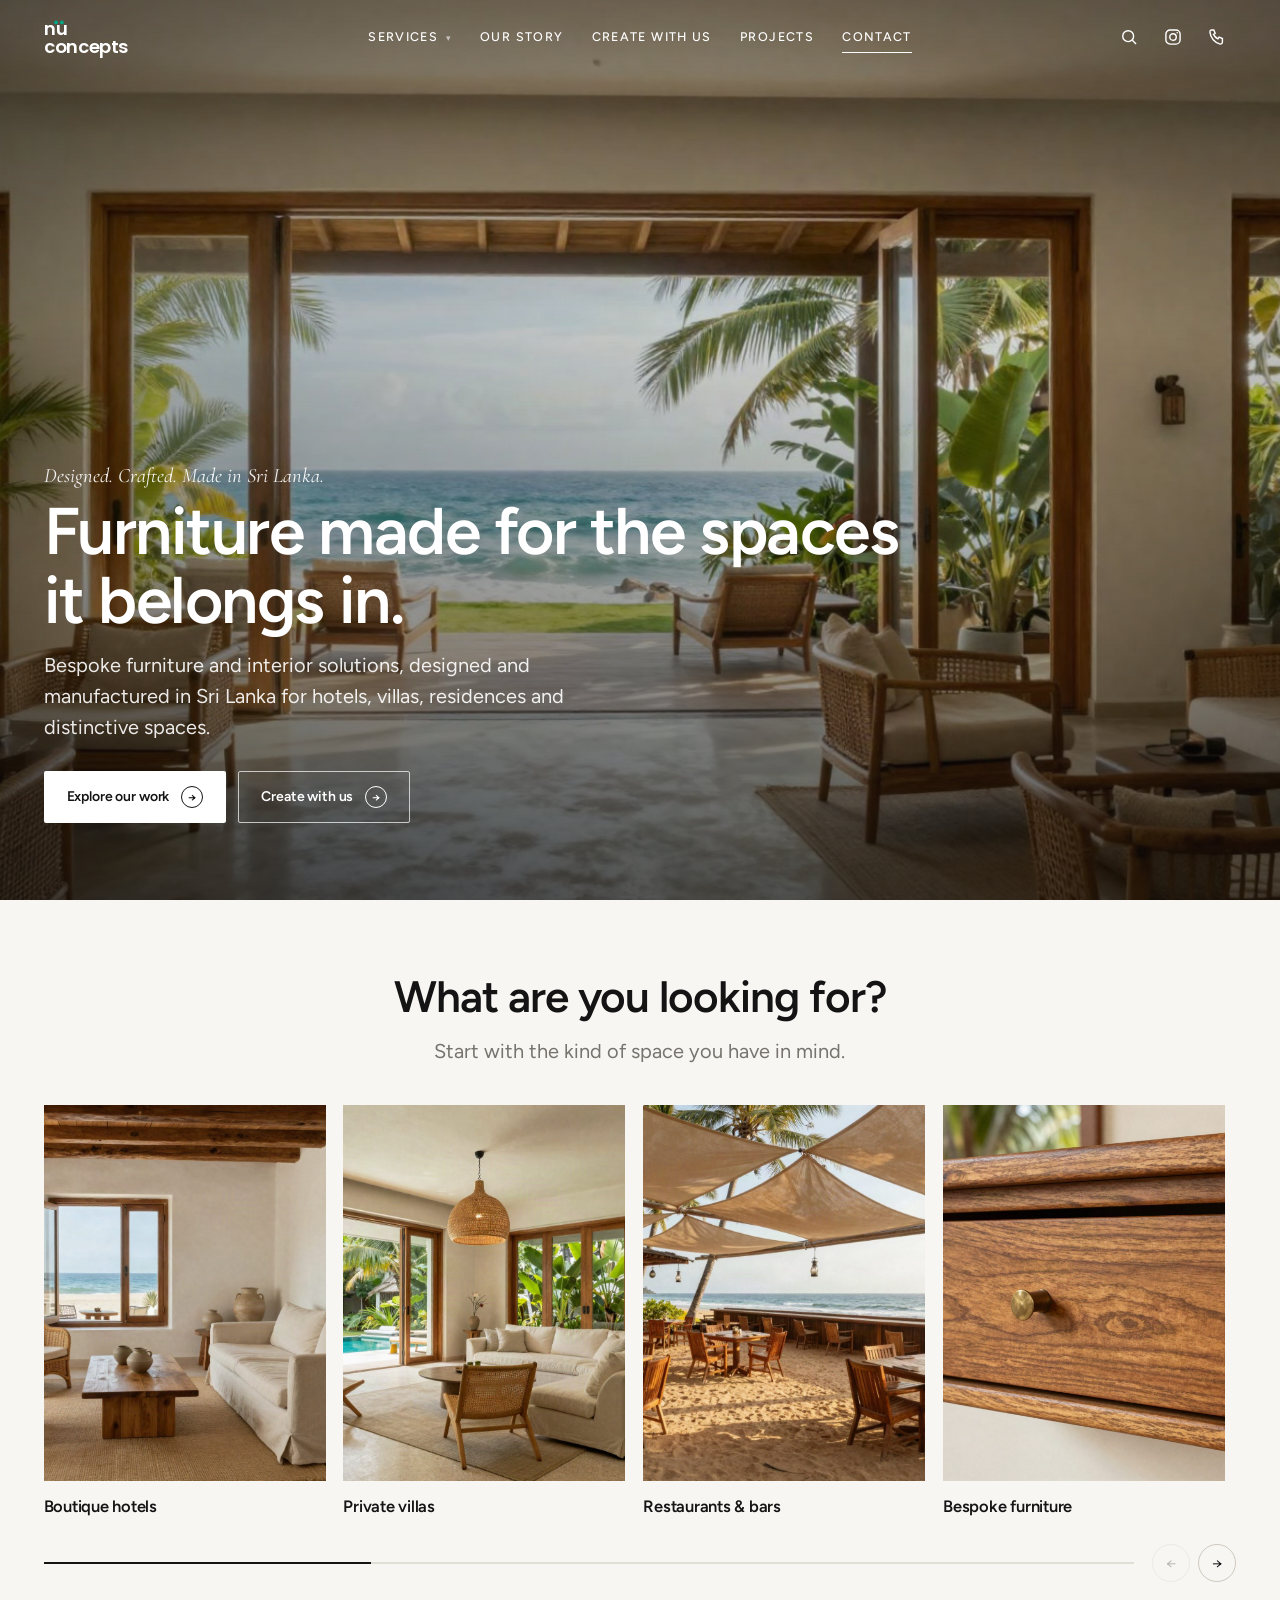
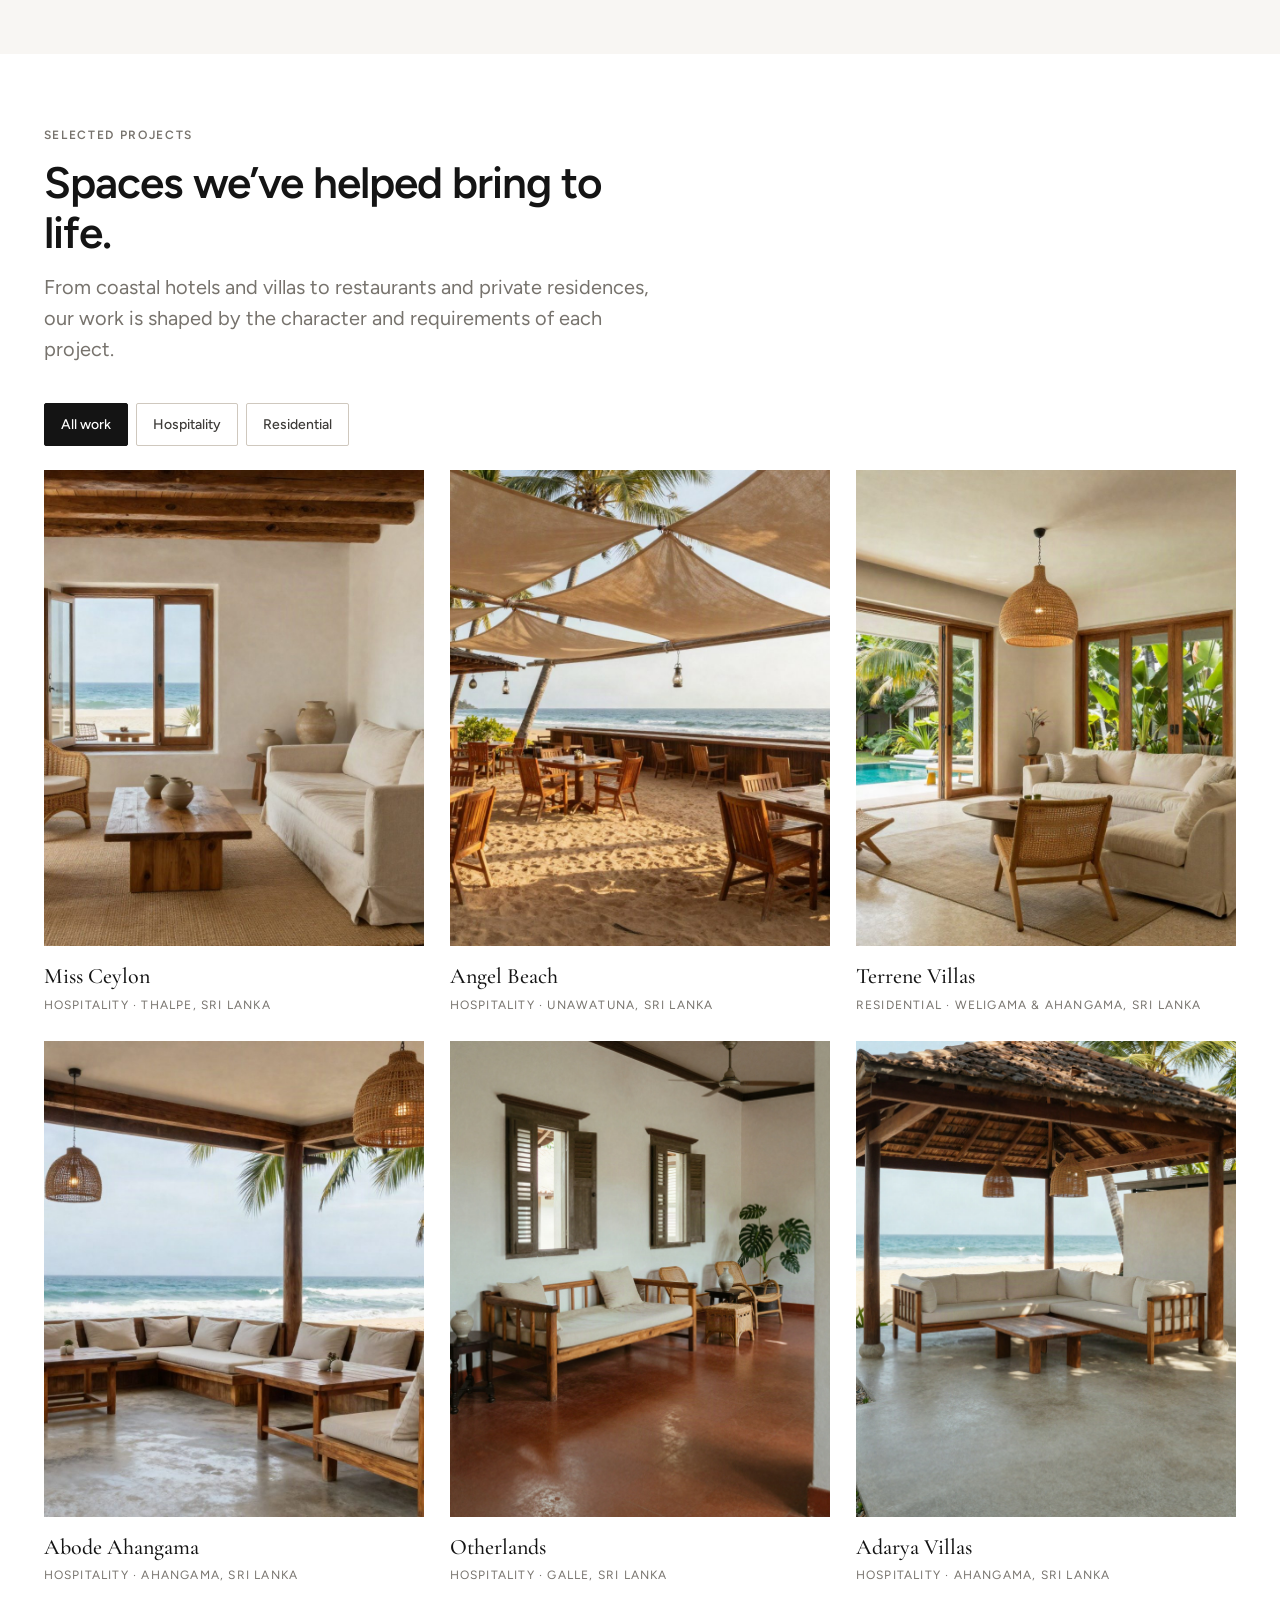
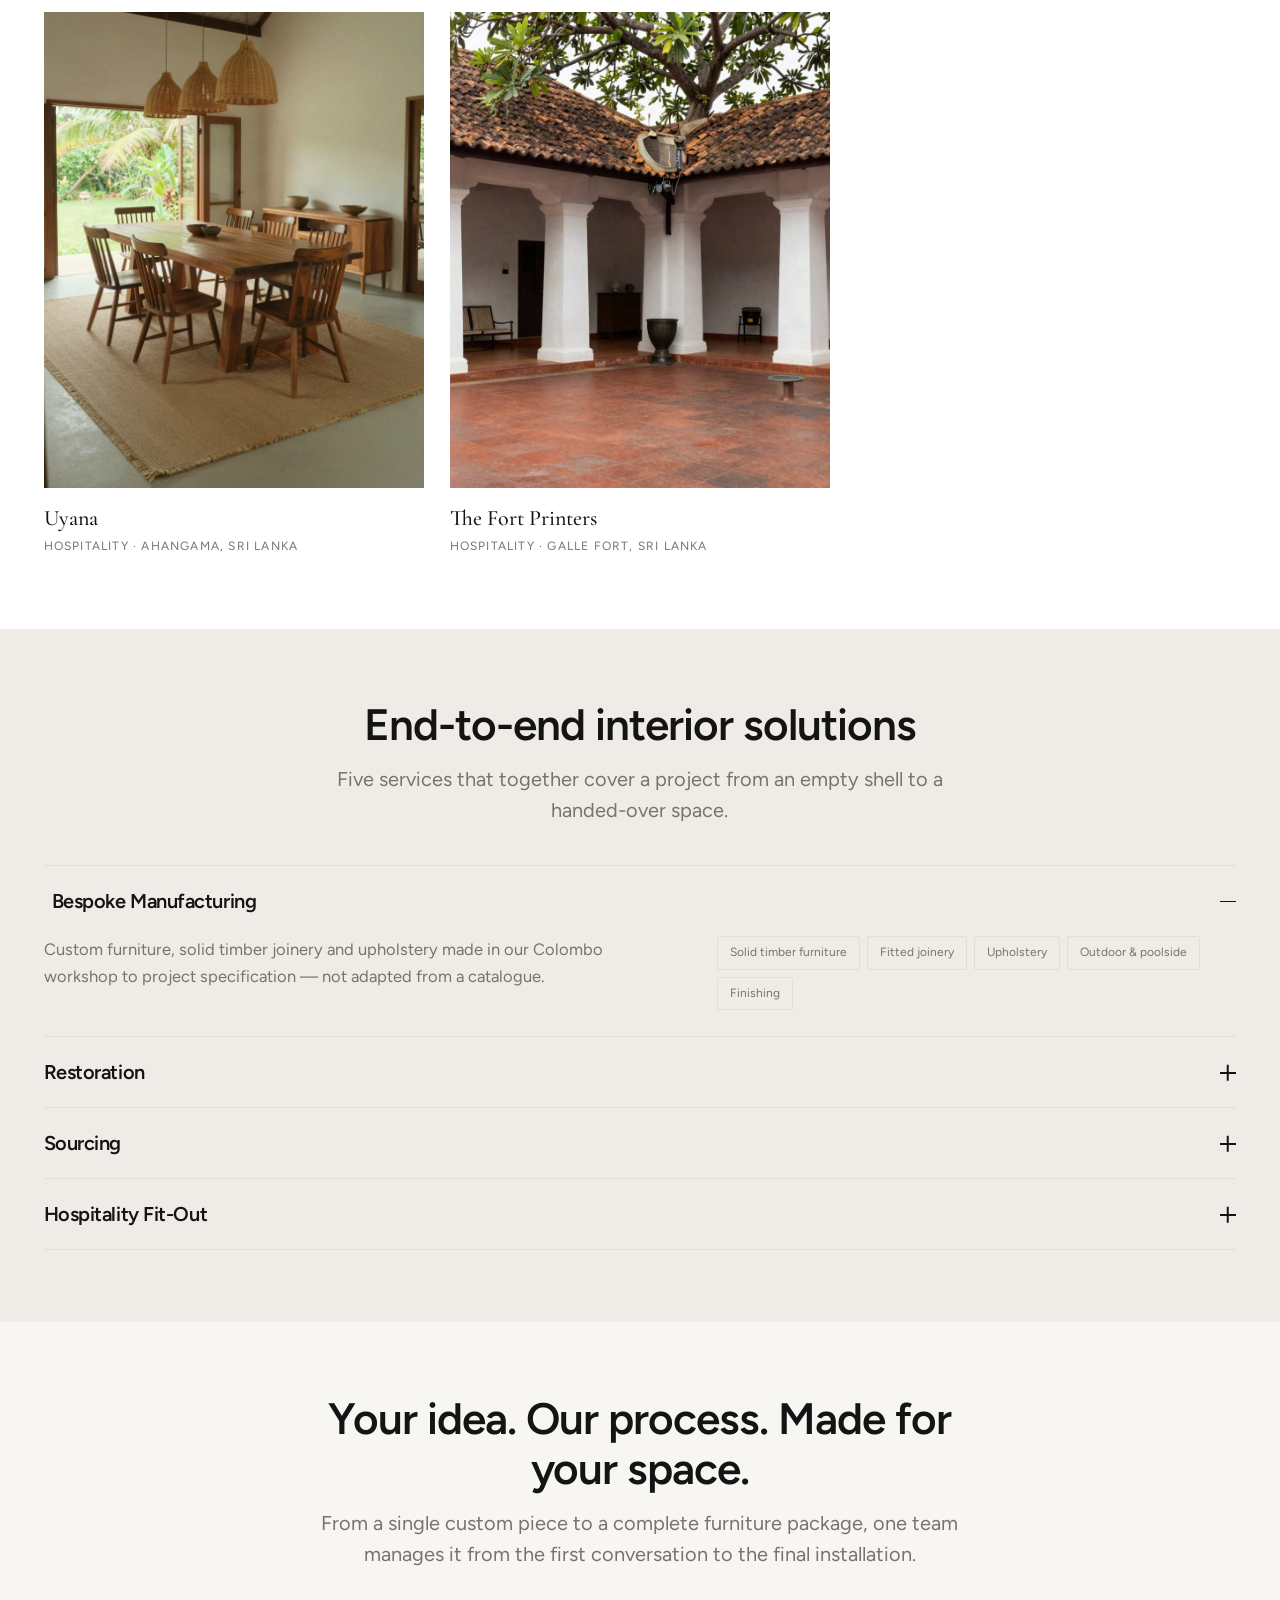
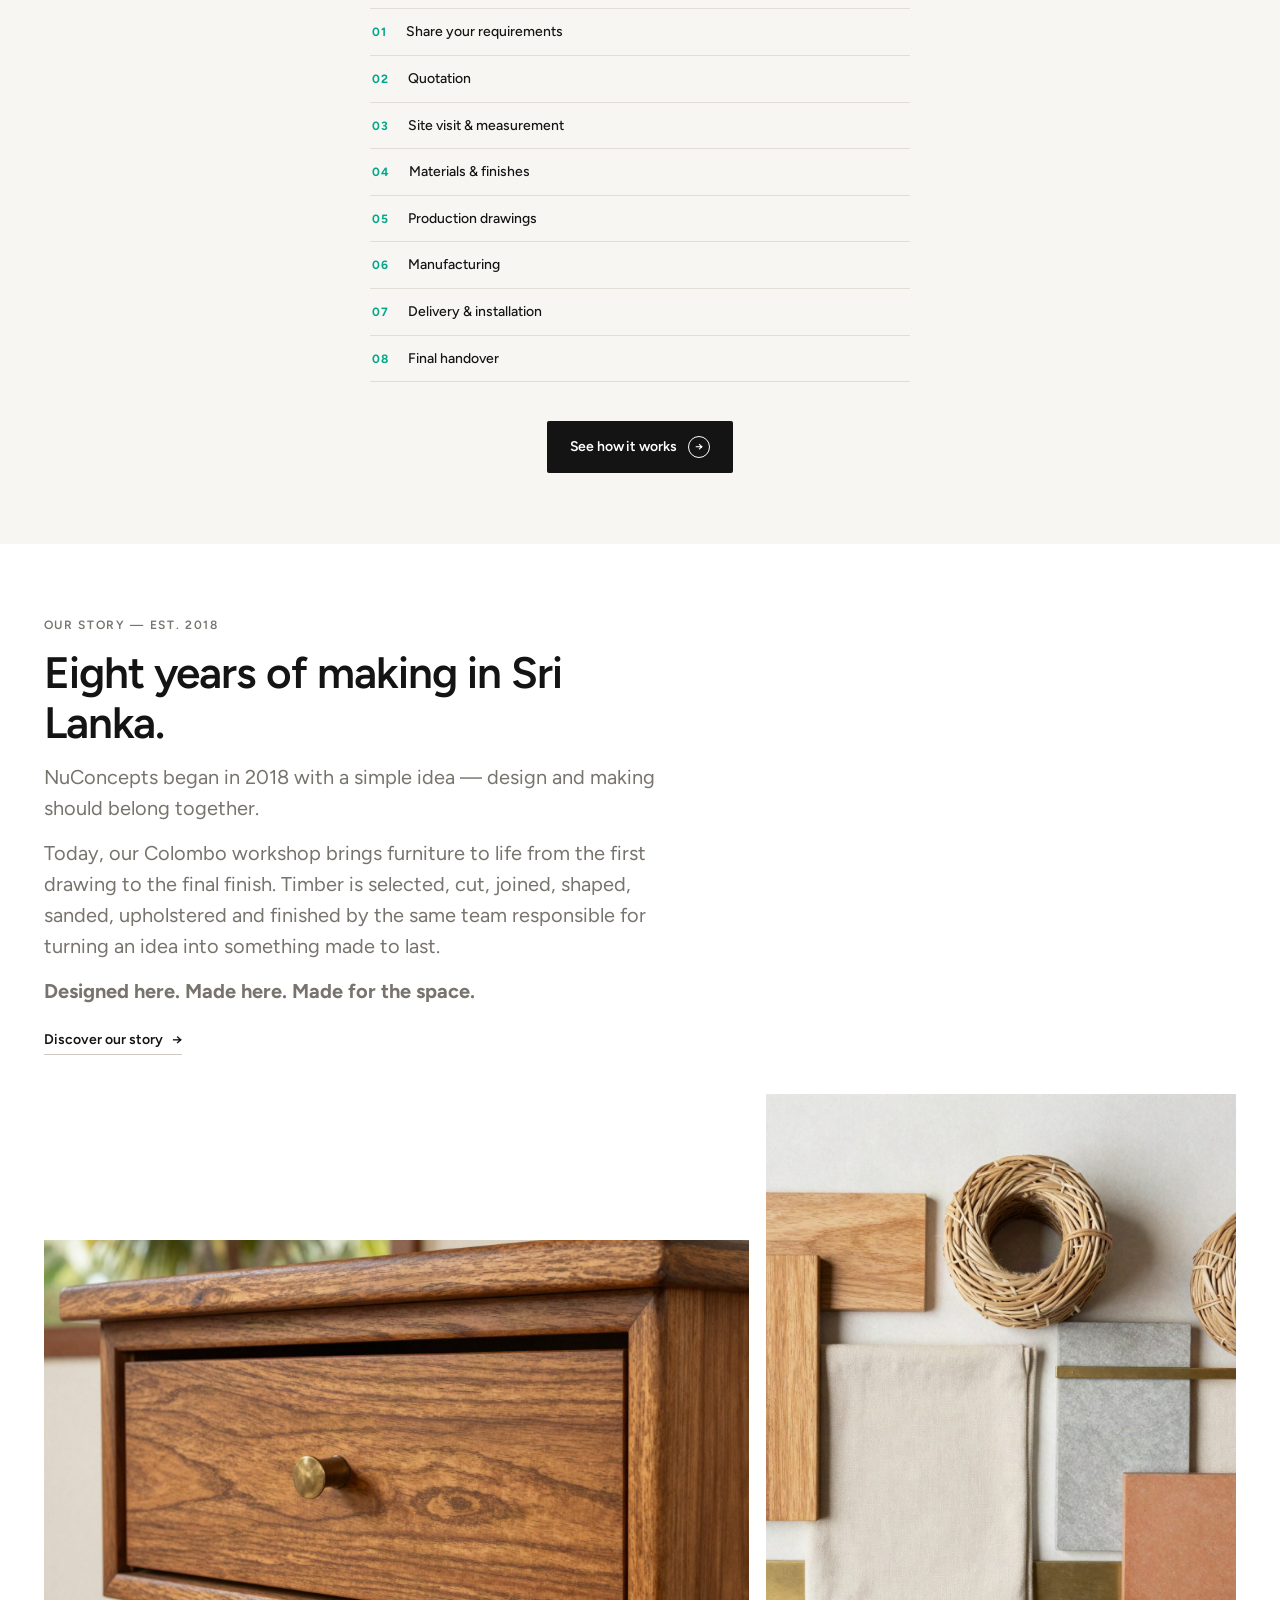
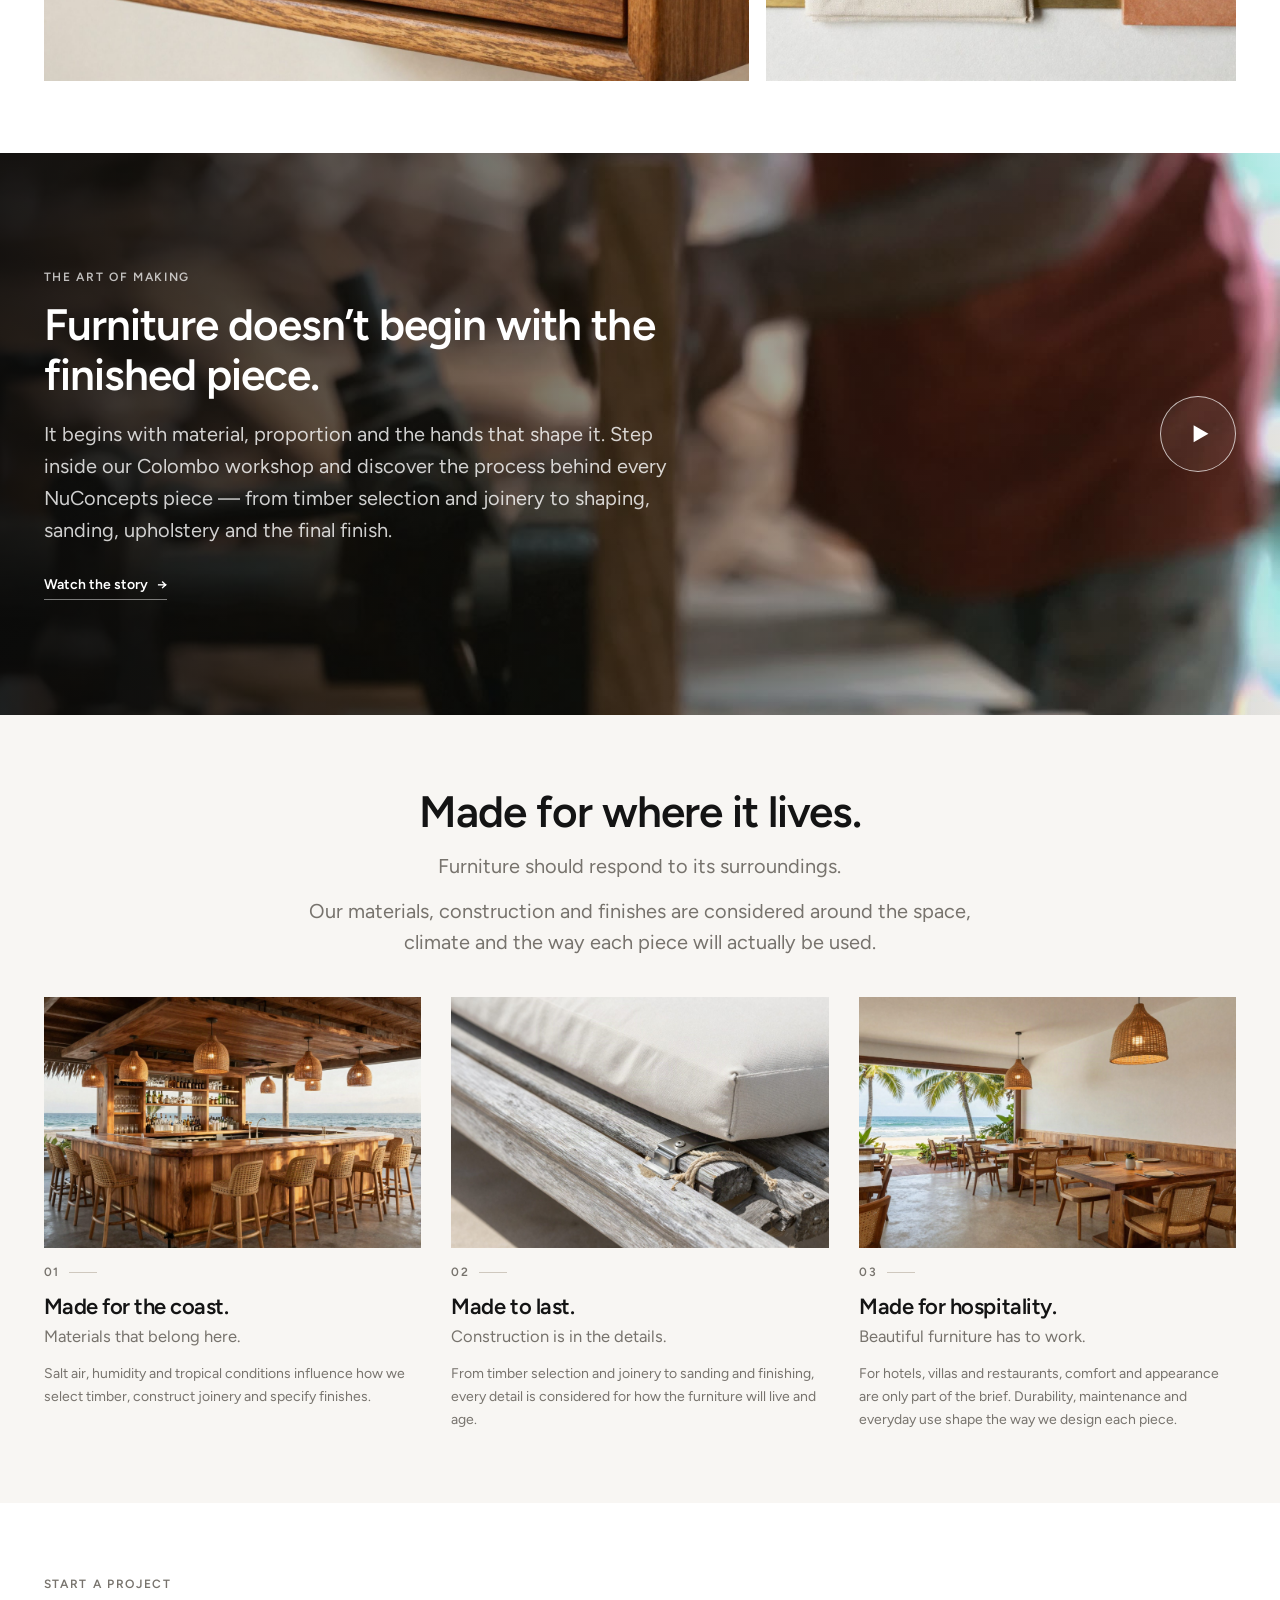
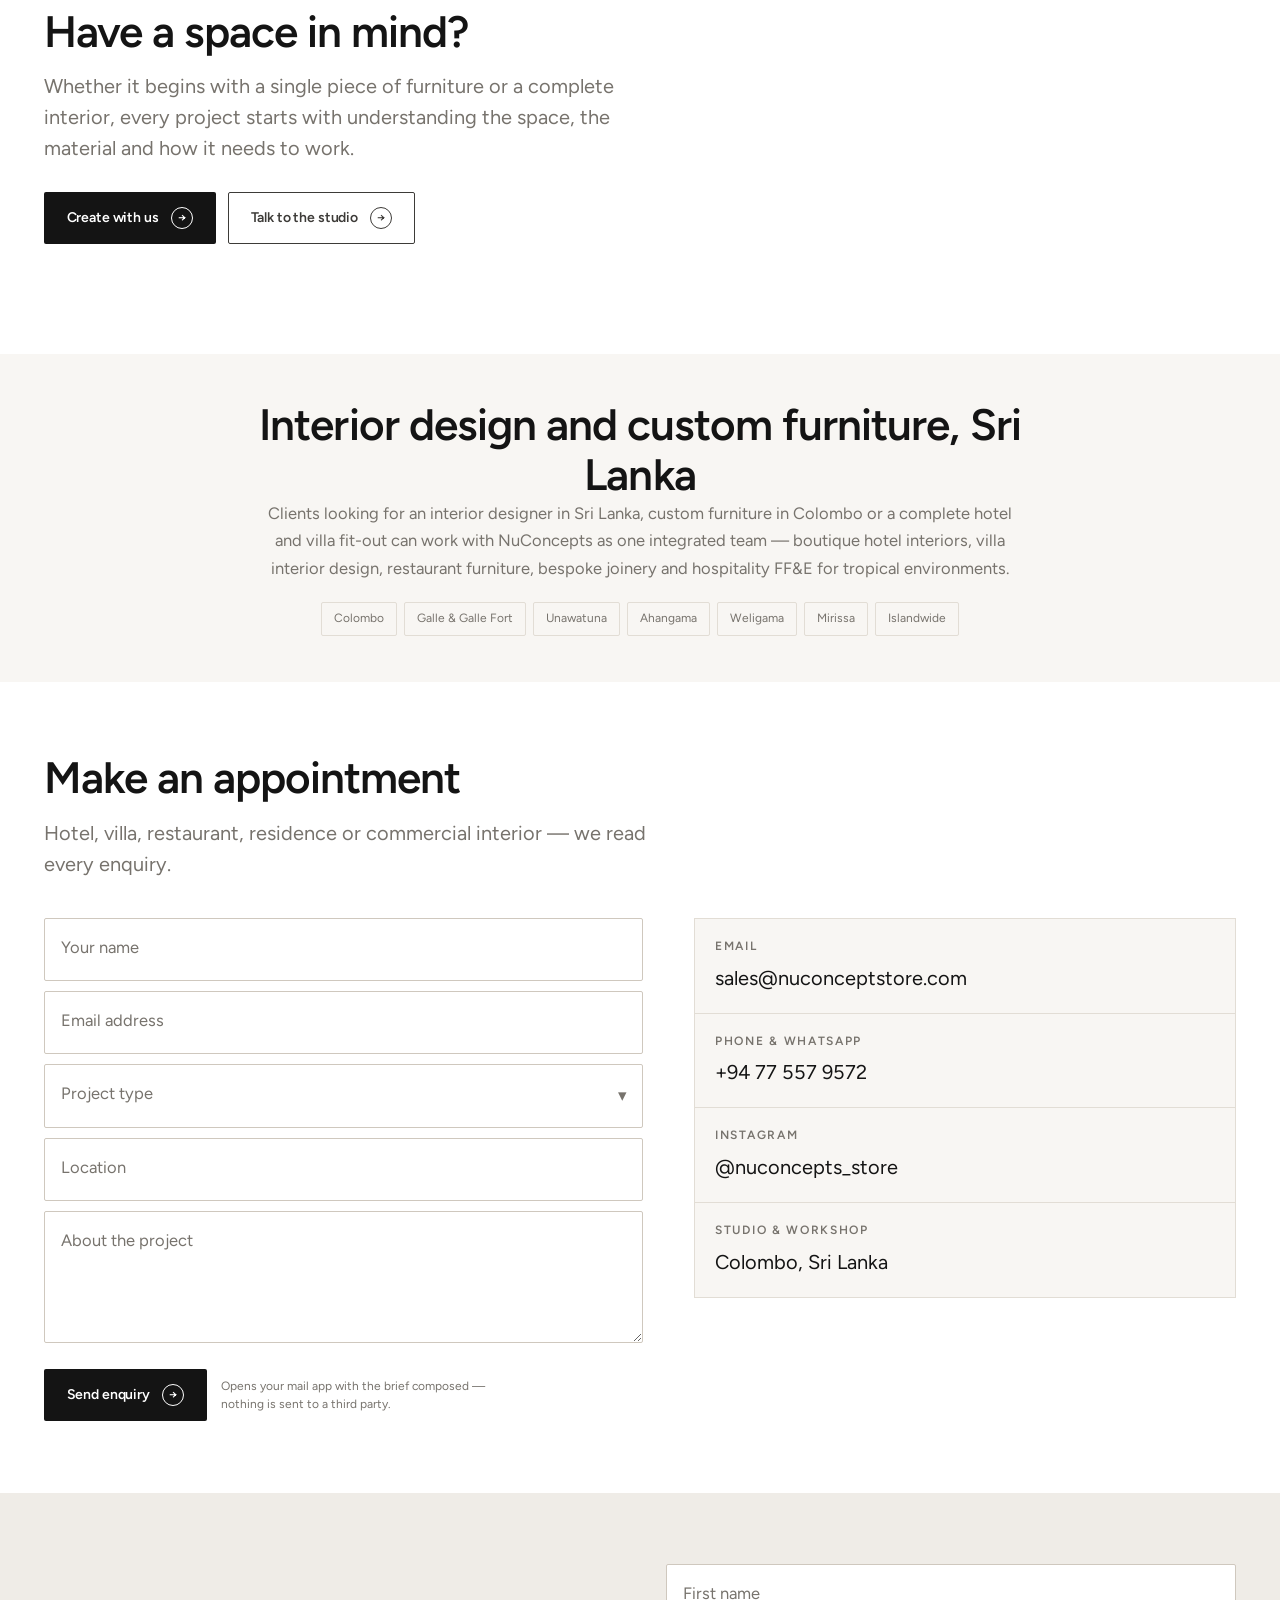
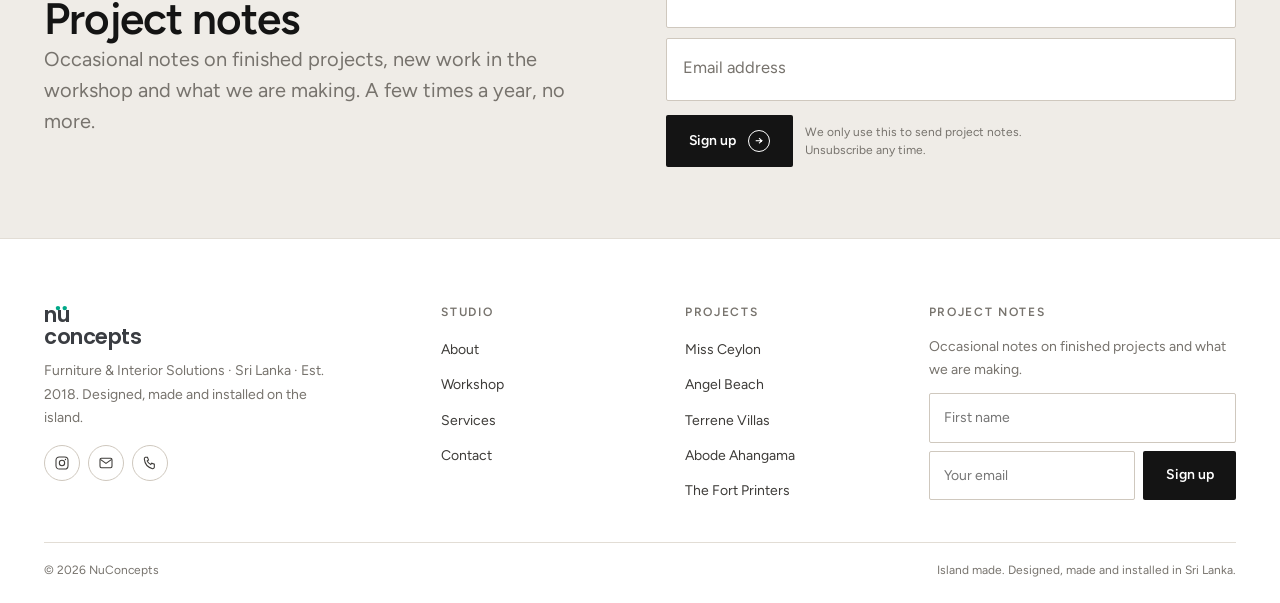
<file: index.html>
<!doctype html>
<html lang="en">
<head>
<meta charset="utf-8">
<script>document.documentElement.classList.add('js');</script>
<script>
/* Flags broken images. Attached before any <img> is parsed, so no error event
   can be missed. site.js turns the flag into the designed fallback panel.
   A "complete && naturalWidth === 0" sweep cannot be used instead: Chrome
   reports exactly that for lazy images it has merely deferred, which silently
   replaced good photographs with "missing image" panels on a cold load. */
document.addEventListener('error', function (e) {
  var t = e.target;
  if (t && t.tagName === 'IMG') t.setAttribute('data-img-error', '1');
}, true);
</script>
<script>
/* Preview-only noindex. This build is served both from the GitHub Pages
   preview and, later, from nuconceptstore.com. A static robots meta tag would
   follow it to production and deindex the real site, so the tag is added only
   on the *.github.io preview host. Nothing to remember to remove at launch. */
if (location.hostname.endsWith('github.io')) {
  document.head.insertAdjacentHTML('beforeend', '<meta name="robots" content="noindex,nofollow">');
}
</script>
<meta name="viewport" content="width=device-width, initial-scale=1">
<title>NuConcepts | Interior Design &amp; Custom Furniture, Sri Lanka</title>
<meta name="description" content="NuConcepts is a Sri Lankan interior design and bespoke furniture studio. Custom interiors, furniture manufacturing and hospitality fit-outs — designed in Colombo, made in our workshop, installed island-wide.">
<meta name="theme-color" content="#F8F6F3">
<link rel="canonical" href="https://nuconceptstore.com/">
<link rel="icon" href="assets/favicon.svg" type="image/svg+xml">

<meta property="og:type" content="website">
<meta property="og:title" content="NuConcepts | Interior Design &amp; Custom Furniture, Sri Lanka">
<meta property="og:description" content="Bespoke interiors, custom furniture and hospitality fit-outs — designed, made and installed in Sri Lanka.">
<meta property="og:url" content="https://nuconceptstore.com/">
<meta property="og:image" content="https://nuconceptstore.com/assets/images/hero.jpg">
<meta name="twitter:card" content="summary_large_image">

<link rel="preconnect" href="https://fonts.googleapis.com">
<link rel="preconnect" href="https://fonts.gstatic.com" crossorigin>
<link href="https://fonts.googleapis.com/css2?family=Cormorant+Garamond:ital,wght@0,400;0,500;0,600;1,400;1,500&family=Figtree:wght@300;400;500;600;700&family=Poppins:wght@500;600;700&display=swap" rel="stylesheet">
<link rel="stylesheet" href="style.css">

<script type="application/ld+json">
{
  "@context": "https://schema.org",
  "@type": "InteriorDesignBusiness",
  "name": "NuConcepts",
  "description": "Interior design, bespoke furniture manufacturing and hospitality fit-out studio in Sri Lanka.",
  "url": "https://nuconceptstore.com/",
  "email": "sales@nuconceptstore.com",
  "telephone": "+94775579572",
  "foundingDate": "2018",
  "address": { "@type": "PostalAddress", "addressLocality": "Colombo", "addressCountry": "LK" },
  "areaServed": "Sri Lanka",
  "sameAs": ["https://instagram.com/nuconcepts_store"]
}
</script>
</head>

<body class="hero-header">
<a class="skip-link" href="#main">Skip to content</a>
<div class="progress" aria-hidden="true"></div>

<header class="site-header">
  <div class="wrap header-inner">
    <a class="site-logo" href="index.html" aria-label="NuConcepts — home">
      <svg class="logo" viewBox="0 0 232 104" role="img" aria-label="nu concepts">
        <text class="logo-a" x="0" y="46">nu</text>
        <circle class="logo-dot" cx="33" cy="12" r="5.2"/>
        <circle class="logo-dot" cx="49" cy="12" r="5.2"/>
        <text class="logo-b" x="0" y="96">concepts</text>
      </svg>
    </a>

    <nav class="main-nav" aria-label="Primary">
      <div class="has-sub">
        <a href="#services" aria-haspopup="true" aria-expanded="false">Services <i aria-hidden="true">&#9662;</i></a>
        <div class="sub">
          <a href="#services">Bespoke Manufacturing</a>
          <a href="#services">Restoration</a>
          <a href="#services">Sourcing</a>
          <a href="#services">Hospitality Fit-Out</a>
        </div>
      </div>
      <a href="#about">Our Story</a>
      <a href="create.html">Create With Us</a>
      <a href="#work">Projects</a>
      <a href="#contact">Contact</a>
    </nav>

    <div class="header-actions">
      <button class="icon-btn" id="searchOpen" aria-label="Search" aria-expanded="false">
        <svg viewBox="0 0 24 24" fill="none" stroke="currentColor" stroke-width="1.7"><circle cx="11" cy="11" r="6.5"/><path d="M16 16l4.5 4.5"/></svg>
      </button>
      <a class="icon-btn" href="https://instagram.com/nuconcepts_store" target="_blank" rel="noopener" aria-label="Instagram">
        <svg viewBox="0 0 24 24" fill="none" stroke="currentColor" stroke-width="1.7"><rect x="3.5" y="3.5" width="17" height="17" rx="5"/><circle cx="12" cy="12" r="3.9"/><circle cx="17.1" cy="6.9" r="1" fill="currentColor" stroke="none"/></svg>
      </a>
      <a class="icon-btn" href="tel:+94775579572" aria-label="Call the studio">
        <svg viewBox="0 0 24 24" fill="none" stroke="currentColor" stroke-width="1.7"><path d="M5 3.5h3.2l1.6 4-2 1.4a12 12 0 0 0 5.3 5.3l1.4-2 4 1.6V18a2.5 2.5 0 0 1-2.7 2.5A16.5 16.5 0 0 1 3.5 6.2 2.5 2.5 0 0 1 5 3.5z"/></svg>
      </a>
      <button class="menu-toggle" aria-label="Menu" aria-expanded="false" aria-controls="nav-overlay">
        <i></i><i></i><i></i>
      </button>
    </div>
  </div>
</header>

<!-- Search — a real index of the page, so the icon is not decoration. -->
<div class="search-panel" id="searchPanel" aria-hidden="true" role="dialog" aria-label="Search">
  <div class="wrap search-inner">
    <label class="sr-only" for="searchInput">Search this site</label>
    <input id="searchInput" type="search" placeholder="What can we help you find?" autocomplete="off">
    <button class="icon-btn" id="searchClose" aria-label="Close search">
      <svg viewBox="0 0 24 24" fill="none" stroke="currentColor" stroke-width="1.7"><path d="M6 6l12 12M18 6L6 18"/></svg>
    </button>
    <ul class="search-results" id="searchResults"></ul>
  </div>
</div>

<div class="nav-overlay" id="nav-overlay" aria-hidden="true">
  <a class="big" href="#services">Services</a>
  <a class="big" href="#about">Our Story</a>
  <a class="big" href="create.html">Create With Us</a>
  <a class="big" href="#work">Projects</a>
  <a class="big" href="#contact">Contact</a>
  <div class="nav-overlay-foot">
    <a href="mailto:sales@nuconceptstore.com">sales@nuconceptstore.com</a>
    <a href="tel:+94775579572">+94 77 557 9572</a>
    <a href="https://instagram.com/nuconcepts_store" target="_blank" rel="noopener">Instagram</a>
  </div>
</div>

<main id="main">

<!-- HERO ------------------------------------------------------------------>
<section class="hero">
  <div class="hero-bg" data-parallax="0.14">
    <img src="assets/images/hero.jpg" alt="Bespoke tropical interior by NuConcepts, Sri Lanka" fetchpriority="high">
    <video class="hero-video" data-hero-video="assets/video/hero.webm,assets/video/hero.mp4"
           muted loop playsinline preload="none" aria-hidden="true" tabindex="-1"></video>
  </div>
  <!-- Until a real clip exists these give the still moving light and shadow,
       which is the part of the reference hero that reads as "alive". Both are
       hidden the moment a video actually plays. -->
  <span class="hero-light" aria-hidden="true"></span>
  <span class="hero-shade" aria-hidden="true"></span>
  <div class="hero-inner" data-reveal="fade">
    <p class="hero-eyebrow">Designed. Crafted. Made in Sri Lanka.</p>
    <h1>Furniture made for the spaces it belongs in.</h1>
    <p class="hero-lede">Bespoke furniture and interior solutions, designed and
       manufactured in Sri Lanka for hotels, villas, residences and distinctive
       spaces.</p>
    <div class="hero-actions">
      <a class="btn btn--light" href="#work">Explore our work <span class="btn__ico" aria-hidden="true">&rarr;</span></a>
      <a class="btn btn--onphoto" href="create.html">Create with us <span class="btn__ico" aria-hidden="true">&rarr;</span></a>
    </div>
  </div>
</section>

<!-- BROWSE ---------------------------------------------------------------->
<section class="section" id="browse">
  <div class="wrap">
    <div class="head" data-reveal="fade">
      <h2>What are you looking for?</h2>
      <p class="lede">Start with the kind of space you have in mind.</p>
    </div>

    <!-- Swipe on touch, arrows and a progress bar on a mouse. Tiles that name
         a portfolio category drive the filter below rather than adding a
         second control to learn. -->
    <div class="rail" data-rail data-reveal>
      <ul class="rail-track">
        <li><a class="tile zoom" href="#work" data-go-filter="hospitality">
          <span class="media"><img loading="lazy" src="assets/images/projects/miss-ceylon-hero.jpg" alt="Boutique hotel interior"></span>
          <span class="tile__label">Boutique hotels <i aria-hidden="true">&rarr;</i></span>
        </a></li>
        <li><a class="tile zoom" href="#work" data-go-filter="residential">
          <span class="media"><img loading="lazy" src="assets/images/projects/terrene-villas-hero.jpg" alt="Private villa interior"></span>
          <span class="tile__label">Private villas <i aria-hidden="true">&rarr;</i></span>
        </a></li>
        <li><a class="tile zoom" href="#work" data-go-filter="hospitality">
          <span class="media"><img loading="lazy" src="assets/images/projects/angel-beach-hero.jpg" alt="Restaurant and beach club interior"></span>
          <span class="tile__label">Restaurants &amp; bars <i aria-hidden="true">&rarr;</i></span>
        </a></li>
        <li><a class="tile zoom" href="#services">
          <span class="media"><img loading="lazy" src="assets/images/projects/miss-ceylon-03.jpg" alt="Bespoke timber joinery detail"></span>
          <span class="tile__label">Bespoke furniture <i aria-hidden="true">&rarr;</i></span>
        </a></li>
        <li><a class="tile zoom" href="#film">
          <span class="media"><img loading="lazy" src="assets/images/workshop.jpg" alt="The NuConcepts workshop in Colombo"></span>
          <span class="tile__label">The workshop <i aria-hidden="true">&rarr;</i></span>
        </a></li>
        <li><a class="tile zoom" href="#work" data-go-filter="hospitality">
          <span class="media"><img loading="lazy" src="assets/images/projects/the-fort-printers-01.jpg" alt="Heritage interior in Galle Fort"></span>
          <span class="tile__label">Heritage fit-out <i aria-hidden="true">&rarr;</i></span>
        </a></li>
      </ul>
      <div class="rail-foot">
        <div class="rail-bar" aria-hidden="true"><i></i></div>
        <div class="rail-btns">
          <button type="button" class="rail-btn" data-rail-prev aria-label="Scroll left">&larr;</button>
          <button type="button" class="rail-btn" data-rail-next aria-label="Scroll right">&rarr;</button>
        </div>
      </div>
    </div>
  </div>
</section>

<!-- WORK ------------------------------------------------------------------>
<section class="section section--white" id="work">
  <div class="wrap">
    <div class="head head--left" data-reveal="fade">
      <p class="eyebrow">Selected projects</p>
      <h2>Spaces we&rsquo;ve helped bring to life.</h2>
      <p class="lede">From coastal hotels and villas to restaurants and private residences,
         our work is shaped by the character and requirements of each project.</p>
    </div>

    <div class="filters" role="group" aria-label="Filter projects" data-reveal="fade">
      <button class="filter is-on" data-filter="all" aria-pressed="true">All work</button>
      <button class="filter" data-filter="hospitality" aria-pressed="false">Hospitality</button>
      <button class="filter" data-filter="residential" aria-pressed="false">Residential</button>
    </div>

    <div class="work-grid">
      <a class="work-card zoom" href="projects/miss-ceylon.html" data-tags="hospitality" data-reveal>
        <span class="media"><img loading="lazy" src="assets/images/projects/miss-ceylon-hero.jpg" alt="Miss Ceylon boutique hotel interior in Thalpe, Sri Lanka"></span>
        <h3>Miss Ceylon</h3>
        <p class="work-card__meta">Hospitality &middot; Thalpe, Sri Lanka</p>
      </a>
      <a class="work-card zoom" href="projects/angel-beach.html" data-tags="hospitality" data-reveal style="--d:80ms">
        <span class="media"><img loading="lazy" src="assets/images/projects/angel-beach-hero.jpg" alt="Angel Beach club and restaurant interior in Unawatuna, Sri Lanka"></span>
        <h3>Angel Beach</h3>
        <p class="work-card__meta">Hospitality &middot; Unawatuna, Sri Lanka</p>
      </a>
      <a class="work-card zoom" href="projects/terrene-villas.html" data-tags="residential" data-reveal style="--d:160ms">
        <span class="media"><img loading="lazy" src="assets/images/projects/terrene-villas-hero.jpg" alt="Terrene Villas interior in Weligama and Ahangama, Sri Lanka"></span>
        <h3>Terrene Villas</h3>
        <p class="work-card__meta">Residential &middot; Weligama &amp; Ahangama, Sri Lanka</p>
      </a>
      <a class="work-card zoom" href="projects/abode-ahangama.html" data-tags="hospitality" data-reveal>
        <span class="media"><img loading="lazy" src="assets/images/projects/abode-ahangama-hero.jpg" alt="Abode Ahangama beachfront hotel interior in Ahangama, Sri Lanka"></span>
        <h3>Abode Ahangama</h3>
        <p class="work-card__meta">Hospitality &middot; Ahangama, Sri Lanka</p>
      </a>
      <div class="work-card" data-tags="hospitality" data-reveal style="--d:80ms">
        <span class="media"><img loading="lazy" src="assets/images/projects/otherlands-hero.jpg" alt="Otherlands boutique hotel lounge interior in Galle Fort, Sri Lanka"></span>
        <h3>Otherlands</h3>
        <p class="work-card__meta">Hospitality &middot; Galle, Sri Lanka</p>
      </div>
      <div class="work-card" data-tags="hospitality" data-reveal style="--d:160ms">
        <span class="media"><img loading="lazy" src="assets/images/projects/adarya-villas-hero.jpg" alt="Adarya Villas beachfront living pavilion in Ahangama, Sri Lanka"></span>
        <h3>Adarya Villas</h3>
        <p class="work-card__meta">Hospitality &middot; Ahangama, Sri Lanka</p>
      </div>
      <div class="work-card" data-tags="hospitality" data-reveal>
        <span class="media"><img loading="lazy" src="assets/images/projects/uyana-hero.jpg" alt="Uyana garden-facing dining room in Ahangama, Sri Lanka"></span>
        <h3>Uyana</h3>
        <p class="work-card__meta">Hospitality &middot; Ahangama, Sri Lanka</p>
      </div>
      <a class="work-card zoom" href="projects/the-fort-printers.html" data-tags="hospitality" data-reveal style="--d:80ms">
        <span class="media"><img loading="lazy" src="assets/images/projects/the-fort-printers-hero.jpg" alt="The Fort Printers heritage hotel interior in Galle Fort, Sri Lanka"></span>
        <h3>The Fort Printers</h3>
        <p class="work-card__meta">Hospitality &middot; Galle Fort, Sri Lanka</p>
      </a>
    </div>
  </div>
</section>

<!-- SERVICES -------------------------------------------------------------->
<section class="section section--stone" id="services">
  <div class="wrap">
    <div class="head" data-reveal="fade">
      <h2>End-to-end interior solutions</h2>
      <p class="lede">Five services that together cover a project from an empty shell to a handed-over space.</p>
    </div>
    <div class="svc" data-reveal="fade">
      <div class="svc-row is-open">
        <button class="svc-head" type="button"><h3>Bespoke Manufacturing</h3><span class="plus" aria-hidden="true"></span></button>
        <div class="svc-body"><div><div class="svc-detail">
          <p>Custom furniture, solid timber joinery and upholstery made in our Colombo
             workshop to project specification — not adapted from a catalogue.</p>
          <div class="svc-tags"><span>Solid timber furniture</span><span>Fitted joinery</span><span>Upholstery</span><span>Outdoor &amp; poolside</span><span>Finishing</span></div>
        </div></div></div>
      </div>
      <div class="svc-row">
        <button class="svc-head" type="button"><h3>Restoration</h3><span class="plus" aria-hidden="true"></span></button>
        <div class="svc-body"><div><div class="svc-detail">
          <p>Bringing existing and inherited pieces back into use — structural repair,
             refinishing and re-upholstery, with new work matched to the old where a
             piece has to be extended or completed.</p>
          <div class="svc-tags"><span>Structural repair</span><span>Refinishing</span><span>Re-upholstery</span><span>Timber matching</span><span>Heritage pieces</span></div>
        </div></div></div>
      </div>
      <div class="svc-row">
        <button class="svc-head" type="button"><h3>Sourcing</h3><span class="plus" aria-hidden="true"></span></button>
        <div class="svc-body"><div><div class="svc-detail">
          <p>Kitchens, stone, flooring, hardware and accessories sourced locally and
             globally, so a scheme can be completed from one place even where the
             island cannot supply the piece.</p>
          <div class="svc-tags"><span>Italian kitchens</span><span>Marble &amp; stone</span><span>Flooring</span><span>Hardware</span><span>Accessories</span></div>
        </div></div></div>
      </div>
      <div class="svc-row">
        <button class="svc-head" type="button"><h3>Hospitality Fit-Out</h3><span class="plus" aria-hidden="true"></span></button>
        <div class="svc-body"><div><div class="svc-detail">
          <p>Hotel, villa, restaurant and beach club interiors — guestrooms, public
             spaces, F&amp;B areas and pool decks, detailed for heavy use in a tropical
             climate.</p>
          <div class="svc-tags"><span>Guestrooms</span><span>Public areas</span><span>F&amp;B</span><span>Pool decks</span><span>FF&amp;E packages</span></div>
        </div></div></div>
      </div>
    </div>
  </div>
</section>

<!-- PROCESS --------------------------------------------------------------->
<section class="section" id="create">
  <div class="wrap">
    <div class="head" data-reveal="fade">
      <h2>Your idea. Our process. Made for your space.</h2>
      <p class="lede">From a single custom piece to a complete furniture package, one
         team manages it from the first conversation to the final installation.</p>
    </div>
    <ol class="miniflow" data-reveal>
      <li><span>01</span>Share your requirements</li>
      <li><span>02</span>Quotation</li>
      <li><span>03</span>Site visit &amp; measurement</li>
      <li><span>04</span>Materials &amp; finishes</li>
      <li><span>05</span>Production drawings</li>
      <li><span>06</span>Manufacturing</li>
      <li><span>07</span>Delivery &amp; installation</li>
      <li><span>08</span>Final handover</li>
    </ol>
    <p class="miniflow-cta" data-reveal><a class="btn btn--solid" href="create.html">See how it works <span class="btn__ico" aria-hidden="true">&rarr;</span></a></p>
  </div>
</section>

<!-- STORY ----------------------------------------------------------------->
<section class="section section--white" id="about">
  <div class="wrap">
    <div class="head head--left" data-reveal="fade">
      <p class="eyebrow">Our story &mdash; Est. 2018</p>
      <h2>Eight years of making in Sri Lanka.</h2>
      <p class="lede">NuConcepts began in 2018 with a simple idea &mdash; design and making
         should belong together.</p>
      <p class="lede">Today, our Colombo workshop brings furniture to life from the first
         drawing to the final finish. Timber is selected, cut, joined, shaped, sanded,
         upholstered and finished by the same team responsible for turning an idea into
         something made to last.</p>
      <p class="lede"><strong>Designed here. Made here. Made for the space.</strong></p>
      <p style="margin-top:18px"><a class="tlink" href="#film">Discover our story <i aria-hidden="true">&rarr;</i></a></p>
    </div>
    <div class="story-grid">
      <figure class="story-a" data-reveal><div class="media zoom"><img loading="lazy" src="assets/images/projects/miss-ceylon-03.jpg" alt="Hand-cut teak joinery detail"></div></figure>
      <figure class="story-b" data-reveal style="--d:120ms"><div class="media zoom"><img loading="lazy" src="assets/images/projects/miss-ceylon-06.jpg" alt="Timber, rattan, linen and stone material palette"></div></figure>
    </div>
  </div>
</section>

<!-- FILM ------------------------------------------------------------------>
<section class="film" id="film">
  <img class="film-bg" loading="lazy" src="assets/images/story-band.jpg" alt="">
  <div class="wrap film-inner">
    <div class="film-copy" data-reveal="fade">
      <p class="eyebrow">The art of making</p>
      <h2>Furniture doesn&rsquo;t begin with the finished piece.</h2>
      <p class="film-lede">It begins with material, proportion and the hands that shape
         it. Step inside our Colombo workshop and discover the process behind every
         NuConcepts piece &mdash; from timber selection and joinery to shaping, sanding,
         upholstery and the final finish.</p>
      <!-- href is the clip itself, so this still works with no JS; the script
           upgrades it to an in-page player. -->
      <p><a class="tlink" href="assets/video/story.mp4" data-film>Watch the story
            <i aria-hidden="true">&rarr;</i></a></p>
    </div>
    <button class="film-play" type="button" data-film aria-label="Play the film">
      <svg viewBox="0 0 24 24" aria-hidden="true"><path d="M8 4.9l12.3 7.1L8 19.1z" fill="currentColor"/></svg>
    </button>
  </div>
</section>

<!-- NOTES ----------------------------------------------------------------->
<section class="section">
  <div class="wrap">
    <div class="head" data-reveal="fade">
      <h2>Made for where it lives.</h2>
      <p class="lede">Furniture should respond to its surroundings.</p>
      <p class="lede">Our materials, construction and finishes are considered around the
         space, climate and the way each piece will actually be used.</p>
    </div>
    <div class="notes">
      <article class="note" data-reveal>
        <div class="media zoom"><img loading="lazy" src="assets/images/projects/angel-beach-02.jpg" alt="Bar joinery in a beach club"></div>
        <p class="note-num">01</p>
        <h3>Made for the coast.</h3>
        <p class="note-sub">Materials that belong here.</p>
        <p>Salt air, humidity and tropical conditions influence how we select timber,
           construct joinery and specify finishes.</p>
      </article>
      <article class="note" data-reveal style="--d:100ms">
        <div class="media zoom"><img loading="lazy" src="assets/images/projects/angel-beach-06.jpg" alt="Weathered teak and canvas in coastal daylight"></div>
        <p class="note-num">02</p>
        <h3>Made to last.</h3>
        <p class="note-sub">Construction is in the details.</p>
        <p>From timber selection and joinery to sanding and finishing, every detail is
           considered for how the furniture will live and age.</p>
      </article>
      <article class="note" data-reveal style="--d:200ms">
        <div class="media zoom"><img loading="lazy" src="assets/images/projects/abode-ahangama-03.jpg" alt="Restaurant seating in a beachfront hotel"></div>
        <p class="note-num">03</p>
        <h3>Made for hospitality.</h3>
        <p class="note-sub">Beautiful furniture has to work.</p>
        <p>For hotels, villas and restaurants, comfort and appearance are only part of
           the brief. Durability, maintenance and everyday use shape the way we design
           each piece.</p>
      </article>
    </div>
  </div>
</section>

<!-- START A PROJECT ------------------------------------------------------>
<section class="section section--white" id="start">
  <div class="wrap">
    <div class="head head--left" data-reveal="fade">
      <p class="eyebrow">Start a project</p>
      <h2>Have a space in mind?</h2>
      <p class="lede">Whether it begins with a single piece of furniture or a complete
         interior, every project starts with understanding the space, the material and
         how it needs to work.</p>
      <div class="cta-row">
        <a class="btn btn--solid" href="create.html">Create with us <span class="btn__ico" aria-hidden="true">&rarr;</span></a>
        <a class="btn btn--line" href="#contact">Talk to the studio <span class="btn__ico" aria-hidden="true">&rarr;</span></a>
      </div>
    </div>
  </div>
</section>

<!-- SEO PROSE ------------------------------------------------------------->
<section class="section section--tight">
  <div class="wrap prose" data-reveal="fade">
    <h2>Interior design and custom furniture, Sri Lanka</h2>
    <p>Clients looking for an interior designer in Sri Lanka, custom furniture in Colombo
       or a complete hotel and villa fit-out can work with NuConcepts as one integrated
       team — boutique hotel interiors, villa interior design, restaurant furniture,
       bespoke joinery and hospitality FF&amp;E for tropical environments.</p>
    <div class="tagcloud">
      <span>Colombo</span><span>Galle &amp; Galle Fort</span><span>Unawatuna</span>
      <span>Ahangama</span><span>Weligama</span><span>Mirissa</span><span>Islandwide</span>
    </div>
  </div>
</section>

<!-- CONTACT --------------------------------------------------------------->
<section class="section section--white" id="contact">
  <div class="wrap">
    <div class="head head--left" data-reveal="fade">
      <h2>Make an appointment</h2>
      <p class="lede">Hotel, villa, restaurant, residence or commercial interior — we read every enquiry.</p>
    </div>
    <div class="contact-grid">
      <div data-reveal>
        <form class="form" novalidate data-mailto="sales@nuconceptstore.com">
          <div class="field">
            <input id="f-name" name="name" type="text" placeholder=" " autocomplete="name" required>
            <label for="f-name">Your name</label><span class="err"></span>
          </div>
          <div class="field">
            <input id="f-email" name="email" type="email" placeholder=" " autocomplete="email" required>
            <label for="f-email">Email address</label><span class="err"></span>
          </div>
          <div class="field">
            <select id="f-project" name="project">
              <option value=""></option>
              <option>Boutique hotel</option><option>Private villa</option>
              <option>Restaurant or bar</option><option>Private residence</option>
              <option>Commercial or office</option><option>Furniture only</option>
            </select>
            <label for="f-project">Project type</label>
            <span class="chev" aria-hidden="true">&#9662;</span>
          </div>
          <div class="field">
            <input id="f-location" name="location" type="text" placeholder=" ">
            <label for="f-location">Location</label>
          </div>
          <div class="field">
            <textarea id="f-message" name="message" placeholder=" " required></textarea>
            <label for="f-message">About the project</label><span class="err"></span>
          </div>
          <div class="form-foot">
            <button class="btn btn--solid" type="submit">Send enquiry <span class="btn__ico" aria-hidden="true">&rarr;</span></button>
            <p class="form-note">Opens your mail app with the brief composed — nothing is sent to a third party.</p>
          </div>
          <p class="form-status" role="status"></p>
        </form>
      </div>
      <div data-reveal style="--d:120ms">
        <div class="detail-list">
          <div><h4>Email</h4><a href="mailto:sales@nuconceptstore.com">sales@nuconceptstore.com</a></div>
          <div><h4>Phone &amp; WhatsApp</h4><a href="tel:+94775579572">+94 77 557 9572</a></div>
          <div><h4>Instagram</h4><a href="https://instagram.com/nuconcepts_store" target="_blank" rel="noopener">@nuconcepts_store</a></div>
          <div><h4>Studio &amp; workshop</h4><p>Colombo, Sri Lanka</p></div>
        </div>
      </div>
    </div>
  </div>
</section>

<!-- UPDATES --------------------------------------------------------------->
<section class="section section--stone" id="updates">
  <div class="wrap">
    <div class="signup" data-reveal>
      <div>
        <h2>Project notes</h2>
        <p class="lede">Occasional notes on finished projects, new work in the
           workshop and what we are making. A few times a year, no more.</p>
      </div>
      <!-- Add data-endpoint="https://..." to post to a real mailing-list
           provider; without one this falls back to composing an email. -->
      <form class="signup-form" novalidate data-subscribe="sales@nuconceptstore.com">
        <div class="field">
          <input id="s-name" name="name" type="text" placeholder=" " autocomplete="given-name" required>
          <label for="s-name">First name</label><span class="err"></span>
        </div>
        <div class="field">
          <input id="s-email" name="email" type="email" placeholder=" " autocomplete="email" required>
          <label for="s-email">Email address</label><span class="err"></span>
        </div>
        <div class="signup-foot">
          <button class="btn btn--solid" type="submit">Sign up <span class="btn__ico" aria-hidden="true">&rarr;</span></button>
          <p class="form-note">We only use this to send project notes. Unsubscribe any time.</p>
        </div>
        <p class="form-status" role="status"></p>
      </form>
    </div>
  </div>
</section>

</main>

<footer class="site-footer">
  <div class="wrap">
    <div class="foot-grid">
      <div class="foot-about">
        <span class="site-logo site-logo--foot"><svg class="logo" viewBox="0 0 232 104" role="img" aria-label="nu concepts">
        <text class="logo-a" x="0" y="46">nu</text>
        <circle class="logo-dot" cx="33" cy="12" r="5.2"/>
        <circle class="logo-dot" cx="49" cy="12" r="5.2"/>
        <text class="logo-b" x="0" y="96">concepts</text>
      </svg></span>
        <p>Furniture &amp; Interior Solutions &middot; Sri Lanka &middot; Est. 2018. Designed, made and installed on the island.</p>
        <div class="socials">
          <a href="https://instagram.com/nuconcepts_store" target="_blank" rel="noopener" aria-label="Instagram">
            <svg viewBox="0 0 24 24" fill="none" stroke="currentColor" stroke-width="1.6"><rect x="3" y="3" width="18" height="18" rx="5"/><circle cx="12" cy="12" r="4"/><circle cx="17.2" cy="6.8" r="1" fill="currentColor" stroke="none"/></svg>
          </a>
          <a href="mailto:sales@nuconceptstore.com" aria-label="Email">
            <svg viewBox="0 0 24 24" fill="none" stroke="currentColor" stroke-width="1.6"><rect x="3" y="5" width="18" height="14" rx="2"/><path d="M3.5 6.5l8.5 6 8.5-6"/></svg>
          </a>
          <a href="tel:+94775579572" aria-label="Phone">
            <svg viewBox="0 0 24 24" fill="none" stroke="currentColor" stroke-width="1.6"><path d="M5 3.5h3.2l1.6 4-2 1.4a12 12 0 0 0 5.3 5.3l1.4-2 4 1.6V18a2.5 2.5 0 0 1-2.7 2.5A16.5 16.5 0 0 1 3.5 6.2 2.5 2.5 0 0 1 5 3.5z"/></svg>
          </a>
        </div>
      </div>
      <div>
        <h4>Studio</h4>
        <ul>
          <li><a href="#about">About</a></li>
          <li><a href="#film">Workshop</a></li>
          <li><a href="#services">Services</a></li>
          <li><a href="#contact">Contact</a></li>
        </ul>
      </div>
      <div>
        <h4>Projects</h4>
        <ul>
          <li><a href="projects/miss-ceylon.html">Miss Ceylon</a></li>
          <li><a href="projects/angel-beach.html">Angel Beach</a></li>
          <li><a href="projects/terrene-villas.html">Terrene Villas</a></li>
          <li><a href="projects/abode-ahangama.html">Abode Ahangama</a></li>
          <li><a href="projects/the-fort-printers.html">The Fort Printers</a></li>
        </ul>
      </div>
      <div class="newsletter">
        <h4>Project notes</h4>
        <p>Occasional notes on finished projects and what we are making.</p>
        <form class="foot-signup" novalidate data-subscribe="sales@nuconceptstore.com">
          <input type="text" name="name" placeholder="First name" aria-label="First name" autocomplete="given-name" required>
          <input type="email" name="email" placeholder="Your email" aria-label="Your email" autocomplete="email" required>
          <button class="btn btn--solid" type="submit">Sign up</button>
          <p class="form-status" role="status"></p>
        </form>
      </div>
    </div>

    <div class="foot-bottom">
      <span>&copy; <span data-year>2026</span> NuConcepts</span>
      <span>Island made. Designed, made and installed in Sri Lanka.</span>
    </div>
  </div>
</footer>

<button class="to-top" aria-label="Back to top"><span aria-hidden="true">&uarr;</span></button>

<script src="site.js" defer></script>
<div class="film-box" aria-hidden="true">
  <button class="film-close" type="button" aria-label="Close the film">&times;</button>
  <div class="film-frame">
    <video class="film-video" controls playsinline preload="none"
           poster="assets/images/story-poster.jpg"
           data-film-src="assets/video/story.webm,assets/video/story.mp4"></video>
  </div>
</div>

</body>
</html>
</file>
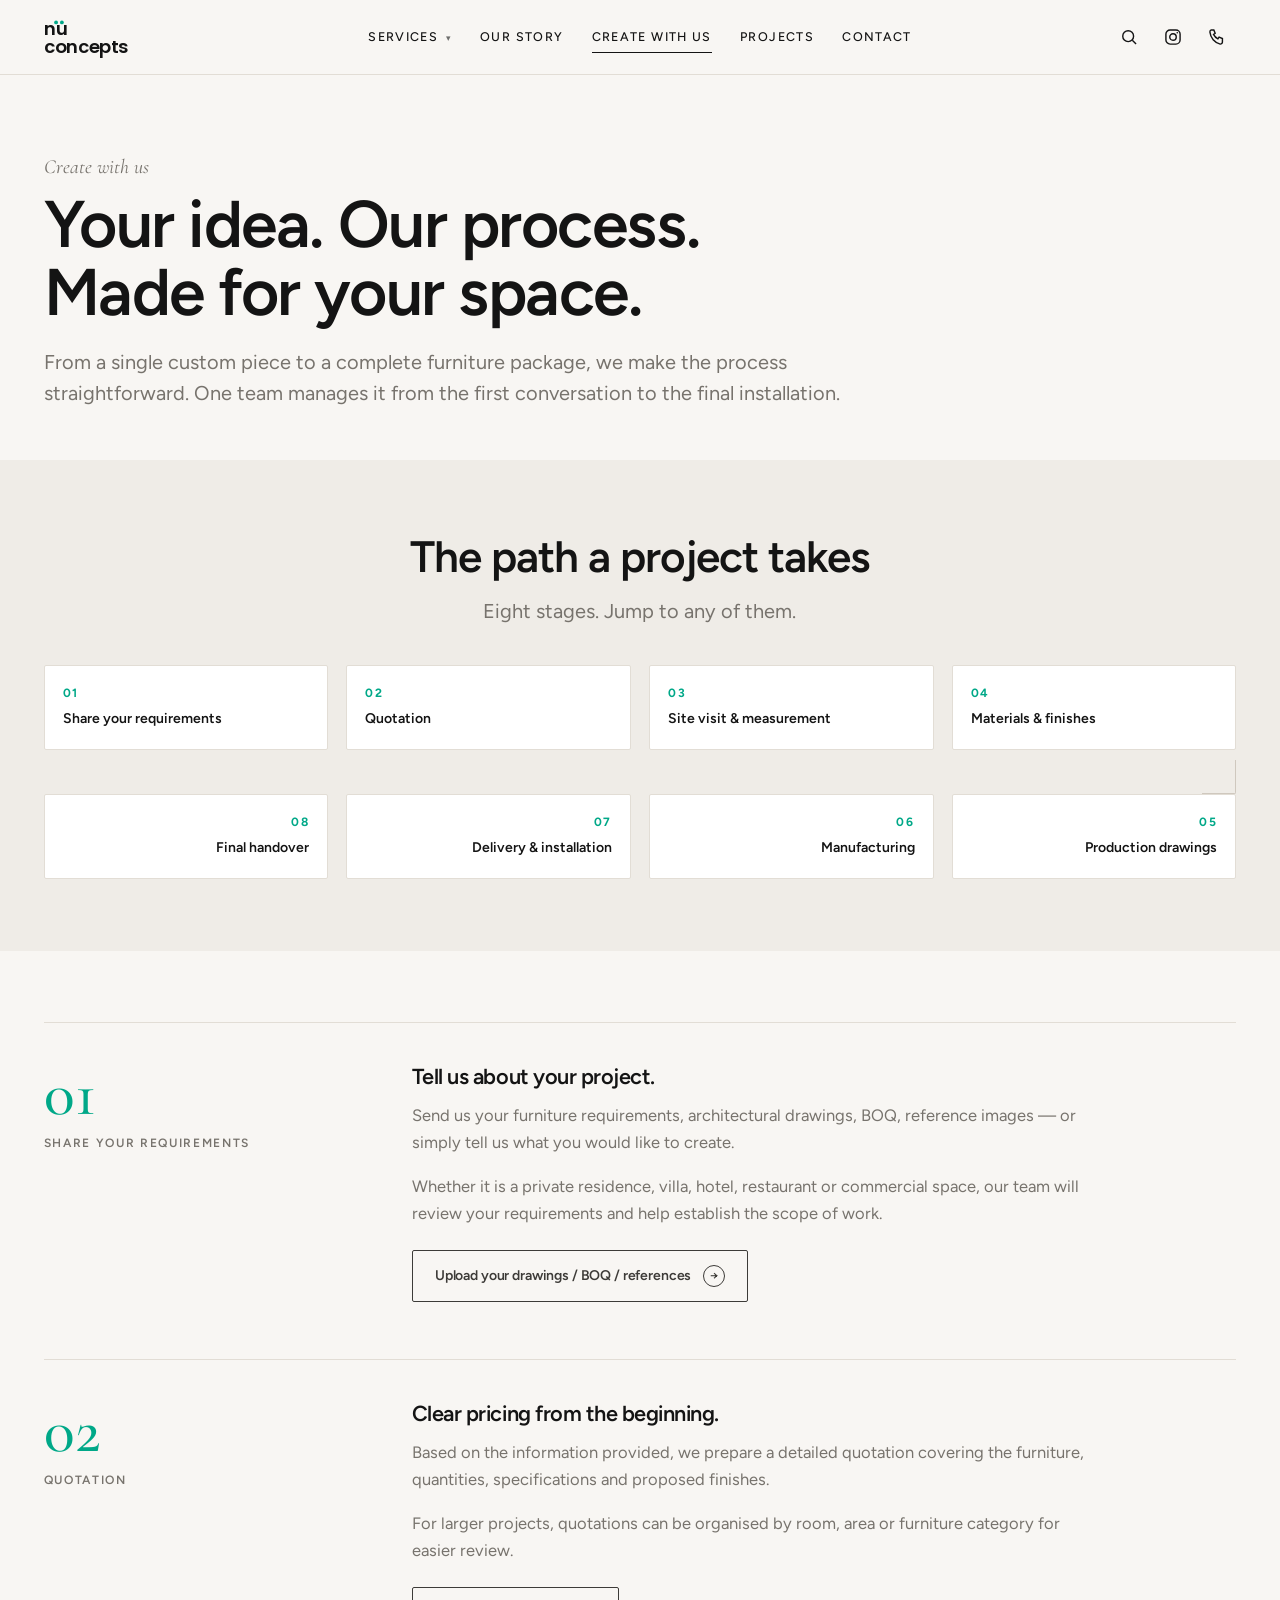
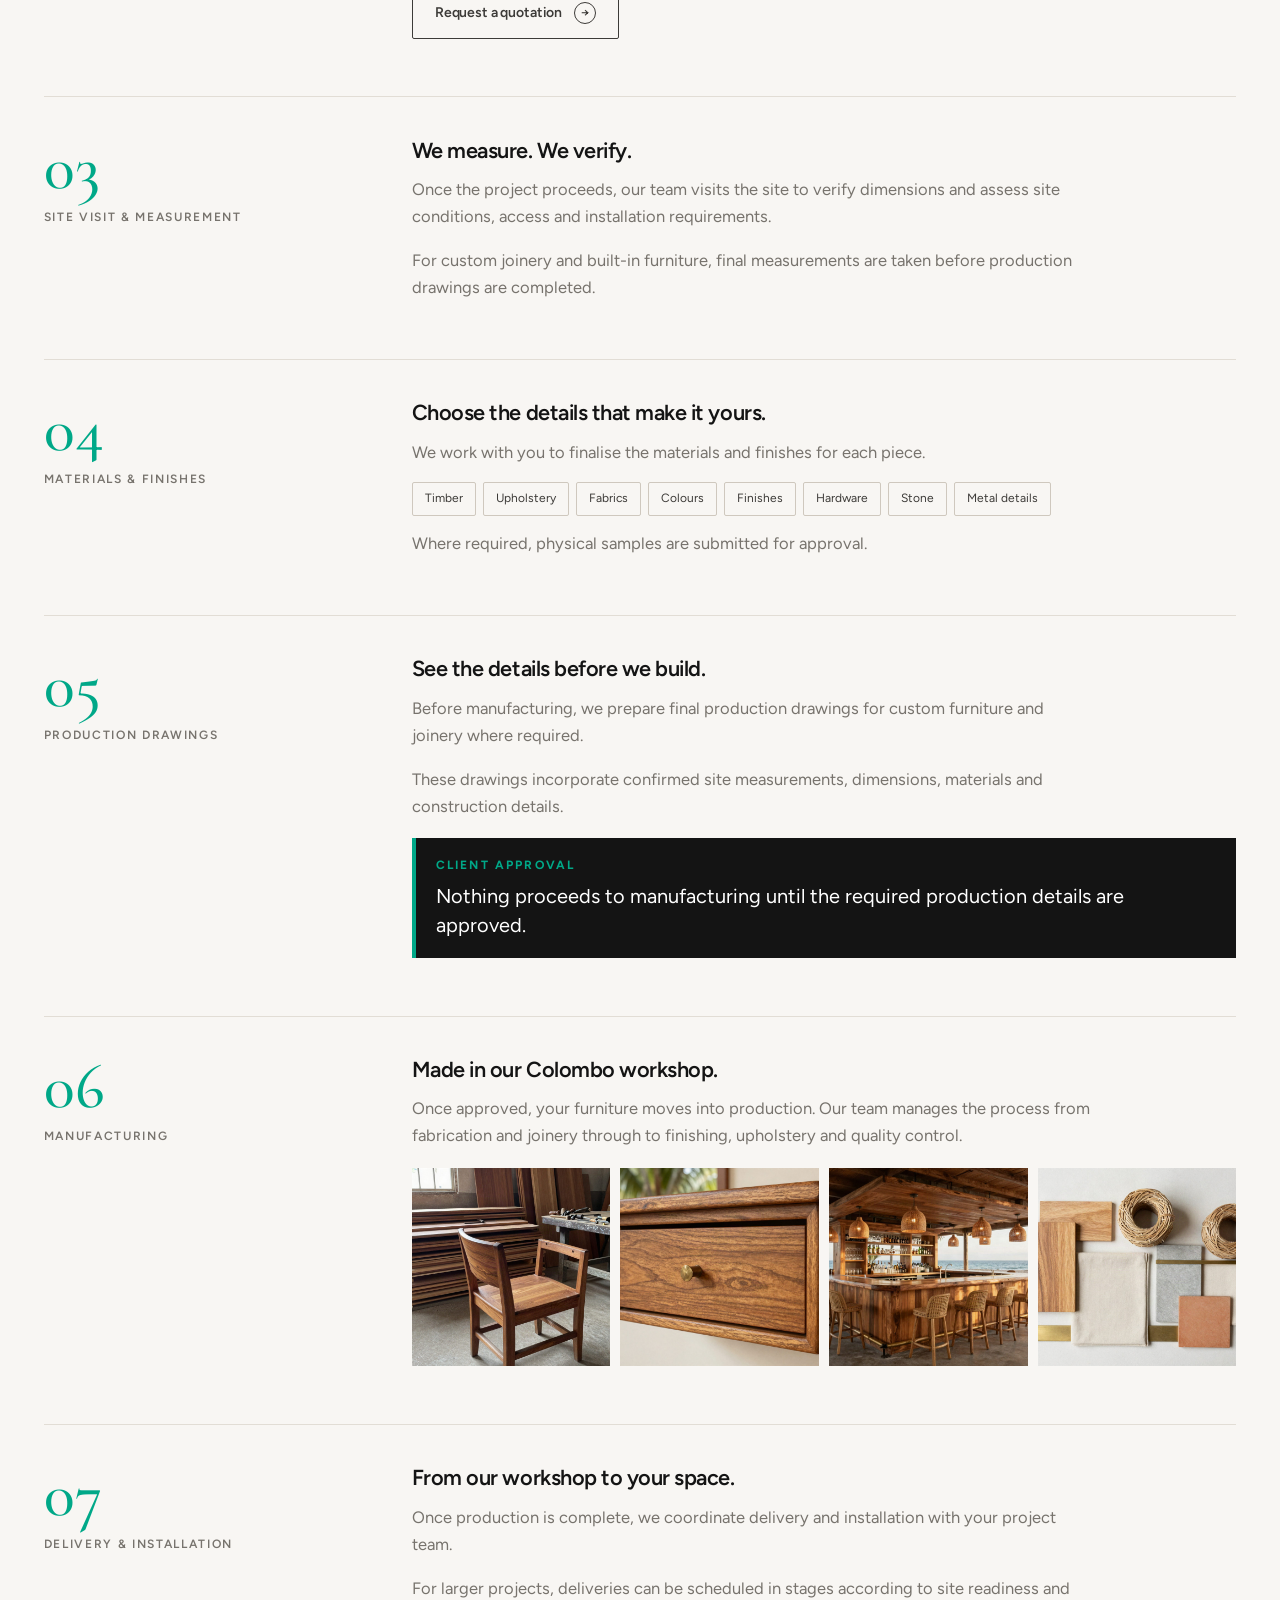
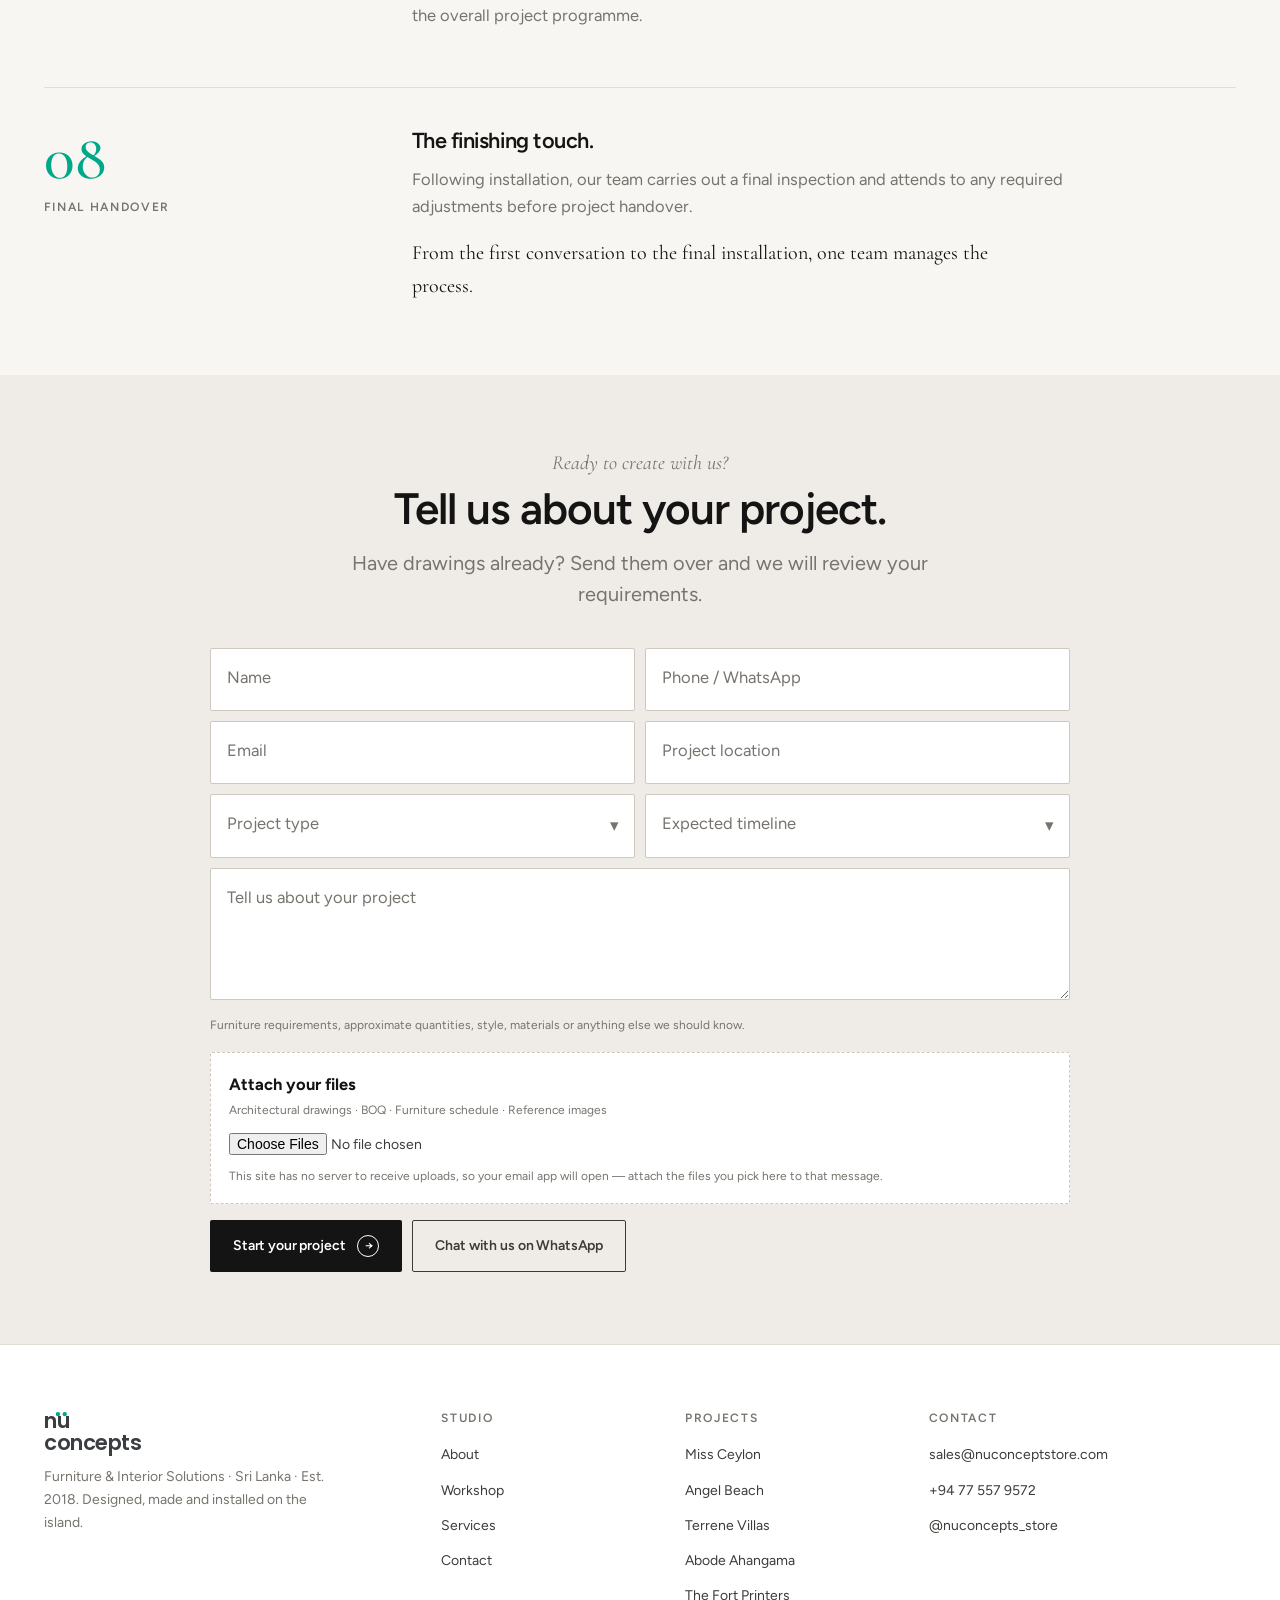
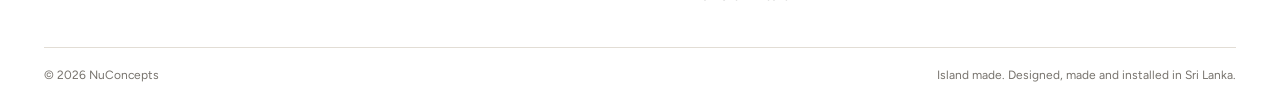
<file: create.html>
<!doctype html>
<html lang="en">
<head>
<meta charset="utf-8">
<script>document.documentElement.classList.add('js');</script>
<script>
/* Flags broken images before any <img> is parsed, so no error event is missed.
   A "complete && naturalWidth === 0" sweep cannot be used instead: Chrome
   reports exactly that for lazy images it has merely deferred. */
document.addEventListener('error', function (e) {
  var t = e.target;
  if (t && t.tagName === 'IMG') t.setAttribute('data-img-error', '1');
}, true);
</script>
<script>
/* Preview-only noindex, so it never follows the build to nuconceptstore.com. */
if (location.hostname.endsWith('github.io')) {
  document.head.insertAdjacentHTML('beforeend', '<meta name="robots" content="noindex,nofollow">');
}
</script>
<meta name="viewport" content="width=device-width, initial-scale=1">
<title>Create With Us — How a NuConcepts project runs | NuConcepts</title>
<meta name="description" content="Your idea. Our process. Made for your space. From requirements and quotation through site measurement, materials, production drawings, manufacturing and installation — one team, start to finish.">
<meta name="theme-color" content="#F8F6F3">
<link rel="canonical" href="https://nuconceptstore.com/create.html">
<link rel="icon" href="assets/favicon.svg" type="image/svg+xml">

<meta property="og:type" content="website">
<meta property="og:title" content="Create With Us | NuConcepts">
<meta property="og:description" content="Your idea. Our process. Made for your space.">
<meta property="og:url" content="https://nuconceptstore.com/create.html">
<meta property="og:image" content="https://nuconceptstore.com/assets/images/workshop.jpg">
<meta name="twitter:card" content="summary_large_image">

<link rel="preconnect" href="https://fonts.googleapis.com">
<link rel="preconnect" href="https://fonts.gstatic.com" crossorigin>
<link href="https://fonts.googleapis.com/css2?family=Cormorant+Garamond:ital,wght@0,400;0,500;0,600;1,400;1,500&family=Figtree:wght@300;400;500;600;700&family=Poppins:wght@500;600;700&display=swap" rel="stylesheet">
<link rel="stylesheet" href="style.css">
</head>

<body>
<a class="skip-link" href="#main">Skip to content</a>
<div class="progress" aria-hidden="true"></div>

<header class="site-header">
  <div class="wrap header-inner">
    <a class="site-logo" href="index.html" aria-label="NuConcepts — home">
      <svg class="logo" viewBox="0 0 232 104" role="img" aria-label="nu concepts">
        <text class="logo-a" x="0" y="46">nu</text>
        <circle class="logo-dot" cx="33" cy="12" r="5.2"/>
        <circle class="logo-dot" cx="49" cy="12" r="5.2"/>
        <text class="logo-b" x="0" y="96">concepts</text>
      </svg>
    </a>

    <nav class="main-nav" aria-label="Primary">
      <div class="has-sub">
        <a href="index.html#services" aria-haspopup="true" aria-expanded="false">Services <i aria-hidden="true">&#9662;</i></a>
        <div class="sub">
          <a href="index.html#services">Bespoke Manufacturing</a>
          <a href="index.html#services">Restoration</a>
          <a href="index.html#services">Sourcing</a>
          <a href="index.html#services">Hospitality Fit-Out</a>
        </div>
      </div>
      <a href="index.html#about">Our Story</a>
      <a class="is-active" href="create.html">Create With Us</a>
      <a href="index.html#work">Projects</a>
      <a href="index.html#contact">Contact</a>
    </nav>

    <div class="header-actions">
      <button class="icon-btn" id="searchOpen" aria-label="Search" aria-expanded="false">
        <svg viewBox="0 0 24 24" fill="none" stroke="currentColor" stroke-width="1.7"><circle cx="11" cy="11" r="6.5"/><path d="M16 16l4.5 4.5"/></svg>
      </button>
      <a class="icon-btn" href="https://instagram.com/nuconcepts_store" target="_blank" rel="noopener" aria-label="Instagram">
        <svg viewBox="0 0 24 24" fill="none" stroke="currentColor" stroke-width="1.7"><rect x="3.5" y="3.5" width="17" height="17" rx="5"/><circle cx="12" cy="12" r="3.9"/><circle cx="17.1" cy="6.9" r="1" fill="currentColor" stroke="none"/></svg>
      </a>
      <a class="icon-btn" href="tel:+94775579572" aria-label="Call the studio">
        <svg viewBox="0 0 24 24" fill="none" stroke="currentColor" stroke-width="1.7"><path d="M5 3.5h3.2l1.6 4-2 1.4a12 12 0 0 0 5.3 5.3l1.4-2 4 1.6V18a2.5 2.5 0 0 1-2.7 2.5A16.5 16.5 0 0 1 3.5 6.2 2.5 2.5 0 0 1 5 3.5z"/></svg>
      </a>
      <button class="menu-toggle" aria-label="Menu" aria-expanded="false" aria-controls="nav-overlay">
        <i></i><i></i><i></i>
      </button>
    </div>
  </div>
</header>

<div class="search-panel" id="searchPanel" aria-hidden="true" role="dialog" aria-label="Search">
  <div class="wrap search-inner">
    <label class="sr-only" for="searchInput">Search this site</label>
    <input id="searchInput" type="search" placeholder="What can we help you find?" autocomplete="off">
    <button class="icon-btn" id="searchClose" aria-label="Close search">
      <svg viewBox="0 0 24 24" fill="none" stroke="currentColor" stroke-width="1.7"><path d="M6 6l12 12M18 6L6 18"/></svg>
    </button>
    <ul class="search-results" id="searchResults"></ul>
  </div>
</div>

<div class="nav-overlay" id="nav-overlay" aria-hidden="true">
  <a class="big" href="index.html#services">Services</a>
  <a class="big" href="index.html#about">Our Story</a>
  <a class="big" href="create.html">Create With Us</a>
  <a class="big" href="index.html#work">Projects</a>
  <a class="big" href="index.html#contact">Contact</a>
  <div class="nav-overlay-foot">
    <a href="mailto:sales@nuconceptstore.com">sales@nuconceptstore.com</a>
    <a href="tel:+94775579572">+94 77 557 9572</a>
    <a href="https://instagram.com/nuconcepts_store" target="_blank" rel="noopener">Instagram</a>
  </div>
</div>

<main id="main">

<!-- INTRO ----------------------------------------------------------------->
<section class="c-intro">
  <div class="wrap">
    <p class="kicker" data-reveal="fade">Create with us</p>
    <h1 data-reveal="fade">Your idea. Our process.<br>Made for your space.</h1>
    <p class="lede" data-reveal="fade">From a single custom piece to a complete furniture
       package, we make the process straightforward. One team manages it from the first
       conversation to the final installation.</p>
  </div>
</section>

<!-- JOURNEY --------------------------------------------------------------->
<!-- Desktop reads as a snake: 01-04 left to right, then 08-05 back along the
     row beneath, so the eye follows the path rather than a plain list.
     Below 900px the same markup becomes one vertical spine. -->
<section class="section section--stone">
  <div class="wrap">
    <div class="head" data-reveal="fade">
      <h2>The path a project takes</h2>
      <p class="lede">Eight stages. Jump to any of them.</p>
    </div>

    <nav class="journey" aria-label="Project stages" data-reveal>
      <ol class="journey-row">
        <li><a href="#s01"><b>01</b><span>Share your requirements</span></a></li>
        <li><a href="#s02"><b>02</b><span>Quotation</span></a></li>
        <li><a href="#s03"><b>03</b><span>Site visit &amp; measurement</span></a></li>
        <li><a href="#s04"><b>04</b><span>Materials &amp; finishes</span></a></li>
      </ol>
      <div class="journey-turn" aria-hidden="true"><i></i></div>
      <ol class="journey-row journey-row--back">
        <li><a href="#s05"><b>05</b><span>Production drawings</span></a></li>
        <li><a href="#s06"><b>06</b><span>Manufacturing</span></a></li>
        <li><a href="#s07"><b>07</b><span>Delivery &amp; installation</span></a></li>
        <li><a href="#s08"><b>08</b><span>Final handover</span></a></li>
      </ol>
    </nav>
  </div>
</section>

<!-- STAGES ---------------------------------------------------------------->
<section class="section">
  <div class="wrap stages">

    <article class="stage" id="s01" data-reveal>
      <div class="stage-num"><b>01</b><span>Share your requirements</span></div>
      <div class="stage-body">
        <h3>Tell us about your project.</h3>
        <p>Send us your furniture requirements, architectural drawings, BOQ, reference
           images — or simply tell us what you would like to create.</p>
        <p>Whether it is a private residence, villa, hotel, restaurant or commercial
           space, our team will review your requirements and help establish the scope
           of work.</p>
        <a class="btn btn--line" href="#start">Upload your drawings / BOQ / references <span class="btn__ico" aria-hidden="true">&rarr;</span></a>
      </div>
    </article>

    <article class="stage" id="s02" data-reveal>
      <div class="stage-num"><b>02</b><span>Quotation</span></div>
      <div class="stage-body">
        <h3>Clear pricing from the beginning.</h3>
        <p>Based on the information provided, we prepare a detailed quotation covering
           the furniture, quantities, specifications and proposed finishes.</p>
        <p>For larger projects, quotations can be organised by room, area or furniture
           category for easier review.</p>
        <a class="btn btn--line" href="#start">Request a quotation <span class="btn__ico" aria-hidden="true">&rarr;</span></a>
      </div>
    </article>

    <article class="stage" id="s03" data-reveal>
      <div class="stage-num"><b>03</b><span>Site visit &amp; measurement</span></div>
      <div class="stage-body">
        <h3>We measure. We verify.</h3>
        <p>Once the project proceeds, our team visits the site to verify dimensions and
           assess site conditions, access and installation requirements.</p>
        <p>For custom joinery and built-in furniture, final measurements are taken
           before production drawings are completed.</p>
      </div>
    </article>

    <article class="stage" id="s04" data-reveal>
      <div class="stage-num"><b>04</b><span>Materials &amp; finishes</span></div>
      <div class="stage-body">
        <h3>Choose the details that make it yours.</h3>
        <p>We work with you to finalise the materials and finishes for each piece.</p>
        <ul class="chiplist">
          <li>Timber</li><li>Upholstery</li><li>Fabrics</li><li>Colours</li>
          <li>Finishes</li><li>Hardware</li><li>Stone</li><li>Metal details</li>
        </ul>
        <p>Where required, physical samples are submitted for approval.</p>
      </div>
    </article>

    <article class="stage" id="s05" data-reveal>
      <div class="stage-num"><b>05</b><span>Production drawings</span></div>
      <div class="stage-body">
        <h3>See the details before we build.</h3>
        <p>Before manufacturing, we prepare final production drawings for custom
           furniture and joinery where required.</p>
        <p>These drawings incorporate confirmed site measurements, dimensions,
           materials and construction details.</p>
        <div class="approval">
          <p class="approval-tag">Client approval</p>
          <p class="approval-line">Nothing proceeds to manufacturing until the required
             production details are approved.</p>
        </div>
      </div>
    </article>

    <article class="stage" id="s06" data-reveal>
      <div class="stage-num"><b>06</b><span>Manufacturing</span></div>
      <div class="stage-body">
        <h3>Made in our Colombo workshop.</h3>
        <p>Once approved, your furniture moves into production. Our team manages the
           process from fabrication and joinery through to finishing, upholstery and
           quality control.</p>
        <div class="stage-gallery">
          <div class="media zoom"><img loading="lazy" src="assets/images/workshop.jpg" alt="Timber and a half-finished chair in the Colombo workshop"></div>
          <div class="media zoom"><img loading="lazy" src="assets/images/projects/miss-ceylon-03.jpg" alt="Hand-cut teak joinery detail"></div>
          <div class="media zoom"><img loading="lazy" src="assets/images/projects/angel-beach-02.jpg" alt="Bar joinery under construction"></div>
          <div class="media zoom"><img loading="lazy" src="assets/images/projects/miss-ceylon-06.jpg" alt="Timber, rattan, linen and stone material palette"></div>
        </div>
      </div>
    </article>

    <article class="stage" id="s07" data-reveal>
      <div class="stage-num"><b>07</b><span>Delivery &amp; installation</span></div>
      <div class="stage-body">
        <h3>From our workshop to your space.</h3>
        <p>Once production is complete, we coordinate delivery and installation with
           your project team.</p>
        <p>For larger projects, deliveries can be scheduled in stages according to site
           readiness and the overall project programme.</p>
      </div>
    </article>

    <article class="stage" id="s08" data-reveal>
      <div class="stage-num"><b>08</b><span>Final handover</span></div>
      <div class="stage-body">
        <h3>The finishing touch.</h3>
        <p>Following installation, our team carries out a final inspection and attends
           to any required adjustments before project handover.</p>
        <p class="stage-close">From the first conversation to the final installation,
           one team manages the process.</p>
      </div>
    </article>

  </div>
</section>

<!-- START ----------------------------------------------------------------->
<section class="section section--stone" id="start">
  <div class="wrap">
    <div class="head" data-reveal="fade">
      <p class="kicker">Ready to create with us?</p>
      <h2>Tell us about your project.</h2>
      <p class="lede">Have drawings already? Send them over and we will review your
         requirements.</p>
    </div>

    <form class="start-form" novalidate data-mailto="sales@nuconceptstore.com" data-reveal>
      <div class="pair">
        <div class="field">
          <input id="c-name" name="name" type="text" placeholder=" " autocomplete="name" required>
          <label for="c-name">Name</label><span class="err"></span>
        </div>
        <div class="field">
          <input id="c-phone" name="phone" type="tel" placeholder=" " autocomplete="tel">
          <label for="c-phone">Phone / WhatsApp</label>
        </div>
      </div>
      <div class="pair">
        <div class="field">
          <input id="c-email" name="email" type="email" placeholder=" " autocomplete="email" required>
          <label for="c-email">Email</label><span class="err"></span>
        </div>
        <div class="field">
          <input id="c-location" name="location" type="text" placeholder=" ">
          <label for="c-location">Project location</label>
        </div>
      </div>
      <div class="pair">
        <div class="field">
          <select id="c-type" name="type">
            <option value=""></option>
            <option>Private residence</option><option>Villa</option>
            <option>Hotel</option><option>Restaurant or bar</option>
            <option>Commercial or office</option><option>Furniture only</option>
            <option>Restoration</option>
          </select>
          <label for="c-type">Project type</label>
          <span class="chev" aria-hidden="true">&#9662;</span>
        </div>
        <div class="field">
          <select id="c-timeline" name="timeline">
            <option value=""></option>
            <option>As soon as possible</option><option>Within 3 months</option>
            <option>3–6 months</option><option>6–12 months</option>
            <option>Still planning</option>
          </select>
          <label for="c-timeline">Expected timeline</label>
          <span class="chev" aria-hidden="true">&#9662;</span>
        </div>
      </div>
      <div class="field">
        <textarea id="c-message" name="message" placeholder=" " required></textarea>
        <label for="c-message">Tell us about your project</label>
        <span class="err"></span>
      </div>
      <p class="field-help">Furniture requirements, approximate quantities, style,
         materials or anything else we should know.</p>

      <div class="dropzone">
        <label class="dropzone-label" for="c-files">
          <b>Attach your files</b>
          <span>Architectural drawings &middot; BOQ &middot; Furniture schedule &middot; Reference images</span>
        </label>
        <input id="c-files" name="files" type="file" multiple
               accept=".pdf,.dwg,.dxf,.xls,.xlsx,.csv,.doc,.docx,.jpg,.jpeg,.png,.webp,.heic,.zip">
        <p class="dropzone-note" data-file-note>
          This site has no server to receive uploads, so your email app will open —
          attach the files you pick here to that message.
        </p>
      </div>

      <div class="start-foot">
        <button class="btn btn--solid" type="submit">Start your project <span class="btn__ico" aria-hidden="true">&rarr;</span></button>
        <a class="btn btn--line" href="https://wa.me/94775579572" target="_blank" rel="noopener">Chat with us on WhatsApp</a>
      </div>
      <p class="form-status" role="status"></p>
    </form>
  </div>
</section>

</main>

<footer class="site-footer">
  <div class="wrap">
    <div class="foot-grid">
      <div class="foot-about">
        <span class="site-logo site-logo--foot">
          <svg class="logo" viewBox="0 0 232 104" role="img" aria-label="nu concepts">
            <text class="logo-a" x="0" y="46">nu</text>
            <circle class="logo-dot" cx="33" cy="12" r="5.2"/>
            <circle class="logo-dot" cx="49" cy="12" r="5.2"/>
            <text class="logo-b" x="0" y="96">concepts</text>
          </svg>
        </span>
        <p>Furniture &amp; Interior Solutions &middot; Sri Lanka &middot; Est. 2018.
           Designed, made and installed on the island.</p>
      </div>
      <div>
        <h4>Studio</h4>
        <ul>
          <li><a href="index.html#about">About</a></li>
          <li><a href="index.html#film">Workshop</a></li>
          <li><a href="index.html#services">Services</a></li>
          <li><a href="index.html#contact">Contact</a></li>
        </ul>
      </div>
      <div>
        <h4>Projects</h4>
        <ul>
          <li><a href="projects/miss-ceylon.html">Miss Ceylon</a></li>
          <li><a href="projects/angel-beach.html">Angel Beach</a></li>
          <li><a href="projects/terrene-villas.html">Terrene Villas</a></li>
          <li><a href="projects/abode-ahangama.html">Abode Ahangama</a></li>
          <li><a href="projects/the-fort-printers.html">The Fort Printers</a></li>
        </ul>
      </div>
      <div>
        <h4>Contact</h4>
        <ul>
          <li><a href="mailto:sales@nuconceptstore.com">sales@nuconceptstore.com</a></li>
          <li><a href="tel:+94775579572">+94 77 557 9572</a></li>
          <li><a href="https://instagram.com/nuconcepts_store" target="_blank" rel="noopener">@nuconcepts_store</a></li>
        </ul>
      </div>
    </div>
    <div class="foot-bottom">
      <span>&copy; <span data-year>2026</span> NuConcepts</span>
      <span>Island made. Designed, made and installed in Sri Lanka.</span>
    </div>
  </div>
</footer>

<button class="to-top" aria-label="Back to top"><span aria-hidden="true">&uarr;</span></button>

<script src="site.js" defer></script>
</body>
</html>
</file>
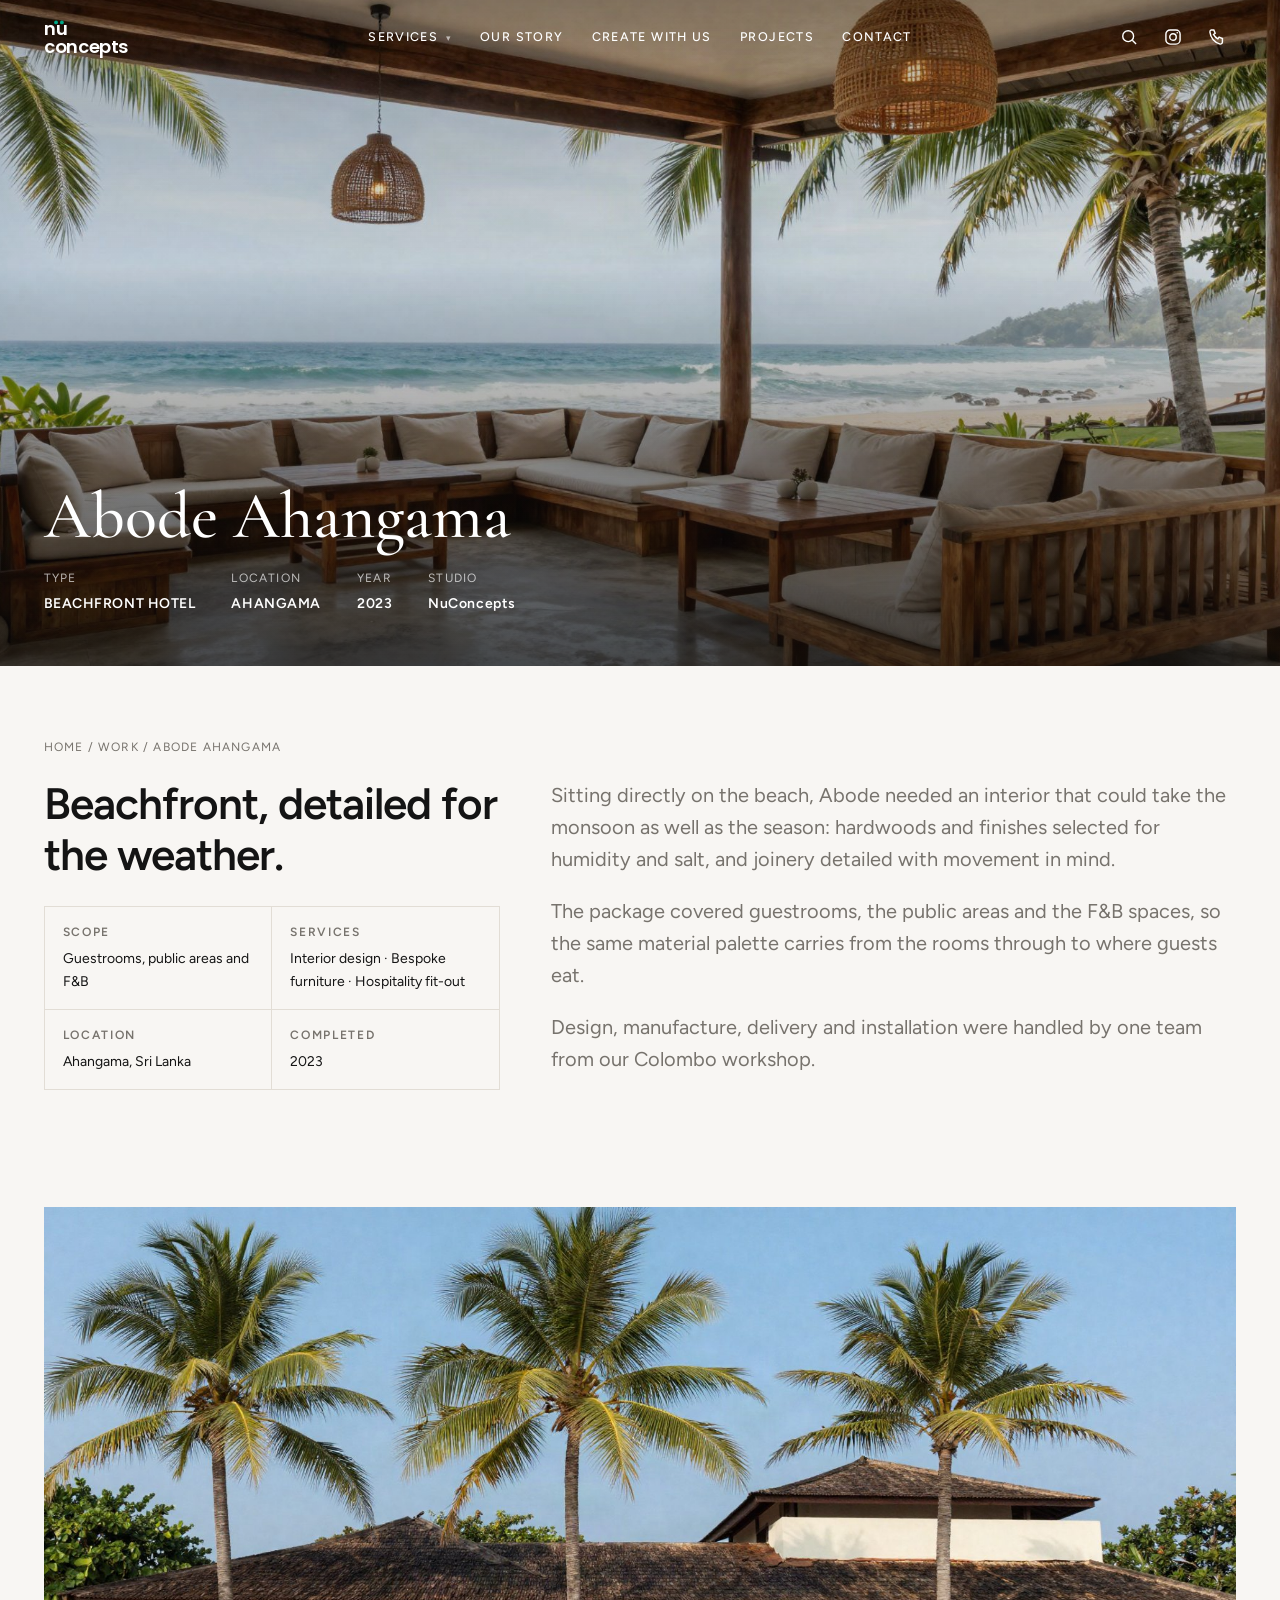
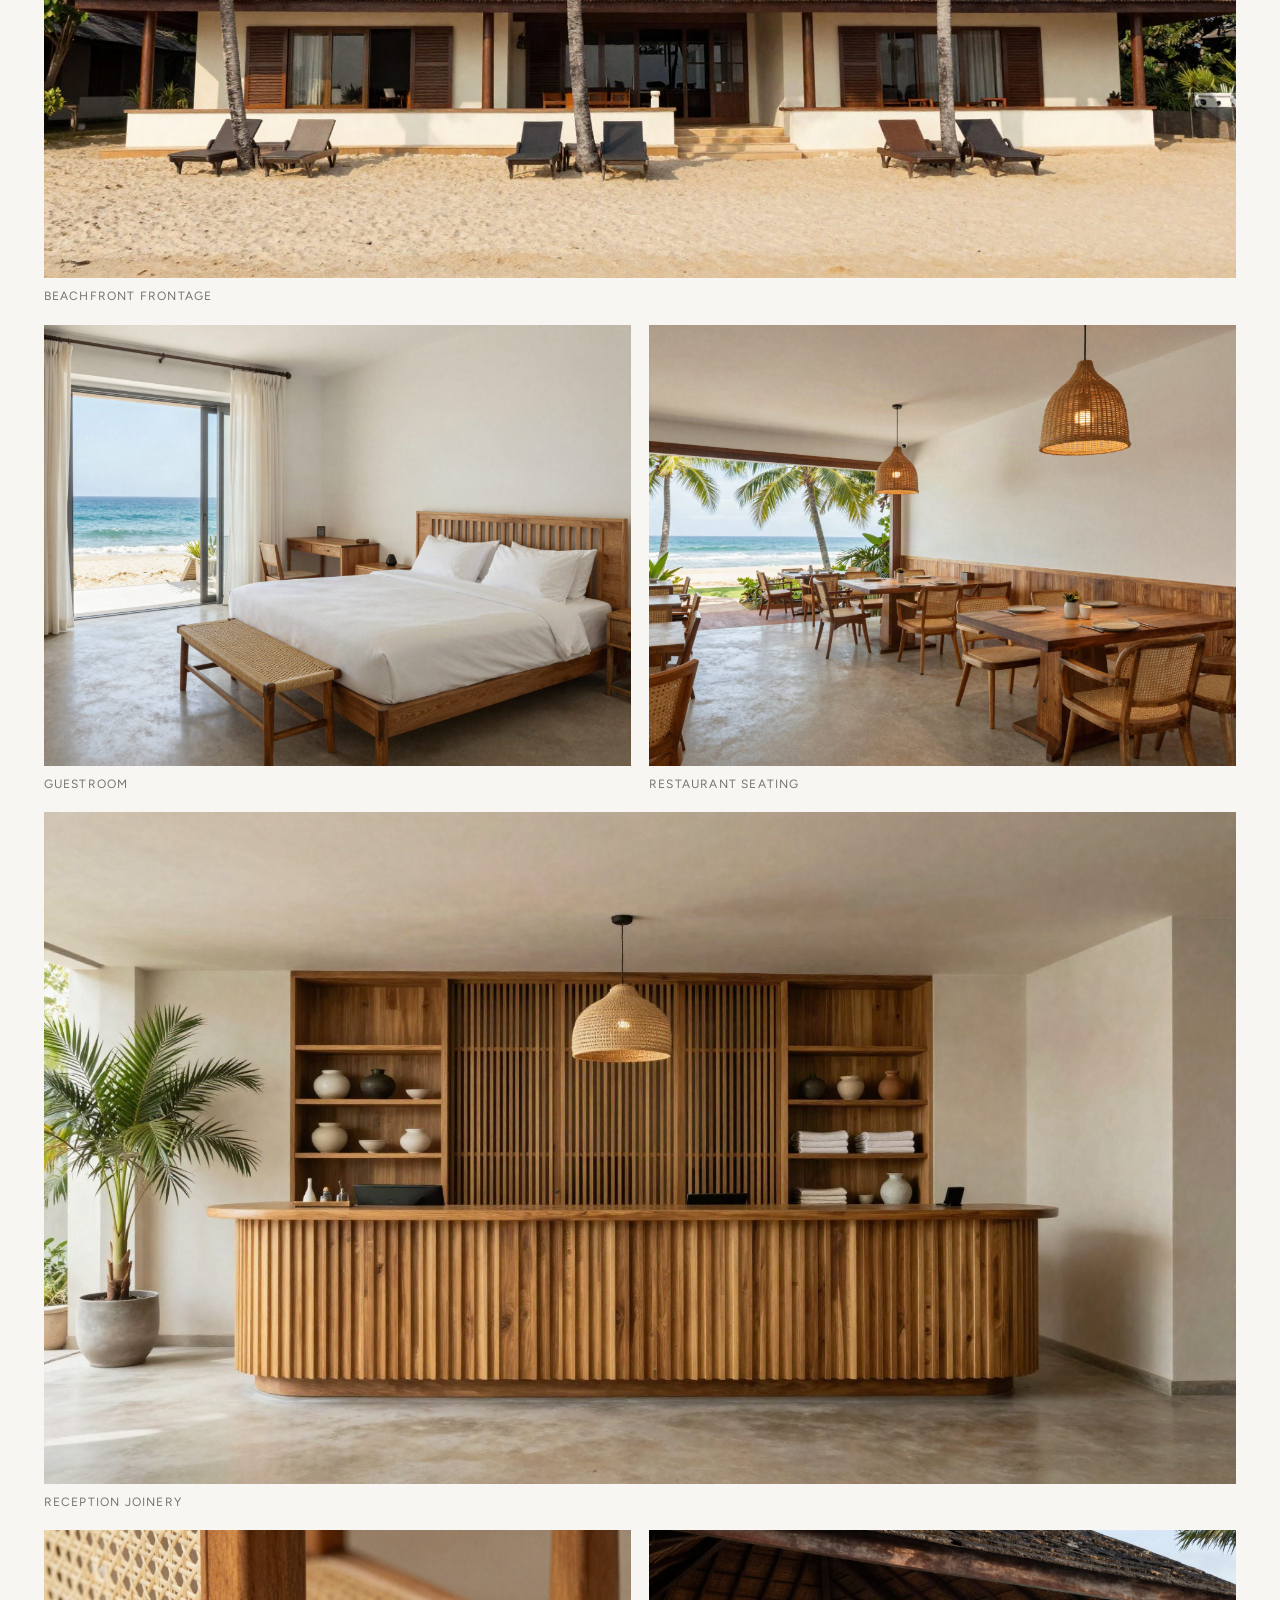
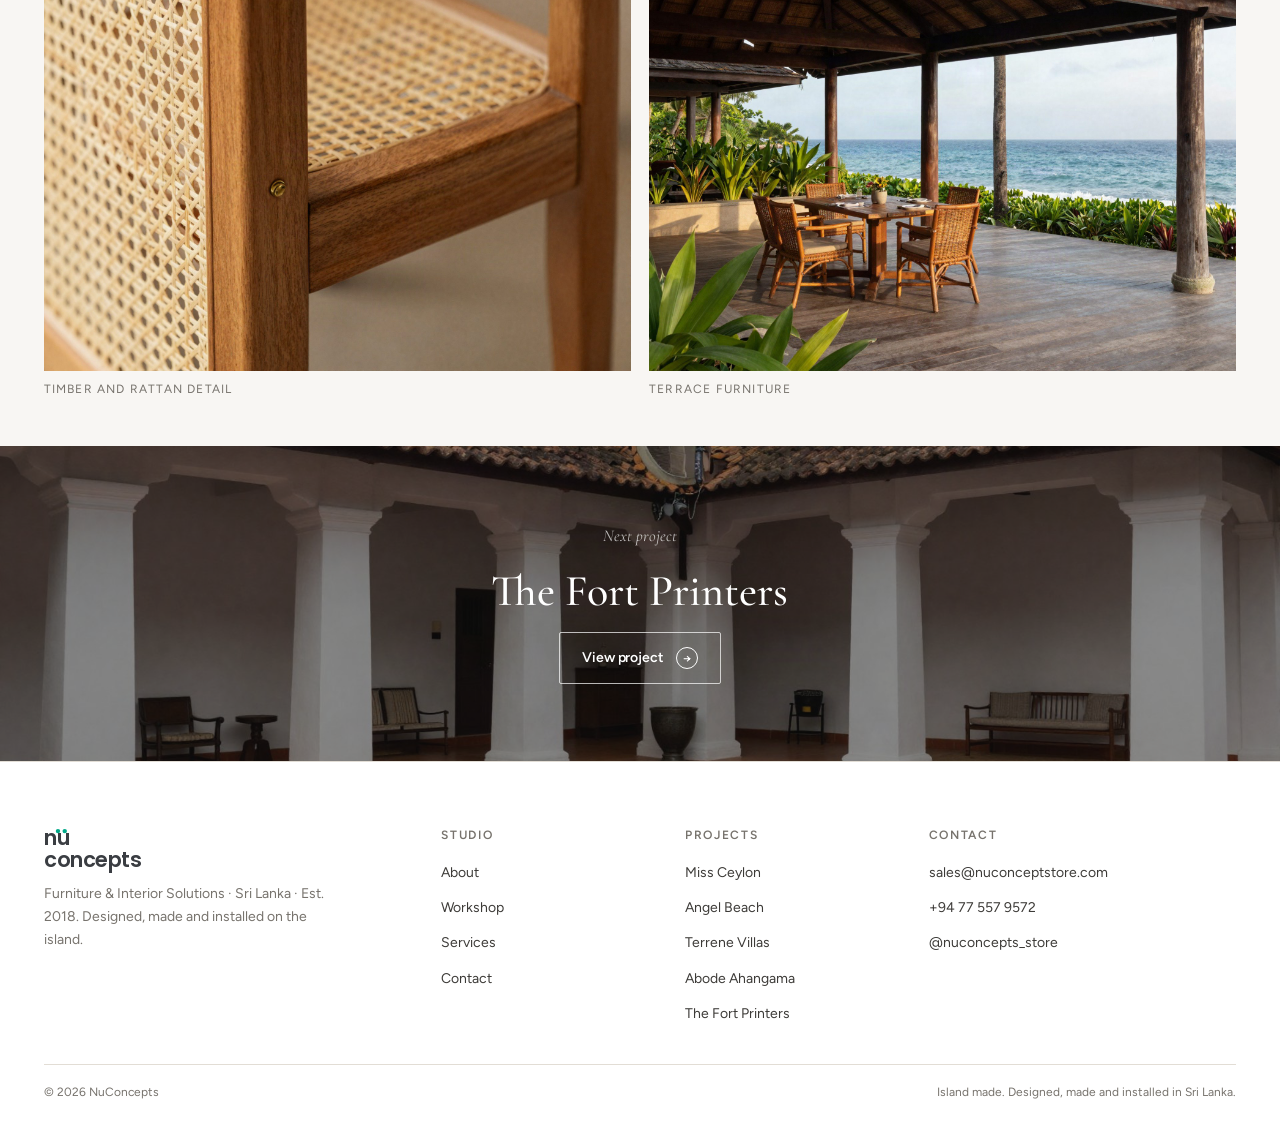
<file: projects/abode-ahangama.html>
<!doctype html>
<html lang="en">
<head>
<meta charset="utf-8">
<script>document.documentElement.classList.add('js');</script>
<script>
/* Flags broken images before any <img> is parsed, so no error event is missed.
   A "complete && naturalWidth === 0" sweep cannot be used instead: Chrome
   reports exactly that for lazy images it has merely deferred. */
document.addEventListener('error', function (e) {
  var t = e.target;
  if (t && t.tagName === 'IMG') t.setAttribute('data-img-error', '1');
}, true);
</script>
<script>
/* Preview-only noindex, so it never follows the build to nuconceptstore.com. */
if (location.hostname.endsWith('github.io')) {
  document.head.insertAdjacentHTML('beforeend', '<meta name="robots" content="noindex,nofollow">');
}
</script>
<meta name="viewport" content="width=device-width, initial-scale=1">
<title>Abode Ahangama — Beachfront Hotel, Ahangama | NuConcepts</title>
<meta name="description" content="A beachfront hotel at Ahangama — guestrooms, public spaces and F&B in one fit-out package. Interior design and bespoke furniture by NuConcepts, Sri Lanka.">
<meta name="theme-color" content="#F8F6F3">
<link rel="canonical" href="https://nuconceptstore.com/projects/abode-ahangama.html">
<link rel="icon" href="../assets/favicon.svg" type="image/svg+xml">

<meta property="og:type" content="article">
<meta property="og:title" content="Abode Ahangama — Beachfront Hotel, Ahangama | NuConcepts">
<meta property="og:description" content="A beachfront hotel at Ahangama — guestrooms, public spaces and F&B in one fit-out package.">
<meta property="og:url" content="https://nuconceptstore.com/projects/abode-ahangama.html">
<meta property="og:image" content="https://nuconceptstore.com/assets/images/projects/abode-ahangama-hero.jpg">
<meta name="twitter:card" content="summary_large_image">

<link rel="preconnect" href="https://fonts.googleapis.com">
<link rel="preconnect" href="https://fonts.gstatic.com" crossorigin>
<link href="https://fonts.googleapis.com/css2?family=Cormorant+Garamond:ital,wght@0,400;0,500;0,600;1,400;1,500&family=Figtree:wght@300;400;500;600;700&family=Poppins:wght@500;600;700&display=swap" rel="stylesheet">
<link rel="stylesheet" href="../style.css">

<script type="application/ld+json">
{
  "@context": "https://schema.org",
  "@type": "CreativeWork",
  "name": "Abode Ahangama",
  "about": "Beachfront Hotel interior project in Ahangama, Sri Lanka",
  "dateCreated": "2023",
  "url": "https://nuconceptstore.com/projects/abode-ahangama.html",
  "creator": { "@type": "Organization", "name": "NuConcepts", "url": "https://nuconceptstore.com/" }
}
</script>
</head>

<body class="project-page hero-header">
<a class="skip-link" href="#main">Skip to content</a>
<div class="progress" aria-hidden="true"></div>

<header class="site-header">
  <div class="wrap header-inner">
    <a class="site-logo" href="../index.html" aria-label="NuConcepts — home">
      <svg class="logo" viewBox="0 0 232 104" role="img" aria-label="nu concepts">
        <text class="logo-a" x="0" y="46">nu</text>
        <circle class="logo-dot" cx="33" cy="12" r="5.2"/>
        <circle class="logo-dot" cx="49" cy="12" r="5.2"/>
        <text class="logo-b" x="0" y="96">concepts</text>
      </svg>
    </a>

    <nav class="main-nav" aria-label="Primary">
      <div class="has-sub">
        <a href="../index.html#services" aria-haspopup="true" aria-expanded="false">Services <i aria-hidden="true">&#9662;</i></a>
        <div class="sub">
          <a href="../index.html#services">Interior Design</a>
          <a href="../index.html#services">Bespoke Manufacturing</a>
          <a href="../index.html#services">Full Supply &amp; Install</a>
          <a href="../index.html#services">Imported Products</a>
          <a href="../index.html#services">Hospitality Fit-Out</a>
        </div>
      </div>
      <a href="../index.html#about">Our Story</a>
      <a href="../index.html#create">Create With Us</a>
      <a href="../index.html#work">Projects</a>
      <a href="../index.html#contact">Contact</a>
    </nav>

    <div class="header-actions">
      <button class="icon-btn" id="searchOpen" aria-label="Search" aria-expanded="false">
        <svg viewBox="0 0 24 24" fill="none" stroke="currentColor" stroke-width="1.7"><circle cx="11" cy="11" r="6.5"/><path d="M16 16l4.5 4.5"/></svg>
      </button>
      <a class="icon-btn" href="https://instagram.com/nuconcepts_store" target="_blank" rel="noopener" aria-label="Instagram">
        <svg viewBox="0 0 24 24" fill="none" stroke="currentColor" stroke-width="1.7"><rect x="3.5" y="3.5" width="17" height="17" rx="5"/><circle cx="12" cy="12" r="3.9"/><circle cx="17.1" cy="6.9" r="1" fill="currentColor" stroke="none"/></svg>
      </a>
      <a class="icon-btn" href="tel:+94775579572" aria-label="Call the studio">
        <svg viewBox="0 0 24 24" fill="none" stroke="currentColor" stroke-width="1.7"><path d="M5 3.5h3.2l1.6 4-2 1.4a12 12 0 0 0 5.3 5.3l1.4-2 4 1.6V18a2.5 2.5 0 0 1-2.7 2.5A16.5 16.5 0 0 1 3.5 6.2 2.5 2.5 0 0 1 5 3.5z"/></svg>
      </a>
      <button class="menu-toggle" aria-label="Menu" aria-expanded="false" aria-controls="nav-overlay">
        <i></i><i></i><i></i>
      </button>
    </div>
  </div>
</header>

<div class="search-panel" id="searchPanel" aria-hidden="true" role="dialog" aria-label="Search">
  <div class="wrap search-inner">
    <label class="sr-only" for="searchInput">Search this site</label>
    <input id="searchInput" type="search" placeholder="What can we help you find?" autocomplete="off">
    <button class="icon-btn" id="searchClose" aria-label="Close search">
      <svg viewBox="0 0 24 24" fill="none" stroke="currentColor" stroke-width="1.7"><path d="M6 6l12 12M18 6L6 18"/></svg>
    </button>
    <ul class="search-results" id="searchResults"></ul>
  </div>
</div>

<div class="nav-overlay" id="nav-overlay" aria-hidden="true">
  <a class="big" href="../index.html#services">Services</a>
  <a class="big" href="../index.html#about">Our Story</a>
  <a class="big" href="../index.html#create">Create With Us</a>
  <a class="big" href="../index.html#work">Projects</a>
  <a class="big" href="../index.html#contact">Contact</a>
  <div class="nav-overlay-foot">
    <a href="mailto:sales@nuconceptstore.com">sales@nuconceptstore.com</a>
    <a href="tel:+94775579572">+94 77 557 9572</a>
    <a href="https://instagram.com/nuconcepts_store" target="_blank" rel="noopener">Instagram</a>
  </div>
</div>

<main id="main">

<section class="p-hero">
  <div class="hero-bg" data-parallax="0.12">
    <img src="../assets/images/projects/abode-ahangama-hero.jpg" alt="Abode Ahangama — beachfront hotel interior in Ahangama, Sri Lanka" fetchpriority="high">
  </div>
  <div class="wrap" data-reveal="fade">
    <h1>Abode Ahangama</h1>
    <div class="p-meta">
      <div><span>Type</span><b>Beachfront Hotel</b></div>
      <div><span>Location</span><b>Ahangama</b></div>
      <div><span>Year</span><b>2023</b></div>
      <div><span>Studio</span><b class="brand">NuConcepts</b></div>
    </div>
  </div>
</section>

<section class="section">
  <div class="wrap">
    <p class="crumbs"><a href="../index.html">Home</a> / <a href="../index.html#work">Work</a> / Abode Ahangama</p>
    <div class="p-intro">
      <div data-reveal>
        <h2>Beachfront, detailed for the weather.</h2>
        <div class="specs">
          <div><h4>Scope</h4><p>Guestrooms, public areas and F&amp;B</p></div>
          <div><h4>Services</h4><p>Interior design · Bespoke furniture · Hospitality fit-out</p></div>
          <div><h4>Location</h4><p>Ahangama, Sri Lanka</p></div>
          <div><h4>Completed</h4><p>2023</p></div>
        </div>
      </div>
      <div class="body" data-reveal style="--d:120ms">
        <p>Sitting directly on the beach, Abode needed an interior that could take the monsoon as well as the season: hardwoods and finishes selected for humidity and salt, and joinery detailed with movement in mind.</p>
        <p>The package covered guestrooms, the public areas and the F&amp;B spaces, so the same material palette carries from the rooms through to where guests eat.</p>
        <p>Design, manufacture, delivery and installation were handled by one team from our Colombo workshop.</p>
      </div>
    </div>
  </div>
</section>

<section class="section section--tight">
  <div class="wrap">
    <div class="gallery">
      <figure data-reveal="fade">
        <div class="media zoom">
          <img loading="lazy" src="../assets/images/projects/abode-ahangama-01.jpg" alt="Abode Ahangama — beachfront frontage">
        </div>
        <figcaption>Beachfront frontage</figcaption>
      </figure>
      <figure data-reveal="fade">
        <div class="media zoom">
          <img loading="lazy" src="../assets/images/projects/abode-ahangama-02.jpg" alt="Abode Ahangama — guestroom">
        </div>
        <figcaption>Guestroom</figcaption>
      </figure>
      <figure data-reveal="fade">
        <div class="media zoom">
          <img loading="lazy" src="../assets/images/projects/abode-ahangama-03.jpg" alt="Abode Ahangama — restaurant seating">
        </div>
        <figcaption>Restaurant seating</figcaption>
      </figure>
      <figure data-reveal="fade">
        <div class="media zoom">
          <img loading="lazy" src="../assets/images/projects/abode-ahangama-04.jpg" alt="Abode Ahangama — reception joinery">
        </div>
        <figcaption>Reception joinery</figcaption>
      </figure>
      <figure data-reveal="fade">
        <div class="media zoom">
          <img loading="lazy" src="../assets/images/projects/abode-ahangama-05.jpg" alt="Abode Ahangama — timber and rattan detail">
        </div>
        <figcaption>Timber and rattan detail</figcaption>
      </figure>
      <figure data-reveal="fade">
        <div class="media zoom">
          <img loading="lazy" src="../assets/images/projects/abode-ahangama-06.jpg" alt="Abode Ahangama — terrace furniture">
        </div>
        <figcaption>Terrace furniture</figcaption>
      </figure>
    </div>
  </div>
</section>

<a class="next-project" href="the-fort-printers.html">
  <div class="media"><img loading="lazy" src="../assets/images/projects/the-fort-printers-hero.jpg" alt="The Fort Printers interior project"></div>
  <div class="inner wrap">
    <p class="kicker" style="color:rgba(255,255,255,.7);font-family:var(--serif);font-style:italic">Next project</p>
    <h2>The Fort Printers</h2>
    <span class="btn btn--onphoto">View project <span class="btn__ico" aria-hidden="true">&rarr;</span></span>
  </div>
</a>

</main>

<div class="lightbox" aria-hidden="true" role="dialog" aria-label="Abode Ahangama gallery">
  <button class="lb-btn lightbox-close" aria-label="Close gallery"><span aria-hidden="true">&#10005;</span></button>
  <div class="lightbox-stage"></div>
  <div class="lightbox-bar wrap">
    <span class="caption"></span>
    <span class="lightbox-nav">
      <button class="lb-btn lb-prev" aria-label="Previous image"><span aria-hidden="true">&larr;</span></button>
      <button class="lb-btn lb-next" aria-label="Next image"><span aria-hidden="true">&rarr;</span></button>
    </span>
  </div>
</div>

<footer class="site-footer">
  <div class="wrap">
    <div class="foot-grid">
      <div class="foot-about">
        <span class="site-logo site-logo--foot"><svg class="logo" viewBox="0 0 232 104" role="img" aria-label="nu concepts">
        <text class="logo-a" x="0" y="46">nu</text>
        <circle class="logo-dot" cx="33" cy="12" r="5.2"/>
        <circle class="logo-dot" cx="49" cy="12" r="5.2"/>
        <text class="logo-b" x="0" y="96">concepts</text>
      </svg></span>
        <p>Furniture &amp; Interior Solutions &middot; Sri Lanka &middot; Est. 2018.
           Designed, made and installed on the island.</p>
      </div>
      <div>
        <h4>Studio</h4>
        <ul>
          <li><a href="../index.html#about">About</a></li>
          <li><a href="../index.html#film">Workshop</a></li>
          <li><a href="../index.html#services">Services</a></li>
          <li><a href="../index.html#contact">Contact</a></li>
        </ul>
      </div>
      <div>
        <h4>Projects</h4>
        <ul>
          <li><a href="miss-ceylon.html">Miss Ceylon</a></li>
          <li><a href="angel-beach.html">Angel Beach</a></li>
          <li><a href="terrene-villas.html">Terrene Villas</a></li>
          <li><a href="abode-ahangama.html">Abode Ahangama</a></li>
          <li><a href="the-fort-printers.html">The Fort Printers</a></li>
        </ul>
      </div>
      <div>
        <h4>Contact</h4>
        <ul>
          <li><a href="mailto:sales@nuconceptstore.com">sales@nuconceptstore.com</a></li>
          <li><a href="tel:+94775579572">+94 77 557 9572</a></li>
          <li><a href="https://instagram.com/nuconcepts_store" target="_blank" rel="noopener">@nuconcepts_store</a></li>
        </ul>
      </div>
    </div>
    <div class="foot-bottom">
      <span>&copy; <span data-year>2026</span> NuConcepts</span>
      <span>Island made. Designed, made and installed in Sri Lanka.</span>
    </div>
  </div>
</footer>

<button class="to-top" aria-label="Back to top"><span aria-hidden="true">&uarr;</span></button>

<script src="../site.js" defer></script>
</body>
</html>
</file>
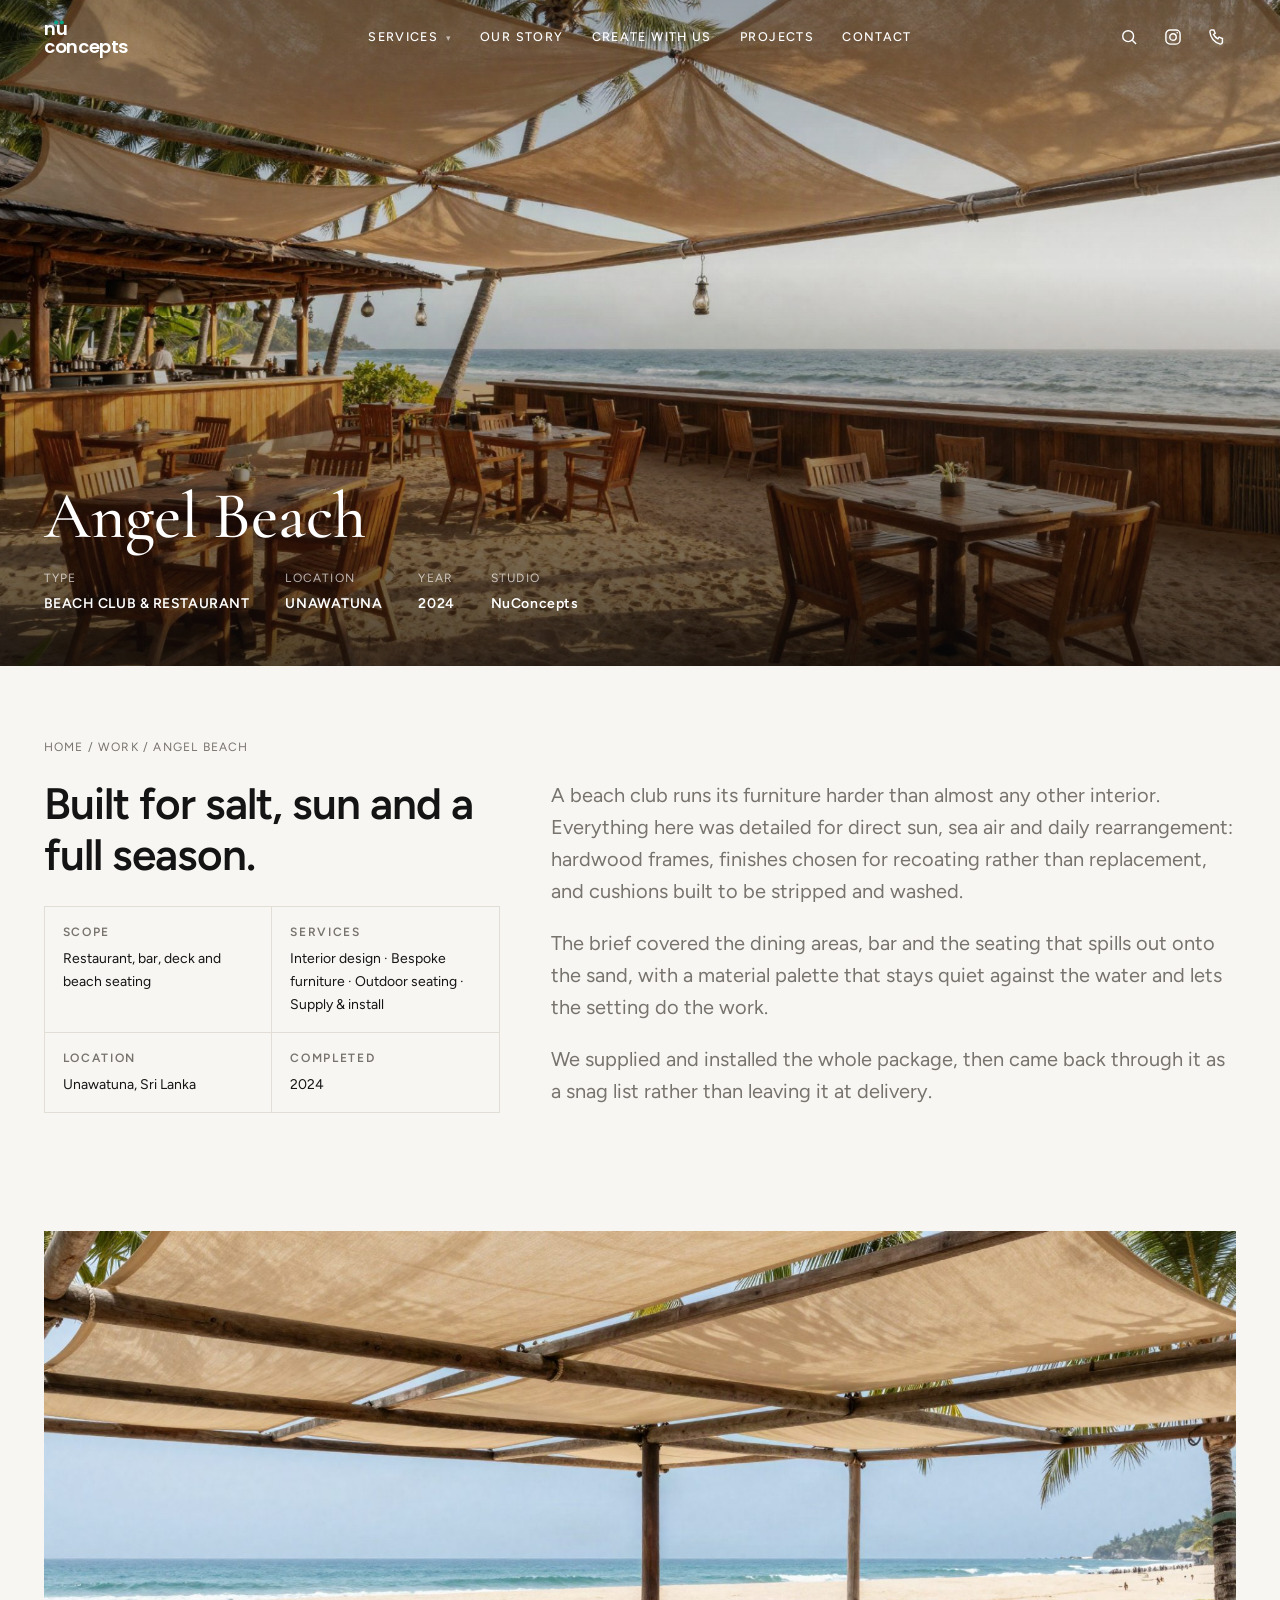
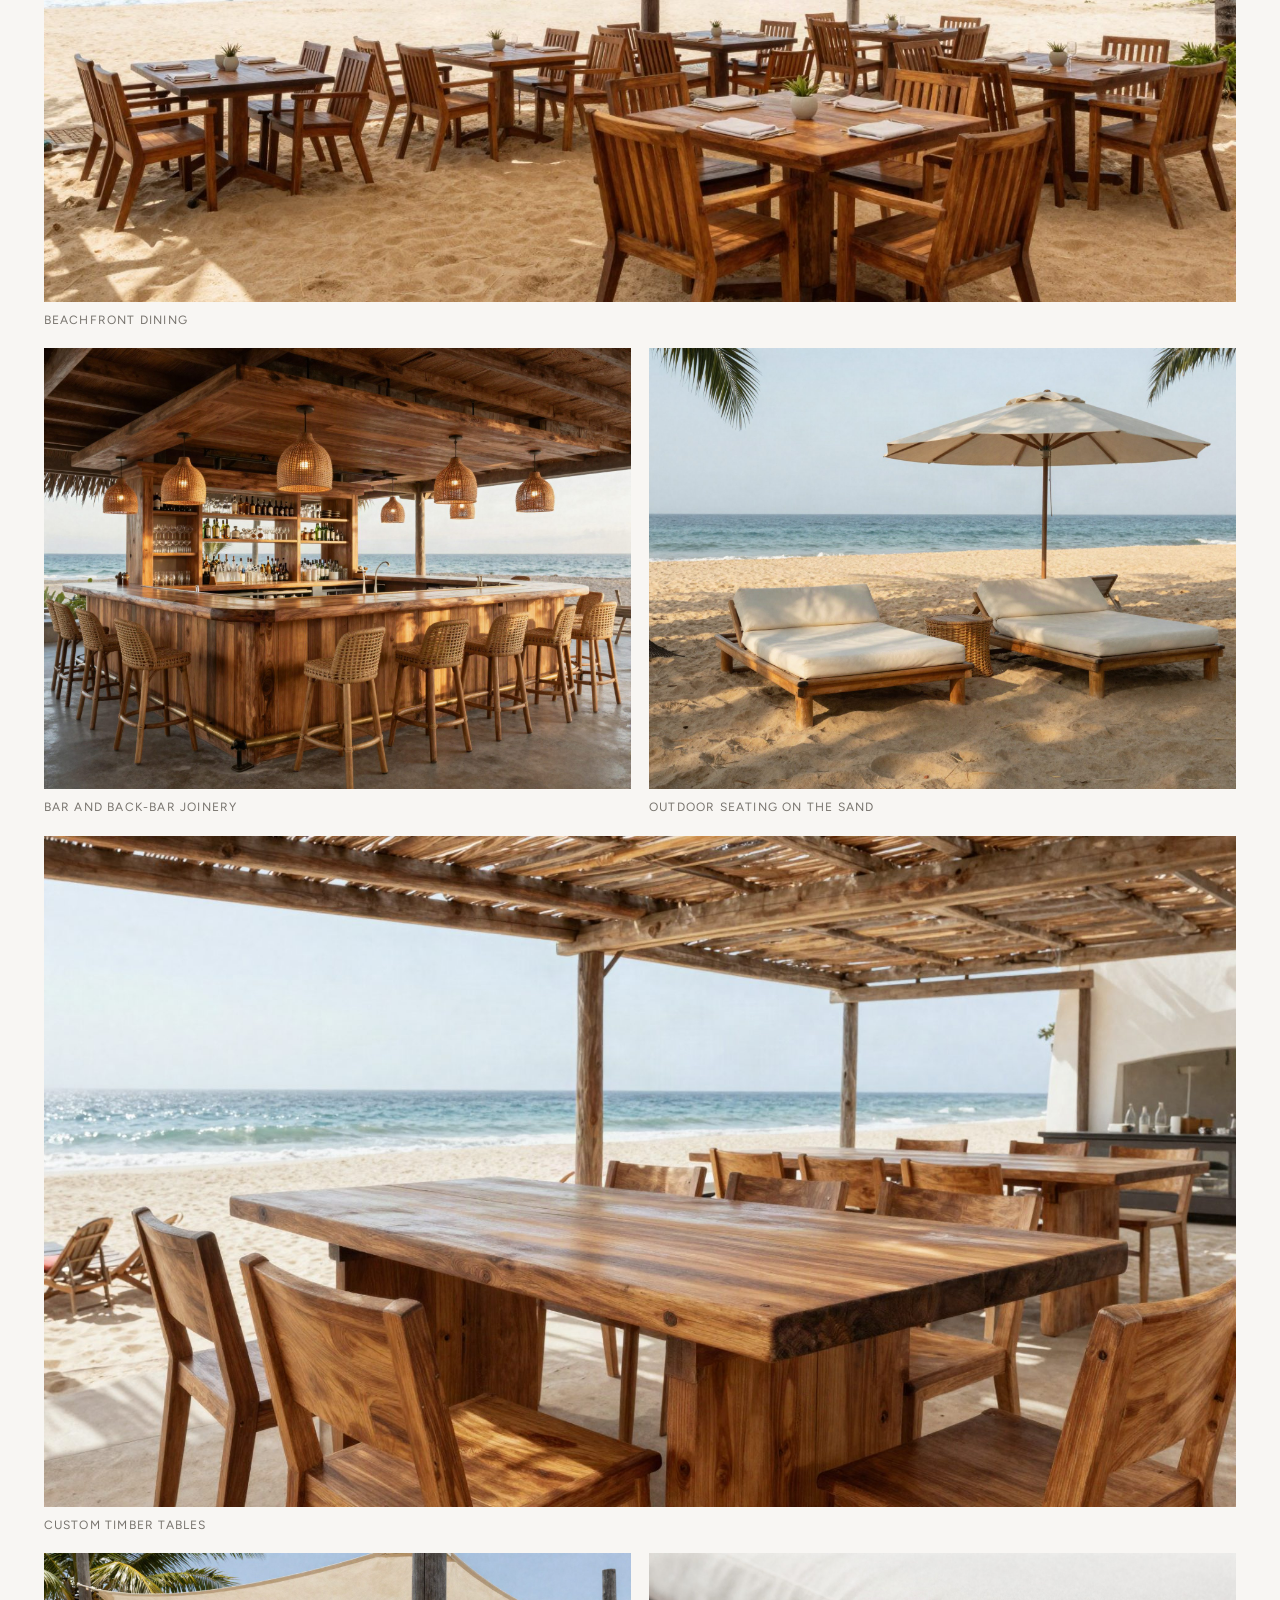
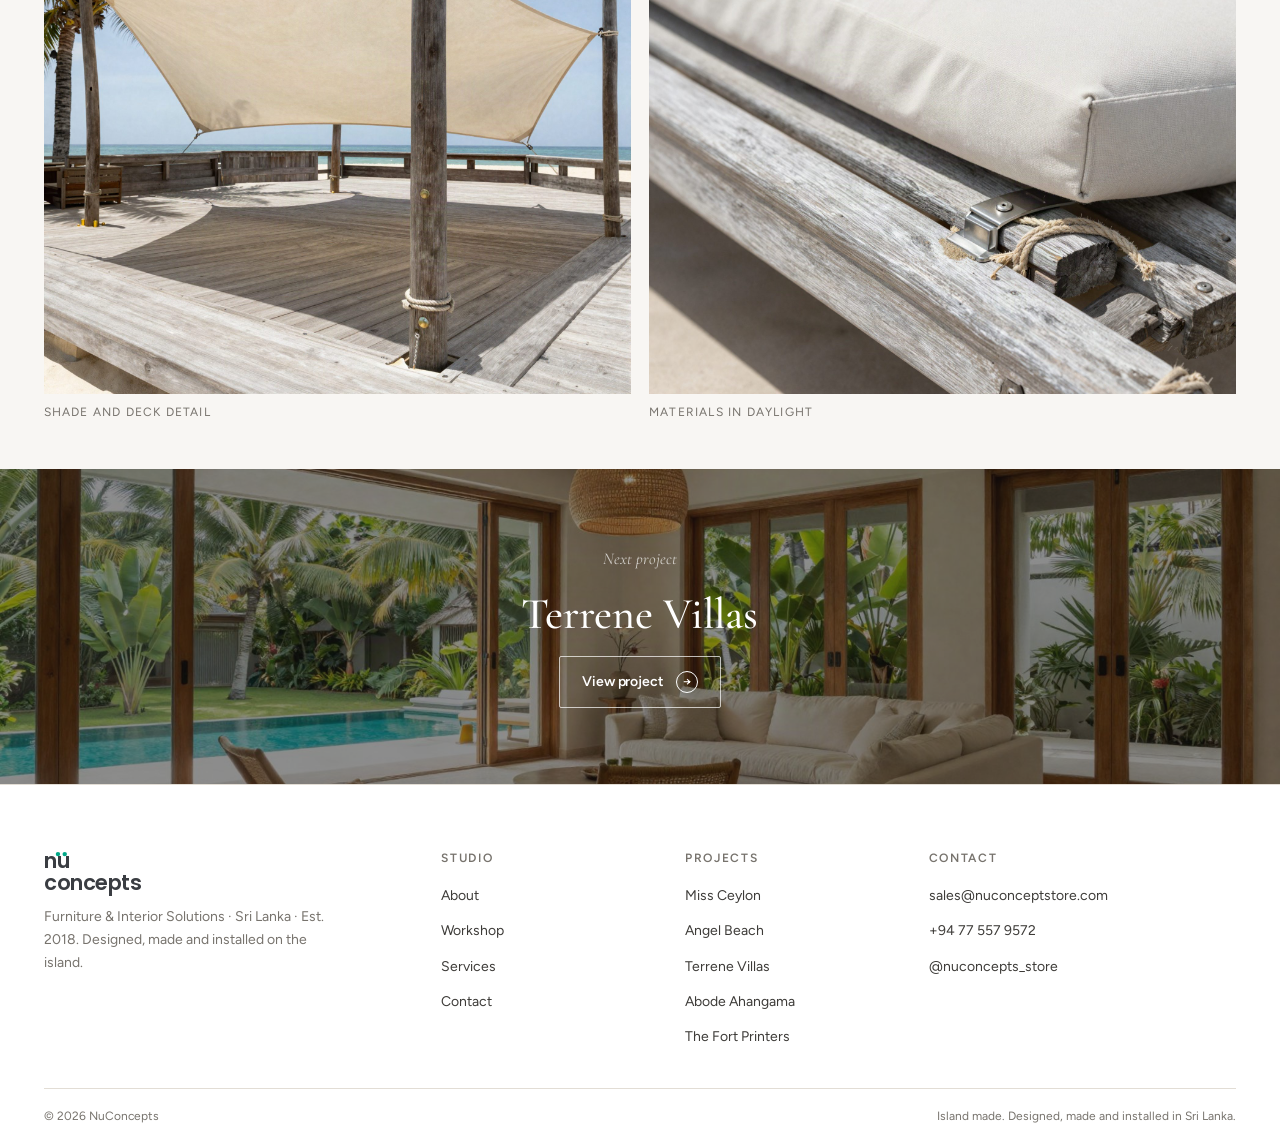
<file: projects/angel-beach.html>
<!doctype html>
<html lang="en">
<head>
<meta charset="utf-8">
<script>document.documentElement.classList.add('js');</script>
<script>
/* Flags broken images before any <img> is parsed, so no error event is missed.
   A "complete && naturalWidth === 0" sweep cannot be used instead: Chrome
   reports exactly that for lazy images it has merely deferred. */
document.addEventListener('error', function (e) {
  var t = e.target;
  if (t && t.tagName === 'IMG') t.setAttribute('data-img-error', '1');
}, true);
</script>
<script>
/* Preview-only noindex, so it never follows the build to nuconceptstore.com. */
if (location.hostname.endsWith('github.io')) {
  document.head.insertAdjacentHTML('beforeend', '<meta name="robots" content="noindex,nofollow">');
}
</script>
<meta name="viewport" content="width=device-width, initial-scale=1">
<title>Angel Beach — Beach Club & Restaurant, Unawatuna | NuConcepts</title>
<meta name="description" content="A beach club and restaurant on the sand at Unawatuna — furniture detailed to live outdoors all season. Interior design and bespoke furniture by NuConcepts, Sri Lanka.">
<meta name="theme-color" content="#F8F6F3">
<link rel="canonical" href="https://nuconceptstore.com/projects/angel-beach.html">
<link rel="icon" href="../assets/favicon.svg" type="image/svg+xml">

<meta property="og:type" content="article">
<meta property="og:title" content="Angel Beach — Beach Club & Restaurant, Unawatuna | NuConcepts">
<meta property="og:description" content="A beach club and restaurant on the sand at Unawatuna — furniture detailed to live outdoors all season.">
<meta property="og:url" content="https://nuconceptstore.com/projects/angel-beach.html">
<meta property="og:image" content="https://nuconceptstore.com/assets/images/projects/angel-beach-hero.jpg">
<meta name="twitter:card" content="summary_large_image">

<link rel="preconnect" href="https://fonts.googleapis.com">
<link rel="preconnect" href="https://fonts.gstatic.com" crossorigin>
<link href="https://fonts.googleapis.com/css2?family=Cormorant+Garamond:ital,wght@0,400;0,500;0,600;1,400;1,500&family=Figtree:wght@300;400;500;600;700&family=Poppins:wght@500;600;700&display=swap" rel="stylesheet">
<link rel="stylesheet" href="../style.css">

<script type="application/ld+json">
{
  "@context": "https://schema.org",
  "@type": "CreativeWork",
  "name": "Angel Beach",
  "about": "Beach Club & Restaurant interior project in Unawatuna, Sri Lanka",
  "dateCreated": "2024",
  "url": "https://nuconceptstore.com/projects/angel-beach.html",
  "creator": { "@type": "Organization", "name": "NuConcepts", "url": "https://nuconceptstore.com/" }
}
</script>
</head>

<body class="project-page hero-header">
<a class="skip-link" href="#main">Skip to content</a>
<div class="progress" aria-hidden="true"></div>

<header class="site-header">
  <div class="wrap header-inner">
    <a class="site-logo" href="../index.html" aria-label="NuConcepts — home">
      <svg class="logo" viewBox="0 0 232 104" role="img" aria-label="nu concepts">
        <text class="logo-a" x="0" y="46">nu</text>
        <circle class="logo-dot" cx="33" cy="12" r="5.2"/>
        <circle class="logo-dot" cx="49" cy="12" r="5.2"/>
        <text class="logo-b" x="0" y="96">concepts</text>
      </svg>
    </a>

    <nav class="main-nav" aria-label="Primary">
      <div class="has-sub">
        <a href="../index.html#services" aria-haspopup="true" aria-expanded="false">Services <i aria-hidden="true">&#9662;</i></a>
        <div class="sub">
          <a href="../index.html#services">Interior Design</a>
          <a href="../index.html#services">Bespoke Manufacturing</a>
          <a href="../index.html#services">Full Supply &amp; Install</a>
          <a href="../index.html#services">Imported Products</a>
          <a href="../index.html#services">Hospitality Fit-Out</a>
        </div>
      </div>
      <a href="../index.html#about">Our Story</a>
      <a href="../index.html#create">Create With Us</a>
      <a href="../index.html#work">Projects</a>
      <a href="../index.html#contact">Contact</a>
    </nav>

    <div class="header-actions">
      <button class="icon-btn" id="searchOpen" aria-label="Search" aria-expanded="false">
        <svg viewBox="0 0 24 24" fill="none" stroke="currentColor" stroke-width="1.7"><circle cx="11" cy="11" r="6.5"/><path d="M16 16l4.5 4.5"/></svg>
      </button>
      <a class="icon-btn" href="https://instagram.com/nuconcepts_store" target="_blank" rel="noopener" aria-label="Instagram">
        <svg viewBox="0 0 24 24" fill="none" stroke="currentColor" stroke-width="1.7"><rect x="3.5" y="3.5" width="17" height="17" rx="5"/><circle cx="12" cy="12" r="3.9"/><circle cx="17.1" cy="6.9" r="1" fill="currentColor" stroke="none"/></svg>
      </a>
      <a class="icon-btn" href="tel:+94775579572" aria-label="Call the studio">
        <svg viewBox="0 0 24 24" fill="none" stroke="currentColor" stroke-width="1.7"><path d="M5 3.5h3.2l1.6 4-2 1.4a12 12 0 0 0 5.3 5.3l1.4-2 4 1.6V18a2.5 2.5 0 0 1-2.7 2.5A16.5 16.5 0 0 1 3.5 6.2 2.5 2.5 0 0 1 5 3.5z"/></svg>
      </a>
      <button class="menu-toggle" aria-label="Menu" aria-expanded="false" aria-controls="nav-overlay">
        <i></i><i></i><i></i>
      </button>
    </div>
  </div>
</header>

<div class="search-panel" id="searchPanel" aria-hidden="true" role="dialog" aria-label="Search">
  <div class="wrap search-inner">
    <label class="sr-only" for="searchInput">Search this site</label>
    <input id="searchInput" type="search" placeholder="What can we help you find?" autocomplete="off">
    <button class="icon-btn" id="searchClose" aria-label="Close search">
      <svg viewBox="0 0 24 24" fill="none" stroke="currentColor" stroke-width="1.7"><path d="M6 6l12 12M18 6L6 18"/></svg>
    </button>
    <ul class="search-results" id="searchResults"></ul>
  </div>
</div>

<div class="nav-overlay" id="nav-overlay" aria-hidden="true">
  <a class="big" href="../index.html#services">Services</a>
  <a class="big" href="../index.html#about">Our Story</a>
  <a class="big" href="../index.html#create">Create With Us</a>
  <a class="big" href="../index.html#work">Projects</a>
  <a class="big" href="../index.html#contact">Contact</a>
  <div class="nav-overlay-foot">
    <a href="mailto:sales@nuconceptstore.com">sales@nuconceptstore.com</a>
    <a href="tel:+94775579572">+94 77 557 9572</a>
    <a href="https://instagram.com/nuconcepts_store" target="_blank" rel="noopener">Instagram</a>
  </div>
</div>

<main id="main">

<section class="p-hero">
  <div class="hero-bg" data-parallax="0.12">
    <img src="../assets/images/projects/angel-beach-hero.jpg" alt="Angel Beach — beach club & restaurant interior in Unawatuna, Sri Lanka" fetchpriority="high">
  </div>
  <div class="wrap" data-reveal="fade">
    <h1>Angel Beach</h1>
    <div class="p-meta">
      <div><span>Type</span><b>Beach Club &amp; Restaurant</b></div>
      <div><span>Location</span><b>Unawatuna</b></div>
      <div><span>Year</span><b>2024</b></div>
      <div><span>Studio</span><b class="brand">NuConcepts</b></div>
    </div>
  </div>
</section>

<section class="section">
  <div class="wrap">
    <p class="crumbs"><a href="../index.html">Home</a> / <a href="../index.html#work">Work</a> / Angel Beach</p>
    <div class="p-intro">
      <div data-reveal>
        <h2>Built for salt, sun and a full season.</h2>
        <div class="specs">
          <div><h4>Scope</h4><p>Restaurant, bar, deck and beach seating</p></div>
          <div><h4>Services</h4><p>Interior design · Bespoke furniture · Outdoor seating · Supply &amp; install</p></div>
          <div><h4>Location</h4><p>Unawatuna, Sri Lanka</p></div>
          <div><h4>Completed</h4><p>2024</p></div>
        </div>
      </div>
      <div class="body" data-reveal style="--d:120ms">
        <p>A beach club runs its furniture harder than almost any other interior. Everything here was detailed for direct sun, sea air and daily rearrangement: hardwood frames, finishes chosen for recoating rather than replacement, and cushions built to be stripped and washed.</p>
        <p>The brief covered the dining areas, bar and the seating that spills out onto the sand, with a material palette that stays quiet against the water and lets the setting do the work.</p>
        <p>We supplied and installed the whole package, then came back through it as a snag list rather than leaving it at delivery.</p>
      </div>
    </div>
  </div>
</section>

<section class="section section--tight">
  <div class="wrap">
    <div class="gallery">
      <figure data-reveal="fade">
        <div class="media zoom">
          <img loading="lazy" src="../assets/images/projects/angel-beach-01.jpg" alt="Angel Beach — beachfront dining">
        </div>
        <figcaption>Beachfront dining</figcaption>
      </figure>
      <figure data-reveal="fade">
        <div class="media zoom">
          <img loading="lazy" src="../assets/images/projects/angel-beach-02.jpg" alt="Angel Beach — bar and back-bar joinery">
        </div>
        <figcaption>Bar and back-bar joinery</figcaption>
      </figure>
      <figure data-reveal="fade">
        <div class="media zoom">
          <img loading="lazy" src="../assets/images/projects/angel-beach-03.jpg" alt="Angel Beach — outdoor seating on the sand">
        </div>
        <figcaption>Outdoor seating on the sand</figcaption>
      </figure>
      <figure data-reveal="fade">
        <div class="media zoom">
          <img loading="lazy" src="../assets/images/projects/angel-beach-04.jpg" alt="Angel Beach — custom timber tables">
        </div>
        <figcaption>Custom timber tables</figcaption>
      </figure>
      <figure data-reveal="fade">
        <div class="media zoom">
          <img loading="lazy" src="../assets/images/projects/angel-beach-05.jpg" alt="Angel Beach — shade and deck detail">
        </div>
        <figcaption>Shade and deck detail</figcaption>
      </figure>
      <figure data-reveal="fade">
        <div class="media zoom">
          <img loading="lazy" src="../assets/images/projects/angel-beach-06.jpg" alt="Angel Beach — materials in daylight">
        </div>
        <figcaption>Materials in daylight</figcaption>
      </figure>
    </div>
  </div>
</section>

<a class="next-project" href="terrene-villas.html">
  <div class="media"><img loading="lazy" src="../assets/images/projects/terrene-villas-hero.jpg" alt="Terrene Villas interior project"></div>
  <div class="inner wrap">
    <p class="kicker" style="color:rgba(255,255,255,.7);font-family:var(--serif);font-style:italic">Next project</p>
    <h2>Terrene Villas</h2>
    <span class="btn btn--onphoto">View project <span class="btn__ico" aria-hidden="true">&rarr;</span></span>
  </div>
</a>

</main>

<div class="lightbox" aria-hidden="true" role="dialog" aria-label="Angel Beach gallery">
  <button class="lb-btn lightbox-close" aria-label="Close gallery"><span aria-hidden="true">&#10005;</span></button>
  <div class="lightbox-stage"></div>
  <div class="lightbox-bar wrap">
    <span class="caption"></span>
    <span class="lightbox-nav">
      <button class="lb-btn lb-prev" aria-label="Previous image"><span aria-hidden="true">&larr;</span></button>
      <button class="lb-btn lb-next" aria-label="Next image"><span aria-hidden="true">&rarr;</span></button>
    </span>
  </div>
</div>

<footer class="site-footer">
  <div class="wrap">
    <div class="foot-grid">
      <div class="foot-about">
        <span class="site-logo site-logo--foot"><svg class="logo" viewBox="0 0 232 104" role="img" aria-label="nu concepts">
        <text class="logo-a" x="0" y="46">nu</text>
        <circle class="logo-dot" cx="33" cy="12" r="5.2"/>
        <circle class="logo-dot" cx="49" cy="12" r="5.2"/>
        <text class="logo-b" x="0" y="96">concepts</text>
      </svg></span>
        <p>Furniture &amp; Interior Solutions &middot; Sri Lanka &middot; Est. 2018.
           Designed, made and installed on the island.</p>
      </div>
      <div>
        <h4>Studio</h4>
        <ul>
          <li><a href="../index.html#about">About</a></li>
          <li><a href="../index.html#film">Workshop</a></li>
          <li><a href="../index.html#services">Services</a></li>
          <li><a href="../index.html#contact">Contact</a></li>
        </ul>
      </div>
      <div>
        <h4>Projects</h4>
        <ul>
          <li><a href="miss-ceylon.html">Miss Ceylon</a></li>
          <li><a href="angel-beach.html">Angel Beach</a></li>
          <li><a href="terrene-villas.html">Terrene Villas</a></li>
          <li><a href="abode-ahangama.html">Abode Ahangama</a></li>
          <li><a href="the-fort-printers.html">The Fort Printers</a></li>
        </ul>
      </div>
      <div>
        <h4>Contact</h4>
        <ul>
          <li><a href="mailto:sales@nuconceptstore.com">sales@nuconceptstore.com</a></li>
          <li><a href="tel:+94775579572">+94 77 557 9572</a></li>
          <li><a href="https://instagram.com/nuconcepts_store" target="_blank" rel="noopener">@nuconcepts_store</a></li>
        </ul>
      </div>
    </div>
    <div class="foot-bottom">
      <span>&copy; <span data-year>2026</span> NuConcepts</span>
      <span>Island made. Designed, made and installed in Sri Lanka.</span>
    </div>
  </div>
</footer>

<button class="to-top" aria-label="Back to top"><span aria-hidden="true">&uarr;</span></button>

<script src="../site.js" defer></script>
</body>
</html>
</file>
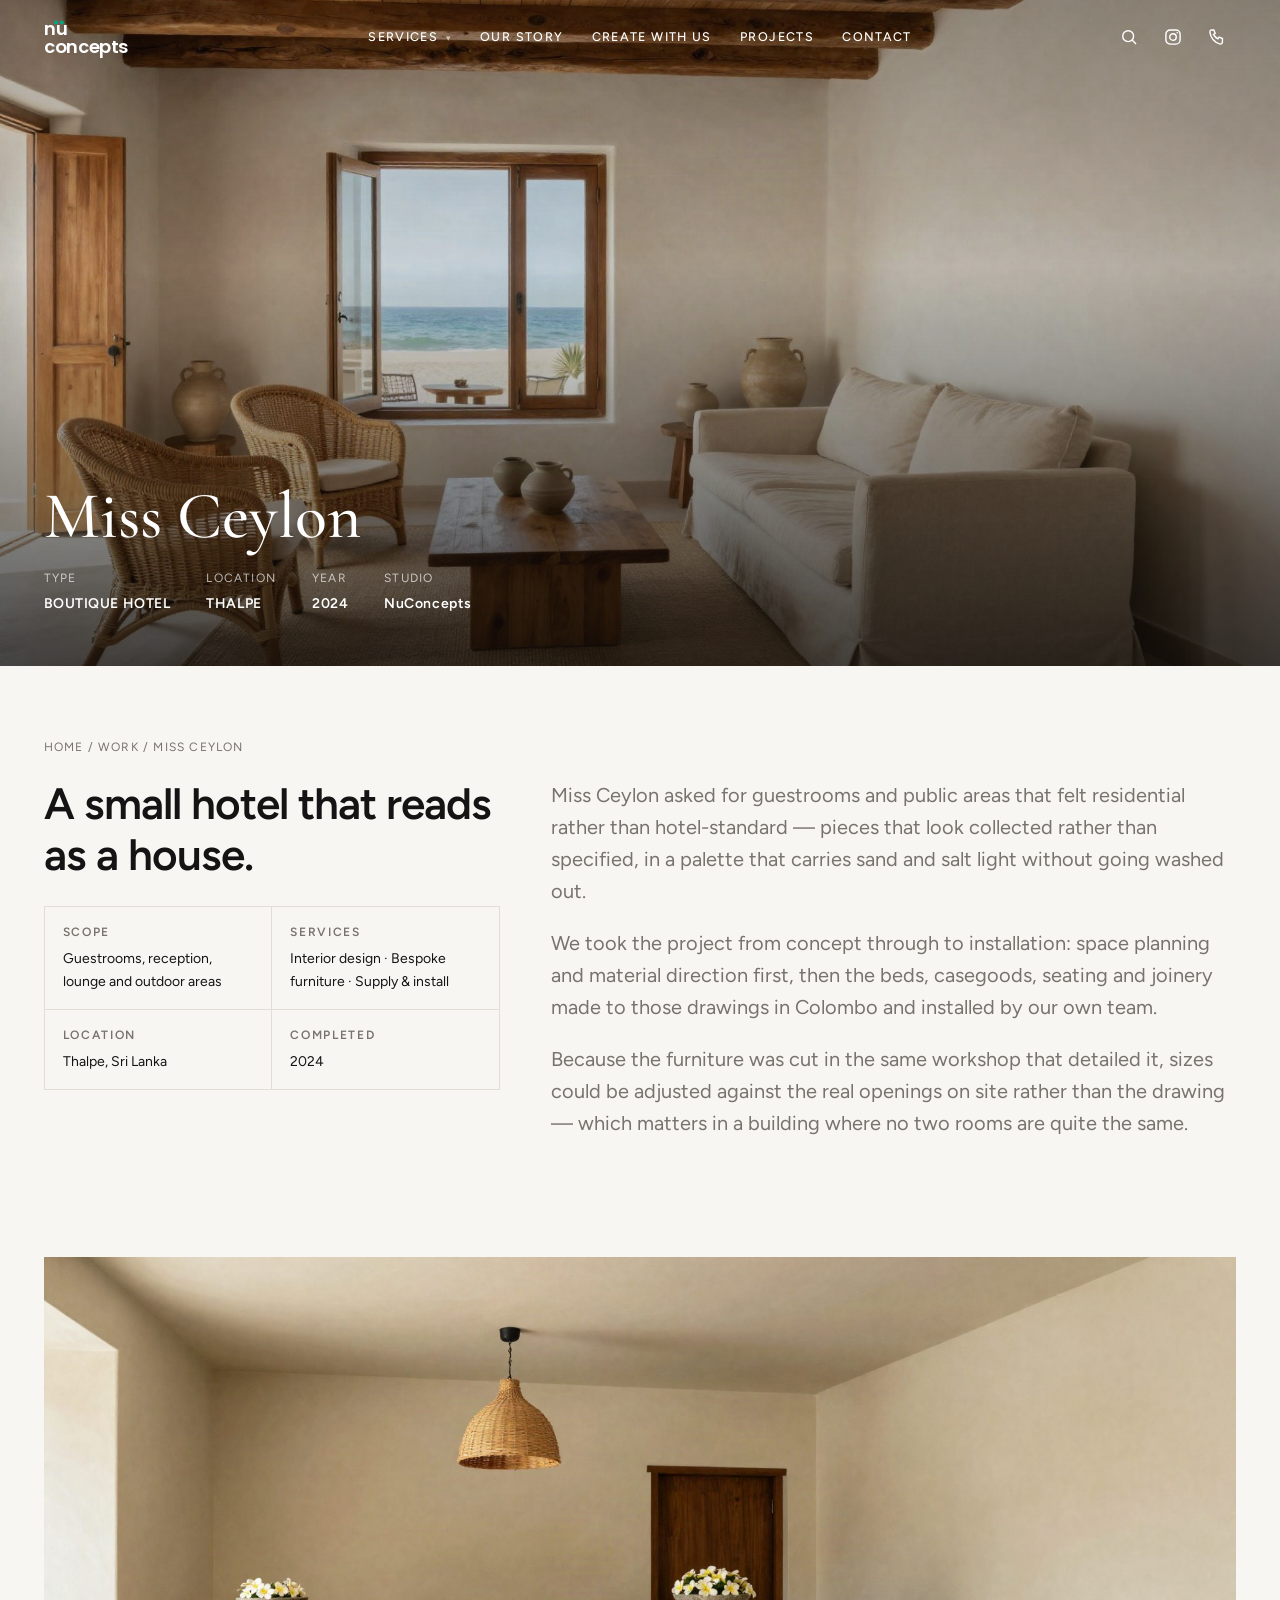
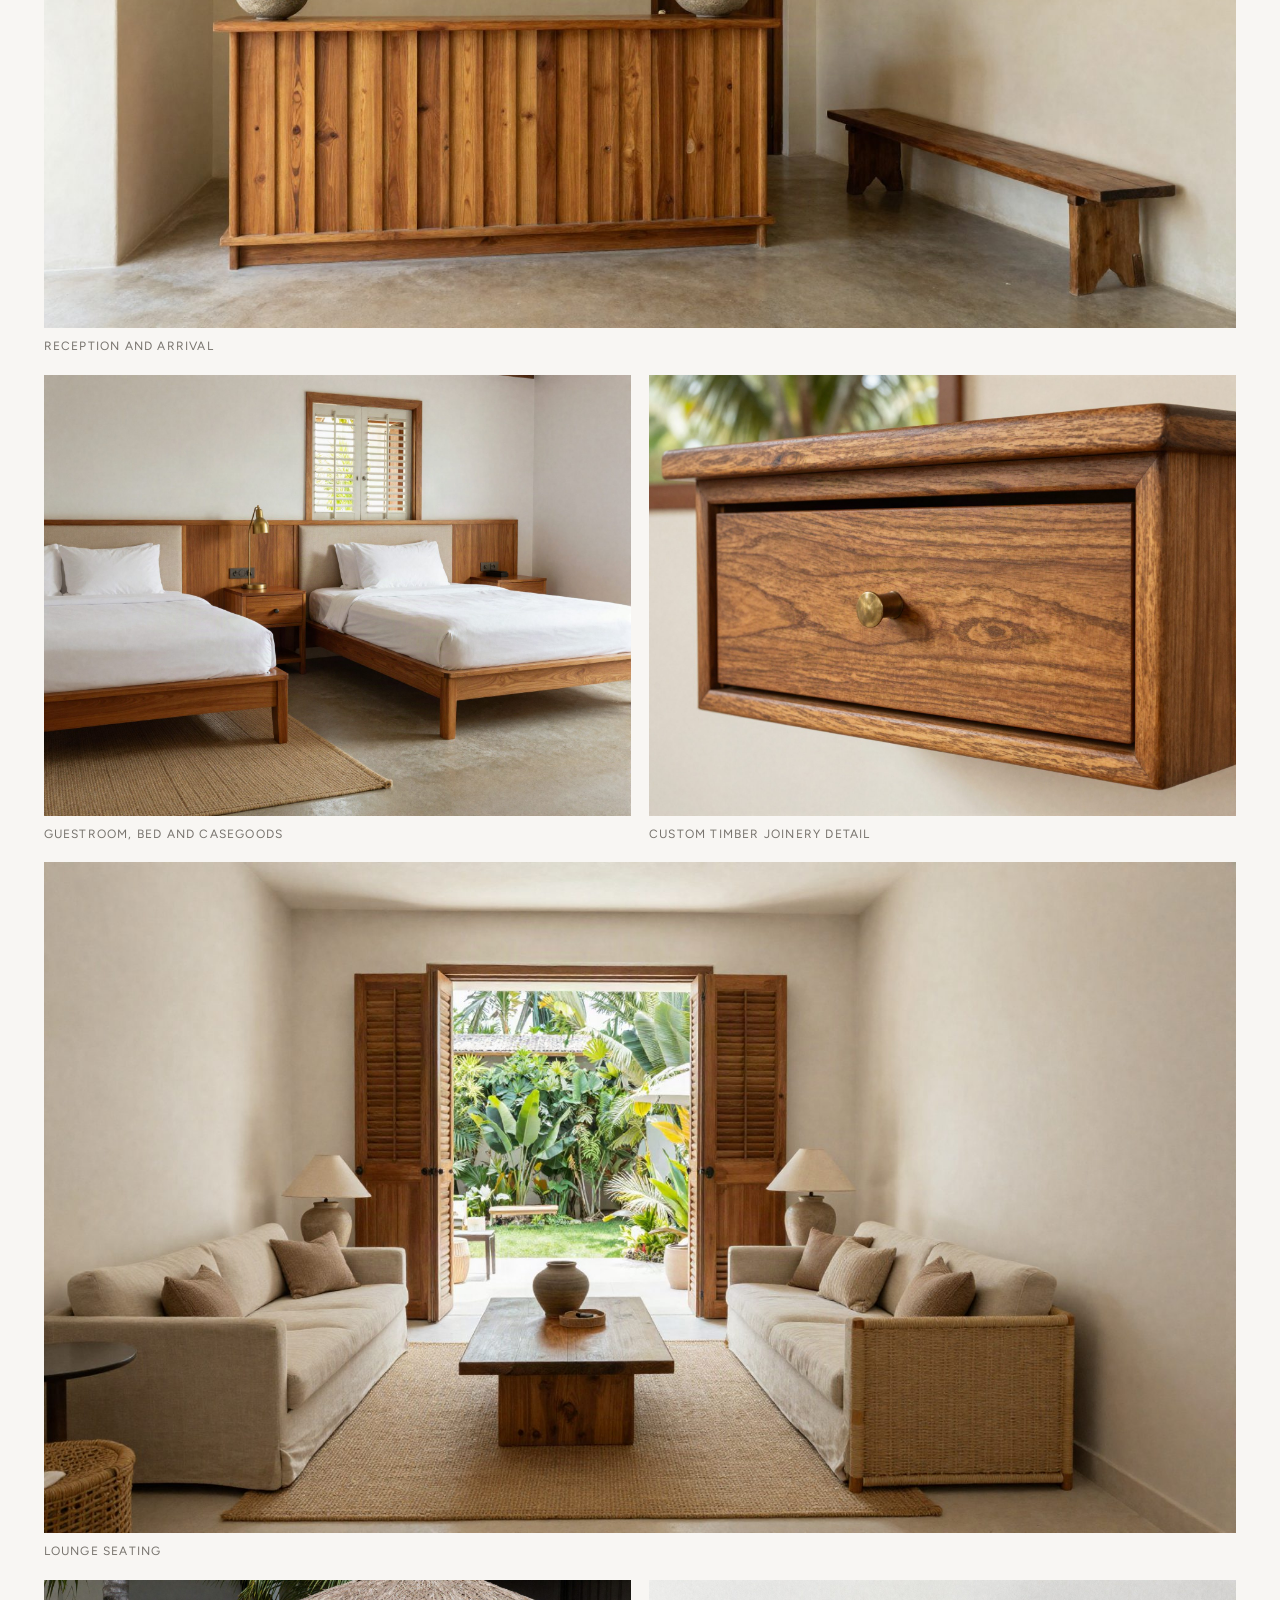
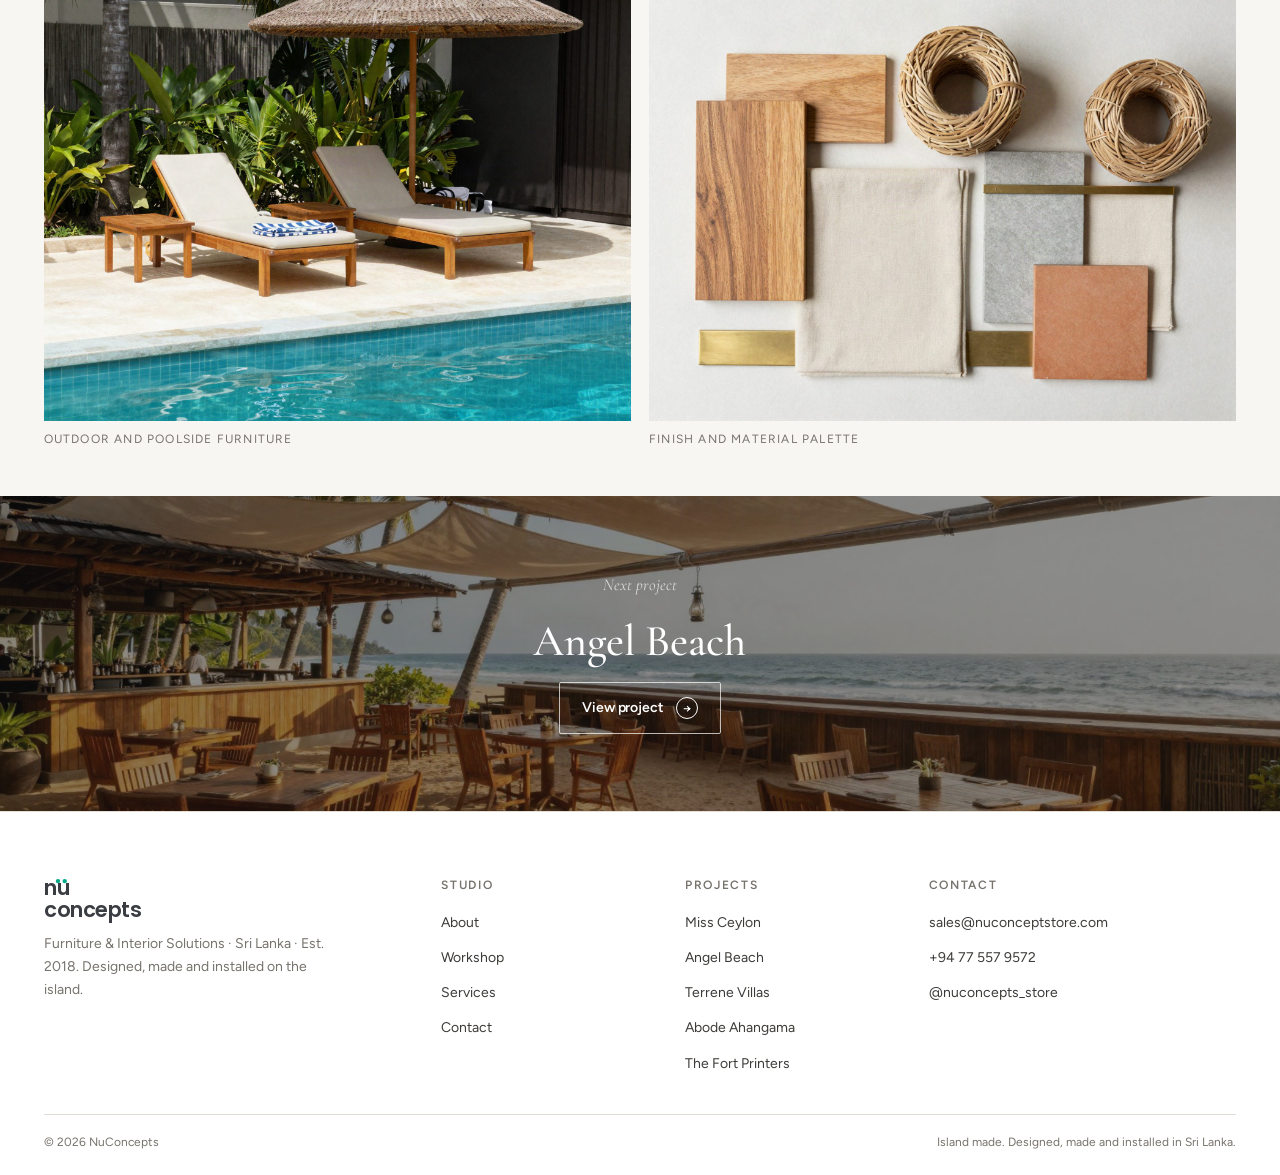
<file: projects/miss-ceylon.html>
<!doctype html>
<html lang="en">
<head>
<meta charset="utf-8">
<script>document.documentElement.classList.add('js');</script>
<script>
/* Flags broken images before any <img> is parsed, so no error event is missed.
   A "complete && naturalWidth === 0" sweep cannot be used instead: Chrome
   reports exactly that for lazy images it has merely deferred. */
document.addEventListener('error', function (e) {
  var t = e.target;
  if (t && t.tagName === 'IMG') t.setAttribute('data-img-error', '1');
}, true);
</script>
<script>
/* Preview-only noindex, so it never follows the build to nuconceptstore.com. */
if (location.hostname.endsWith('github.io')) {
  document.head.insertAdjacentHTML('beforeend', '<meta name="robots" content="noindex,nofollow">');
}
</script>
<meta name="viewport" content="width=device-width, initial-scale=1">
<title>Miss Ceylon — Boutique Hotel, Thalpe | NuConcepts</title>
<meta name="description" content="A boutique hotel a few streets back from the sea at Thalpe, furnished throughout in our Colombo workshop. Interior design and bespoke furniture by NuConcepts, Sri Lanka.">
<meta name="theme-color" content="#F8F6F3">
<link rel="canonical" href="https://nuconceptstore.com/projects/miss-ceylon.html">
<link rel="icon" href="../assets/favicon.svg" type="image/svg+xml">

<meta property="og:type" content="article">
<meta property="og:title" content="Miss Ceylon — Boutique Hotel, Thalpe | NuConcepts">
<meta property="og:description" content="A boutique hotel a few streets back from the sea at Thalpe, furnished throughout in our Colombo workshop.">
<meta property="og:url" content="https://nuconceptstore.com/projects/miss-ceylon.html">
<meta property="og:image" content="https://nuconceptstore.com/assets/images/projects/miss-ceylon-hero.jpg">
<meta name="twitter:card" content="summary_large_image">

<link rel="preconnect" href="https://fonts.googleapis.com">
<link rel="preconnect" href="https://fonts.gstatic.com" crossorigin>
<link href="https://fonts.googleapis.com/css2?family=Cormorant+Garamond:ital,wght@0,400;0,500;0,600;1,400;1,500&family=Figtree:wght@300;400;500;600;700&family=Poppins:wght@500;600;700&display=swap" rel="stylesheet">
<link rel="stylesheet" href="../style.css">

<script type="application/ld+json">
{
  "@context": "https://schema.org",
  "@type": "CreativeWork",
  "name": "Miss Ceylon",
  "about": "Boutique Hotel interior project in Thalpe, Sri Lanka",
  "dateCreated": "2024",
  "url": "https://nuconceptstore.com/projects/miss-ceylon.html",
  "creator": { "@type": "Organization", "name": "NuConcepts", "url": "https://nuconceptstore.com/" }
}
</script>
</head>

<body class="project-page hero-header">
<a class="skip-link" href="#main">Skip to content</a>
<div class="progress" aria-hidden="true"></div>

<header class="site-header">
  <div class="wrap header-inner">
    <a class="site-logo" href="../index.html" aria-label="NuConcepts — home">
      <svg class="logo" viewBox="0 0 232 104" role="img" aria-label="nu concepts">
        <text class="logo-a" x="0" y="46">nu</text>
        <circle class="logo-dot" cx="33" cy="12" r="5.2"/>
        <circle class="logo-dot" cx="49" cy="12" r="5.2"/>
        <text class="logo-b" x="0" y="96">concepts</text>
      </svg>
    </a>

    <nav class="main-nav" aria-label="Primary">
      <div class="has-sub">
        <a href="../index.html#services" aria-haspopup="true" aria-expanded="false">Services <i aria-hidden="true">&#9662;</i></a>
        <div class="sub">
          <a href="../index.html#services">Interior Design</a>
          <a href="../index.html#services">Bespoke Manufacturing</a>
          <a href="../index.html#services">Full Supply &amp; Install</a>
          <a href="../index.html#services">Imported Products</a>
          <a href="../index.html#services">Hospitality Fit-Out</a>
        </div>
      </div>
      <a href="../index.html#about">Our Story</a>
      <a href="../index.html#create">Create With Us</a>
      <a href="../index.html#work">Projects</a>
      <a href="../index.html#contact">Contact</a>
    </nav>

    <div class="header-actions">
      <button class="icon-btn" id="searchOpen" aria-label="Search" aria-expanded="false">
        <svg viewBox="0 0 24 24" fill="none" stroke="currentColor" stroke-width="1.7"><circle cx="11" cy="11" r="6.5"/><path d="M16 16l4.5 4.5"/></svg>
      </button>
      <a class="icon-btn" href="https://instagram.com/nuconcepts_store" target="_blank" rel="noopener" aria-label="Instagram">
        <svg viewBox="0 0 24 24" fill="none" stroke="currentColor" stroke-width="1.7"><rect x="3.5" y="3.5" width="17" height="17" rx="5"/><circle cx="12" cy="12" r="3.9"/><circle cx="17.1" cy="6.9" r="1" fill="currentColor" stroke="none"/></svg>
      </a>
      <a class="icon-btn" href="tel:+94775579572" aria-label="Call the studio">
        <svg viewBox="0 0 24 24" fill="none" stroke="currentColor" stroke-width="1.7"><path d="M5 3.5h3.2l1.6 4-2 1.4a12 12 0 0 0 5.3 5.3l1.4-2 4 1.6V18a2.5 2.5 0 0 1-2.7 2.5A16.5 16.5 0 0 1 3.5 6.2 2.5 2.5 0 0 1 5 3.5z"/></svg>
      </a>
      <button class="menu-toggle" aria-label="Menu" aria-expanded="false" aria-controls="nav-overlay">
        <i></i><i></i><i></i>
      </button>
    </div>
  </div>
</header>

<div class="search-panel" id="searchPanel" aria-hidden="true" role="dialog" aria-label="Search">
  <div class="wrap search-inner">
    <label class="sr-only" for="searchInput">Search this site</label>
    <input id="searchInput" type="search" placeholder="What can we help you find?" autocomplete="off">
    <button class="icon-btn" id="searchClose" aria-label="Close search">
      <svg viewBox="0 0 24 24" fill="none" stroke="currentColor" stroke-width="1.7"><path d="M6 6l12 12M18 6L6 18"/></svg>
    </button>
    <ul class="search-results" id="searchResults"></ul>
  </div>
</div>

<div class="nav-overlay" id="nav-overlay" aria-hidden="true">
  <a class="big" href="../index.html#services">Services</a>
  <a class="big" href="../index.html#about">Our Story</a>
  <a class="big" href="../index.html#create">Create With Us</a>
  <a class="big" href="../index.html#work">Projects</a>
  <a class="big" href="../index.html#contact">Contact</a>
  <div class="nav-overlay-foot">
    <a href="mailto:sales@nuconceptstore.com">sales@nuconceptstore.com</a>
    <a href="tel:+94775579572">+94 77 557 9572</a>
    <a href="https://instagram.com/nuconcepts_store" target="_blank" rel="noopener">Instagram</a>
  </div>
</div>

<main id="main">

<section class="p-hero">
  <div class="hero-bg" data-parallax="0.12">
    <img src="../assets/images/projects/miss-ceylon-hero.jpg" alt="Miss Ceylon — boutique hotel interior in Thalpe, Sri Lanka" fetchpriority="high">
  </div>
  <div class="wrap" data-reveal="fade">
    <h1>Miss Ceylon</h1>
    <div class="p-meta">
      <div><span>Type</span><b>Boutique Hotel</b></div>
      <div><span>Location</span><b>Thalpe</b></div>
      <div><span>Year</span><b>2024</b></div>
      <div><span>Studio</span><b class="brand">NuConcepts</b></div>
    </div>
  </div>
</section>

<section class="section">
  <div class="wrap">
    <p class="crumbs"><a href="../index.html">Home</a> / <a href="../index.html#work">Work</a> / Miss Ceylon</p>
    <div class="p-intro">
      <div data-reveal>
        <h2>A small hotel that reads as a house.</h2>
        <div class="specs">
          <div><h4>Scope</h4><p>Guestrooms, reception, lounge and outdoor areas</p></div>
          <div><h4>Services</h4><p>Interior design · Bespoke furniture · Supply &amp; install</p></div>
          <div><h4>Location</h4><p>Thalpe, Sri Lanka</p></div>
          <div><h4>Completed</h4><p>2024</p></div>
        </div>
      </div>
      <div class="body" data-reveal style="--d:120ms">
        <p>Miss Ceylon asked for guestrooms and public areas that felt residential rather than hotel-standard — pieces that look collected rather than specified, in a palette that carries sand and salt light without going washed out.</p>
        <p>We took the project from concept through to installation: space planning and material direction first, then the beds, casegoods, seating and joinery made to those drawings in Colombo and installed by our own team.</p>
        <p>Because the furniture was cut in the same workshop that detailed it, sizes could be adjusted against the real openings on site rather than the drawing — which matters in a building where no two rooms are quite the same.</p>
      </div>
    </div>
  </div>
</section>

<section class="section section--tight">
  <div class="wrap">
    <div class="gallery">
      <figure data-reveal="fade">
        <div class="media zoom">
          <img loading="lazy" src="../assets/images/projects/miss-ceylon-01.jpg" alt="Miss Ceylon — reception and arrival">
        </div>
        <figcaption>Reception and arrival</figcaption>
      </figure>
      <figure data-reveal="fade">
        <div class="media zoom">
          <img loading="lazy" src="../assets/images/projects/miss-ceylon-02.jpg" alt="Miss Ceylon — guestroom, bed and casegoods">
        </div>
        <figcaption>Guestroom, bed and casegoods</figcaption>
      </figure>
      <figure data-reveal="fade">
        <div class="media zoom">
          <img loading="lazy" src="../assets/images/projects/miss-ceylon-03.jpg" alt="Miss Ceylon — custom timber joinery detail">
        </div>
        <figcaption>Custom timber joinery detail</figcaption>
      </figure>
      <figure data-reveal="fade">
        <div class="media zoom">
          <img loading="lazy" src="../assets/images/projects/miss-ceylon-04.jpg" alt="Miss Ceylon — lounge seating">
        </div>
        <figcaption>Lounge seating</figcaption>
      </figure>
      <figure data-reveal="fade">
        <div class="media zoom">
          <img loading="lazy" src="../assets/images/projects/miss-ceylon-05.jpg" alt="Miss Ceylon — outdoor and poolside furniture">
        </div>
        <figcaption>Outdoor and poolside furniture</figcaption>
      </figure>
      <figure data-reveal="fade">
        <div class="media zoom">
          <img loading="lazy" src="../assets/images/projects/miss-ceylon-06.jpg" alt="Miss Ceylon — finish and material palette">
        </div>
        <figcaption>Finish and material palette</figcaption>
      </figure>
    </div>
  </div>
</section>

<a class="next-project" href="angel-beach.html">
  <div class="media"><img loading="lazy" src="../assets/images/projects/angel-beach-hero.jpg" alt="Angel Beach interior project"></div>
  <div class="inner wrap">
    <p class="kicker" style="color:rgba(255,255,255,.7);font-family:var(--serif);font-style:italic">Next project</p>
    <h2>Angel Beach</h2>
    <span class="btn btn--onphoto">View project <span class="btn__ico" aria-hidden="true">&rarr;</span></span>
  </div>
</a>

</main>

<div class="lightbox" aria-hidden="true" role="dialog" aria-label="Miss Ceylon gallery">
  <button class="lb-btn lightbox-close" aria-label="Close gallery"><span aria-hidden="true">&#10005;</span></button>
  <div class="lightbox-stage"></div>
  <div class="lightbox-bar wrap">
    <span class="caption"></span>
    <span class="lightbox-nav">
      <button class="lb-btn lb-prev" aria-label="Previous image"><span aria-hidden="true">&larr;</span></button>
      <button class="lb-btn lb-next" aria-label="Next image"><span aria-hidden="true">&rarr;</span></button>
    </span>
  </div>
</div>

<footer class="site-footer">
  <div class="wrap">
    <div class="foot-grid">
      <div class="foot-about">
        <span class="site-logo site-logo--foot"><svg class="logo" viewBox="0 0 232 104" role="img" aria-label="nu concepts">
        <text class="logo-a" x="0" y="46">nu</text>
        <circle class="logo-dot" cx="33" cy="12" r="5.2"/>
        <circle class="logo-dot" cx="49" cy="12" r="5.2"/>
        <text class="logo-b" x="0" y="96">concepts</text>
      </svg></span>
        <p>Furniture &amp; Interior Solutions &middot; Sri Lanka &middot; Est. 2018.
           Designed, made and installed on the island.</p>
      </div>
      <div>
        <h4>Studio</h4>
        <ul>
          <li><a href="../index.html#about">About</a></li>
          <li><a href="../index.html#film">Workshop</a></li>
          <li><a href="../index.html#services">Services</a></li>
          <li><a href="../index.html#contact">Contact</a></li>
        </ul>
      </div>
      <div>
        <h4>Projects</h4>
        <ul>
          <li><a href="miss-ceylon.html">Miss Ceylon</a></li>
          <li><a href="angel-beach.html">Angel Beach</a></li>
          <li><a href="terrene-villas.html">Terrene Villas</a></li>
          <li><a href="abode-ahangama.html">Abode Ahangama</a></li>
          <li><a href="the-fort-printers.html">The Fort Printers</a></li>
        </ul>
      </div>
      <div>
        <h4>Contact</h4>
        <ul>
          <li><a href="mailto:sales@nuconceptstore.com">sales@nuconceptstore.com</a></li>
          <li><a href="tel:+94775579572">+94 77 557 9572</a></li>
          <li><a href="https://instagram.com/nuconcepts_store" target="_blank" rel="noopener">@nuconcepts_store</a></li>
        </ul>
      </div>
    </div>
    <div class="foot-bottom">
      <span>&copy; <span data-year>2026</span> NuConcepts</span>
      <span>Island made. Designed, made and installed in Sri Lanka.</span>
    </div>
  </div>
</footer>

<button class="to-top" aria-label="Back to top"><span aria-hidden="true">&uarr;</span></button>

<script src="../site.js" defer></script>
</body>
</html>
</file>
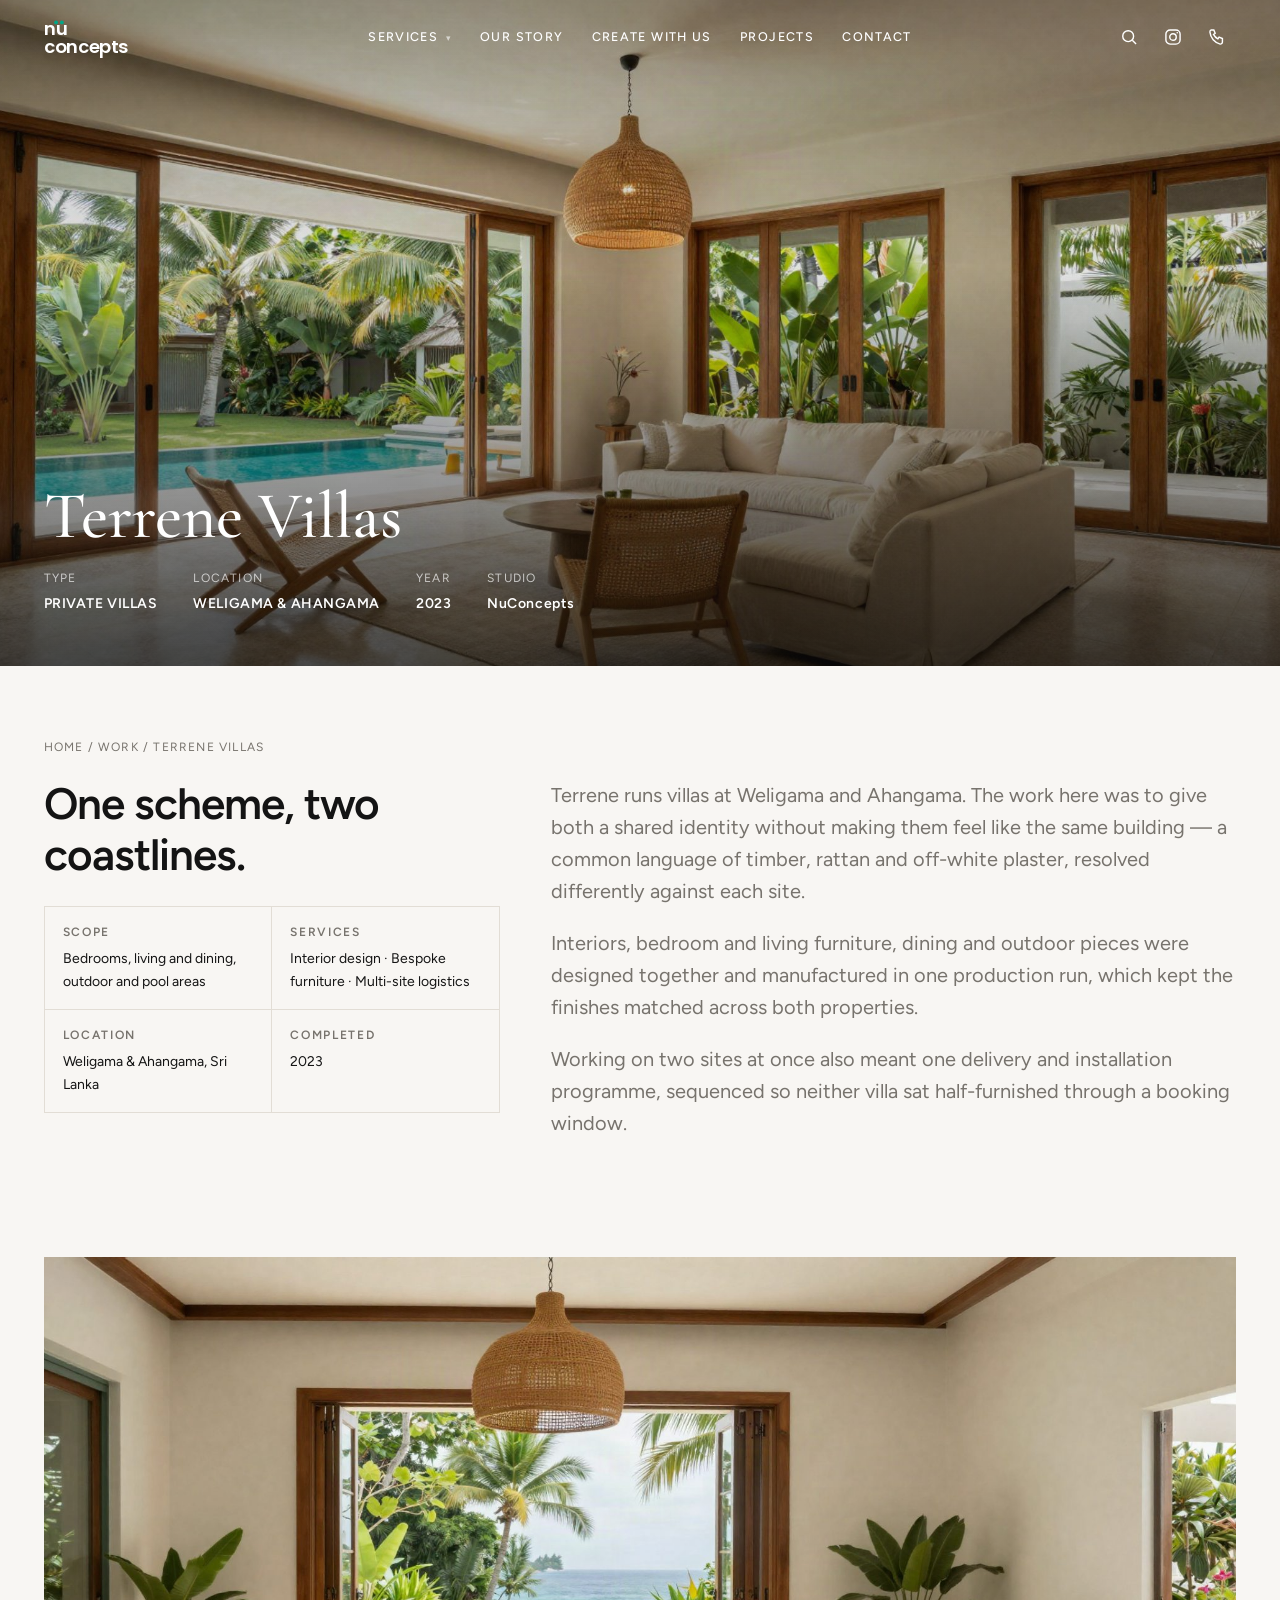
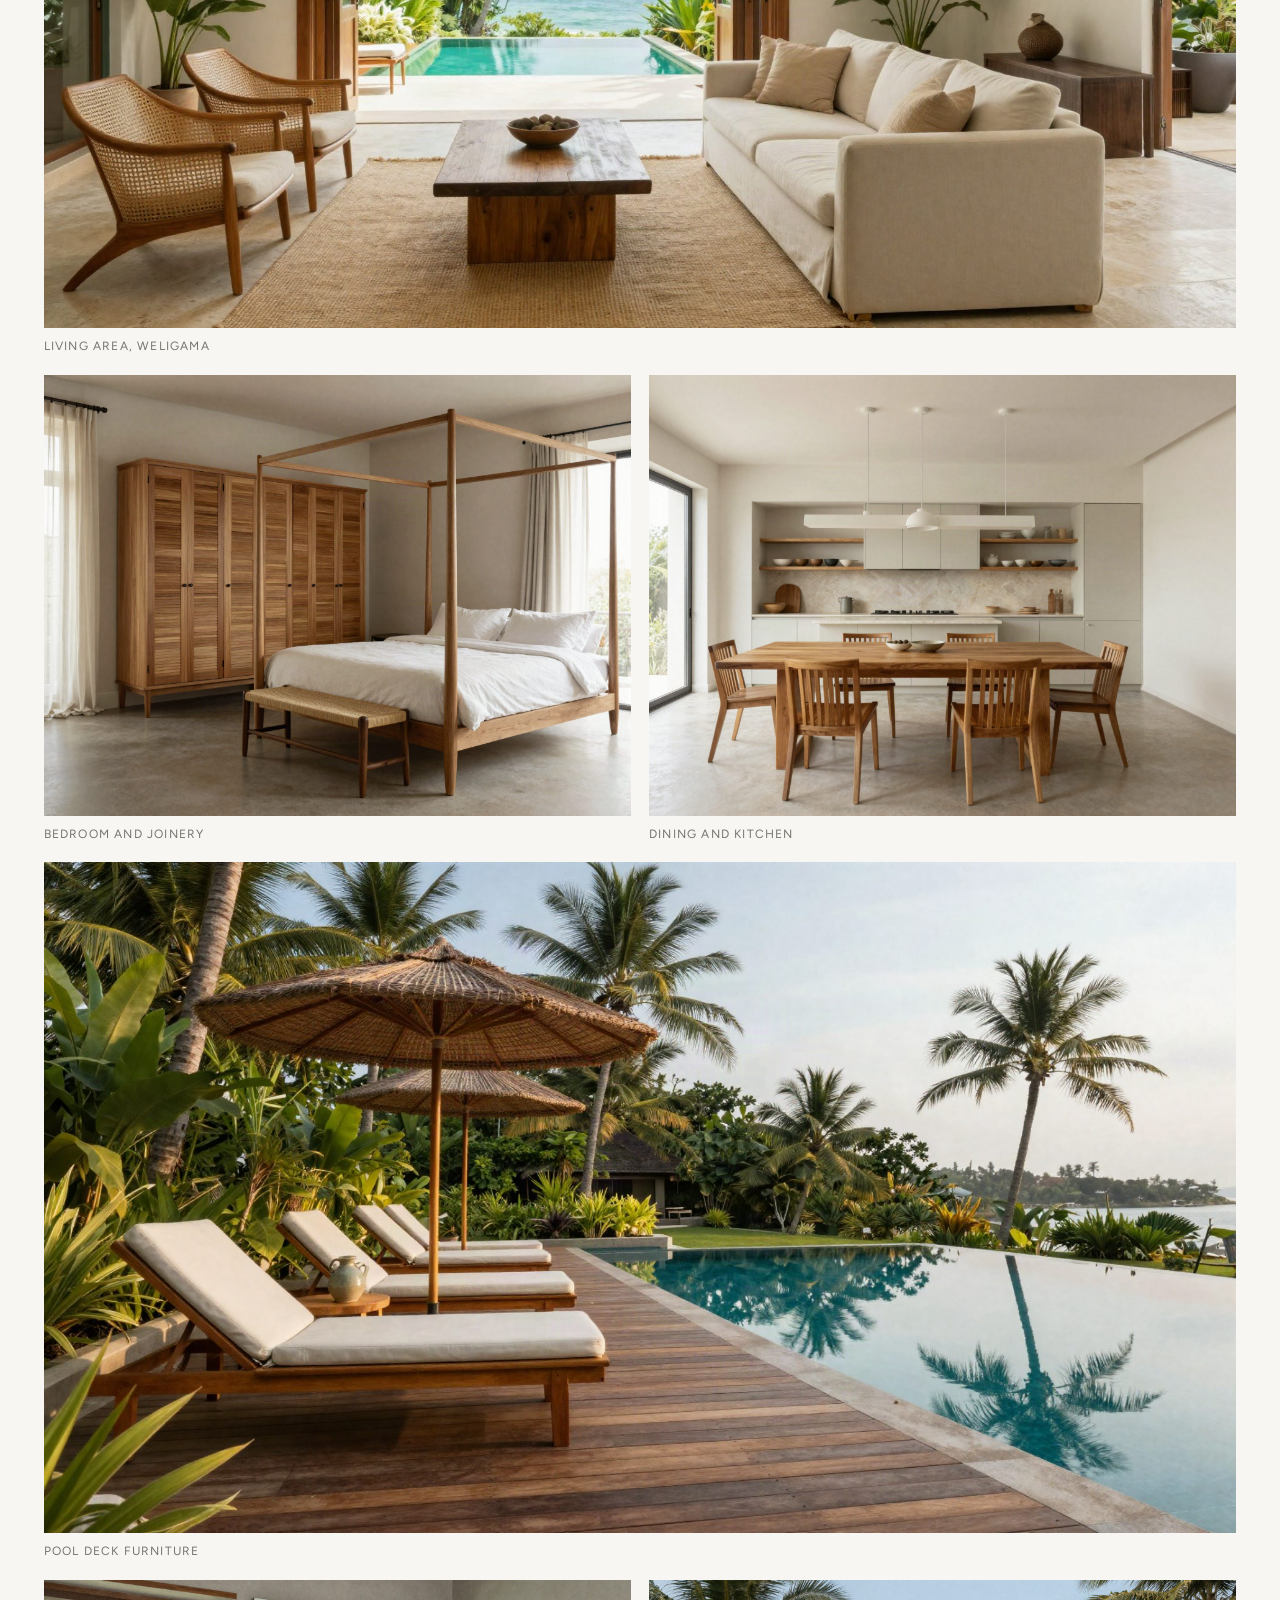
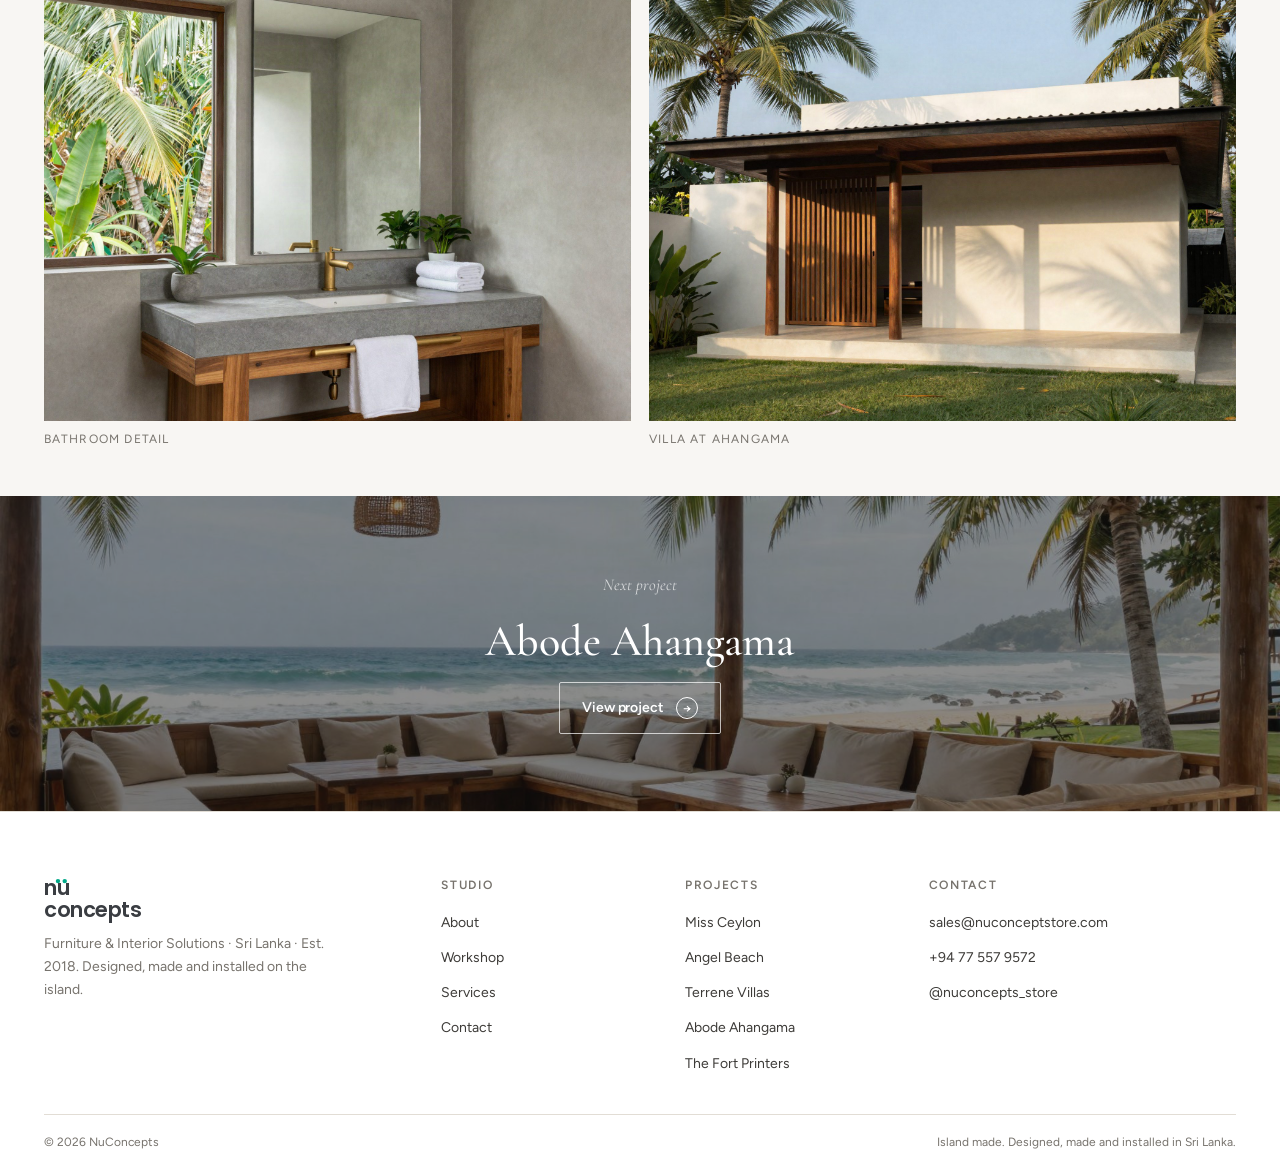
<file: projects/terrene-villas.html>
<!doctype html>
<html lang="en">
<head>
<meta charset="utf-8">
<script>document.documentElement.classList.add('js');</script>
<script>
/* Flags broken images before any <img> is parsed, so no error event is missed.
   A "complete && naturalWidth === 0" sweep cannot be used instead: Chrome
   reports exactly that for lazy images it has merely deferred. */
document.addEventListener('error', function (e) {
  var t = e.target;
  if (t && t.tagName === 'IMG') t.setAttribute('data-img-error', '1');
}, true);
</script>
<script>
/* Preview-only noindex, so it never follows the build to nuconceptstore.com. */
if (location.hostname.endsWith('github.io')) {
  document.head.insertAdjacentHTML('beforeend', '<meta name="robots" content="noindex,nofollow">');
}
</script>
<meta name="viewport" content="width=device-width, initial-scale=1">
<title>Terrene Villas — Private Villas, Weligama & Ahangama | NuConcepts</title>
<meta name="description" content="Two private villas on the south coast, furnished as a single coherent scheme across both sites. Interior design and bespoke furniture by NuConcepts, Sri Lanka.">
<meta name="theme-color" content="#F8F6F3">
<link rel="canonical" href="https://nuconceptstore.com/projects/terrene-villas.html">
<link rel="icon" href="../assets/favicon.svg" type="image/svg+xml">

<meta property="og:type" content="article">
<meta property="og:title" content="Terrene Villas — Private Villas, Weligama & Ahangama | NuConcepts">
<meta property="og:description" content="Two private villas on the south coast, furnished as a single coherent scheme across both sites.">
<meta property="og:url" content="https://nuconceptstore.com/projects/terrene-villas.html">
<meta property="og:image" content="https://nuconceptstore.com/assets/images/projects/terrene-villas-hero.jpg">
<meta name="twitter:card" content="summary_large_image">

<link rel="preconnect" href="https://fonts.googleapis.com">
<link rel="preconnect" href="https://fonts.gstatic.com" crossorigin>
<link href="https://fonts.googleapis.com/css2?family=Cormorant+Garamond:ital,wght@0,400;0,500;0,600;1,400;1,500&family=Figtree:wght@300;400;500;600;700&family=Poppins:wght@500;600;700&display=swap" rel="stylesheet">
<link rel="stylesheet" href="../style.css">

<script type="application/ld+json">
{
  "@context": "https://schema.org",
  "@type": "CreativeWork",
  "name": "Terrene Villas",
  "about": "Private Villas interior project in Weligama & Ahangama, Sri Lanka",
  "dateCreated": "2023",
  "url": "https://nuconceptstore.com/projects/terrene-villas.html",
  "creator": { "@type": "Organization", "name": "NuConcepts", "url": "https://nuconceptstore.com/" }
}
</script>
</head>

<body class="project-page hero-header">
<a class="skip-link" href="#main">Skip to content</a>
<div class="progress" aria-hidden="true"></div>

<header class="site-header">
  <div class="wrap header-inner">
    <a class="site-logo" href="../index.html" aria-label="NuConcepts — home">
      <svg class="logo" viewBox="0 0 232 104" role="img" aria-label="nu concepts">
        <text class="logo-a" x="0" y="46">nu</text>
        <circle class="logo-dot" cx="33" cy="12" r="5.2"/>
        <circle class="logo-dot" cx="49" cy="12" r="5.2"/>
        <text class="logo-b" x="0" y="96">concepts</text>
      </svg>
    </a>

    <nav class="main-nav" aria-label="Primary">
      <div class="has-sub">
        <a href="../index.html#services" aria-haspopup="true" aria-expanded="false">Services <i aria-hidden="true">&#9662;</i></a>
        <div class="sub">
          <a href="../index.html#services">Interior Design</a>
          <a href="../index.html#services">Bespoke Manufacturing</a>
          <a href="../index.html#services">Full Supply &amp; Install</a>
          <a href="../index.html#services">Imported Products</a>
          <a href="../index.html#services">Hospitality Fit-Out</a>
        </div>
      </div>
      <a href="../index.html#about">Our Story</a>
      <a href="../index.html#create">Create With Us</a>
      <a href="../index.html#work">Projects</a>
      <a href="../index.html#contact">Contact</a>
    </nav>

    <div class="header-actions">
      <button class="icon-btn" id="searchOpen" aria-label="Search" aria-expanded="false">
        <svg viewBox="0 0 24 24" fill="none" stroke="currentColor" stroke-width="1.7"><circle cx="11" cy="11" r="6.5"/><path d="M16 16l4.5 4.5"/></svg>
      </button>
      <a class="icon-btn" href="https://instagram.com/nuconcepts_store" target="_blank" rel="noopener" aria-label="Instagram">
        <svg viewBox="0 0 24 24" fill="none" stroke="currentColor" stroke-width="1.7"><rect x="3.5" y="3.5" width="17" height="17" rx="5"/><circle cx="12" cy="12" r="3.9"/><circle cx="17.1" cy="6.9" r="1" fill="currentColor" stroke="none"/></svg>
      </a>
      <a class="icon-btn" href="tel:+94775579572" aria-label="Call the studio">
        <svg viewBox="0 0 24 24" fill="none" stroke="currentColor" stroke-width="1.7"><path d="M5 3.5h3.2l1.6 4-2 1.4a12 12 0 0 0 5.3 5.3l1.4-2 4 1.6V18a2.5 2.5 0 0 1-2.7 2.5A16.5 16.5 0 0 1 3.5 6.2 2.5 2.5 0 0 1 5 3.5z"/></svg>
      </a>
      <button class="menu-toggle" aria-label="Menu" aria-expanded="false" aria-controls="nav-overlay">
        <i></i><i></i><i></i>
      </button>
    </div>
  </div>
</header>

<div class="search-panel" id="searchPanel" aria-hidden="true" role="dialog" aria-label="Search">
  <div class="wrap search-inner">
    <label class="sr-only" for="searchInput">Search this site</label>
    <input id="searchInput" type="search" placeholder="What can we help you find?" autocomplete="off">
    <button class="icon-btn" id="searchClose" aria-label="Close search">
      <svg viewBox="0 0 24 24" fill="none" stroke="currentColor" stroke-width="1.7"><path d="M6 6l12 12M18 6L6 18"/></svg>
    </button>
    <ul class="search-results" id="searchResults"></ul>
  </div>
</div>

<div class="nav-overlay" id="nav-overlay" aria-hidden="true">
  <a class="big" href="../index.html#services">Services</a>
  <a class="big" href="../index.html#about">Our Story</a>
  <a class="big" href="../index.html#create">Create With Us</a>
  <a class="big" href="../index.html#work">Projects</a>
  <a class="big" href="../index.html#contact">Contact</a>
  <div class="nav-overlay-foot">
    <a href="mailto:sales@nuconceptstore.com">sales@nuconceptstore.com</a>
    <a href="tel:+94775579572">+94 77 557 9572</a>
    <a href="https://instagram.com/nuconcepts_store" target="_blank" rel="noopener">Instagram</a>
  </div>
</div>

<main id="main">

<section class="p-hero">
  <div class="hero-bg" data-parallax="0.12">
    <img src="../assets/images/projects/terrene-villas-hero.jpg" alt="Terrene Villas — private villas interior in Weligama & Ahangama, Sri Lanka" fetchpriority="high">
  </div>
  <div class="wrap" data-reveal="fade">
    <h1>Terrene Villas</h1>
    <div class="p-meta">
      <div><span>Type</span><b>Private Villas</b></div>
      <div><span>Location</span><b>Weligama &amp; Ahangama</b></div>
      <div><span>Year</span><b>2023</b></div>
      <div><span>Studio</span><b class="brand">NuConcepts</b></div>
    </div>
  </div>
</section>

<section class="section">
  <div class="wrap">
    <p class="crumbs"><a href="../index.html">Home</a> / <a href="../index.html#work">Work</a> / Terrene Villas</p>
    <div class="p-intro">
      <div data-reveal>
        <h2>One scheme, two coastlines.</h2>
        <div class="specs">
          <div><h4>Scope</h4><p>Bedrooms, living and dining, outdoor and pool areas</p></div>
          <div><h4>Services</h4><p>Interior design · Bespoke furniture · Multi-site logistics</p></div>
          <div><h4>Location</h4><p>Weligama &amp; Ahangama, Sri Lanka</p></div>
          <div><h4>Completed</h4><p>2023</p></div>
        </div>
      </div>
      <div class="body" data-reveal style="--d:120ms">
        <p>Terrene runs villas at Weligama and Ahangama. The work here was to give both a shared identity without making them feel like the same building — a common language of timber, rattan and off-white plaster, resolved differently against each site.</p>
        <p>Interiors, bedroom and living furniture, dining and outdoor pieces were designed together and manufactured in one production run, which kept the finishes matched across both properties.</p>
        <p>Working on two sites at once also meant one delivery and installation programme, sequenced so neither villa sat half-furnished through a booking window.</p>
      </div>
    </div>
  </div>
</section>

<section class="section section--tight">
  <div class="wrap">
    <div class="gallery">
      <figure data-reveal="fade">
        <div class="media zoom">
          <img loading="lazy" src="../assets/images/projects/terrene-villas-01.jpg" alt="Terrene Villas — living area, weligama">
        </div>
        <figcaption>Living area, Weligama</figcaption>
      </figure>
      <figure data-reveal="fade">
        <div class="media zoom">
          <img loading="lazy" src="../assets/images/projects/terrene-villas-02.jpg" alt="Terrene Villas — bedroom and joinery">
        </div>
        <figcaption>Bedroom and joinery</figcaption>
      </figure>
      <figure data-reveal="fade">
        <div class="media zoom">
          <img loading="lazy" src="../assets/images/projects/terrene-villas-03.jpg" alt="Terrene Villas — dining and kitchen">
        </div>
        <figcaption>Dining and kitchen</figcaption>
      </figure>
      <figure data-reveal="fade">
        <div class="media zoom">
          <img loading="lazy" src="../assets/images/projects/terrene-villas-04.jpg" alt="Terrene Villas — pool deck furniture">
        </div>
        <figcaption>Pool deck furniture</figcaption>
      </figure>
      <figure data-reveal="fade">
        <div class="media zoom">
          <img loading="lazy" src="../assets/images/projects/terrene-villas-05.jpg" alt="Terrene Villas — bathroom detail">
        </div>
        <figcaption>Bathroom detail</figcaption>
      </figure>
      <figure data-reveal="fade">
        <div class="media zoom">
          <img loading="lazy" src="../assets/images/projects/terrene-villas-06.jpg" alt="Terrene Villas — villa at ahangama">
        </div>
        <figcaption>Villa at Ahangama</figcaption>
      </figure>
    </div>
  </div>
</section>

<a class="next-project" href="abode-ahangama.html">
  <div class="media"><img loading="lazy" src="../assets/images/projects/abode-ahangama-hero.jpg" alt="Abode Ahangama interior project"></div>
  <div class="inner wrap">
    <p class="kicker" style="color:rgba(255,255,255,.7);font-family:var(--serif);font-style:italic">Next project</p>
    <h2>Abode Ahangama</h2>
    <span class="btn btn--onphoto">View project <span class="btn__ico" aria-hidden="true">&rarr;</span></span>
  </div>
</a>

</main>

<div class="lightbox" aria-hidden="true" role="dialog" aria-label="Terrene Villas gallery">
  <button class="lb-btn lightbox-close" aria-label="Close gallery"><span aria-hidden="true">&#10005;</span></button>
  <div class="lightbox-stage"></div>
  <div class="lightbox-bar wrap">
    <span class="caption"></span>
    <span class="lightbox-nav">
      <button class="lb-btn lb-prev" aria-label="Previous image"><span aria-hidden="true">&larr;</span></button>
      <button class="lb-btn lb-next" aria-label="Next image"><span aria-hidden="true">&rarr;</span></button>
    </span>
  </div>
</div>

<footer class="site-footer">
  <div class="wrap">
    <div class="foot-grid">
      <div class="foot-about">
        <span class="site-logo site-logo--foot"><svg class="logo" viewBox="0 0 232 104" role="img" aria-label="nu concepts">
        <text class="logo-a" x="0" y="46">nu</text>
        <circle class="logo-dot" cx="33" cy="12" r="5.2"/>
        <circle class="logo-dot" cx="49" cy="12" r="5.2"/>
        <text class="logo-b" x="0" y="96">concepts</text>
      </svg></span>
        <p>Furniture &amp; Interior Solutions &middot; Sri Lanka &middot; Est. 2018.
           Designed, made and installed on the island.</p>
      </div>
      <div>
        <h4>Studio</h4>
        <ul>
          <li><a href="../index.html#about">About</a></li>
          <li><a href="../index.html#film">Workshop</a></li>
          <li><a href="../index.html#services">Services</a></li>
          <li><a href="../index.html#contact">Contact</a></li>
        </ul>
      </div>
      <div>
        <h4>Projects</h4>
        <ul>
          <li><a href="miss-ceylon.html">Miss Ceylon</a></li>
          <li><a href="angel-beach.html">Angel Beach</a></li>
          <li><a href="terrene-villas.html">Terrene Villas</a></li>
          <li><a href="abode-ahangama.html">Abode Ahangama</a></li>
          <li><a href="the-fort-printers.html">The Fort Printers</a></li>
        </ul>
      </div>
      <div>
        <h4>Contact</h4>
        <ul>
          <li><a href="mailto:sales@nuconceptstore.com">sales@nuconceptstore.com</a></li>
          <li><a href="tel:+94775579572">+94 77 557 9572</a></li>
          <li><a href="https://instagram.com/nuconcepts_store" target="_blank" rel="noopener">@nuconcepts_store</a></li>
        </ul>
      </div>
    </div>
    <div class="foot-bottom">
      <span>&copy; <span data-year>2026</span> NuConcepts</span>
      <span>Island made. Designed, made and installed in Sri Lanka.</span>
    </div>
  </div>
</footer>

<button class="to-top" aria-label="Back to top"><span aria-hidden="true">&uarr;</span></button>

<script src="../site.js" defer></script>
</body>
</html>
</file>
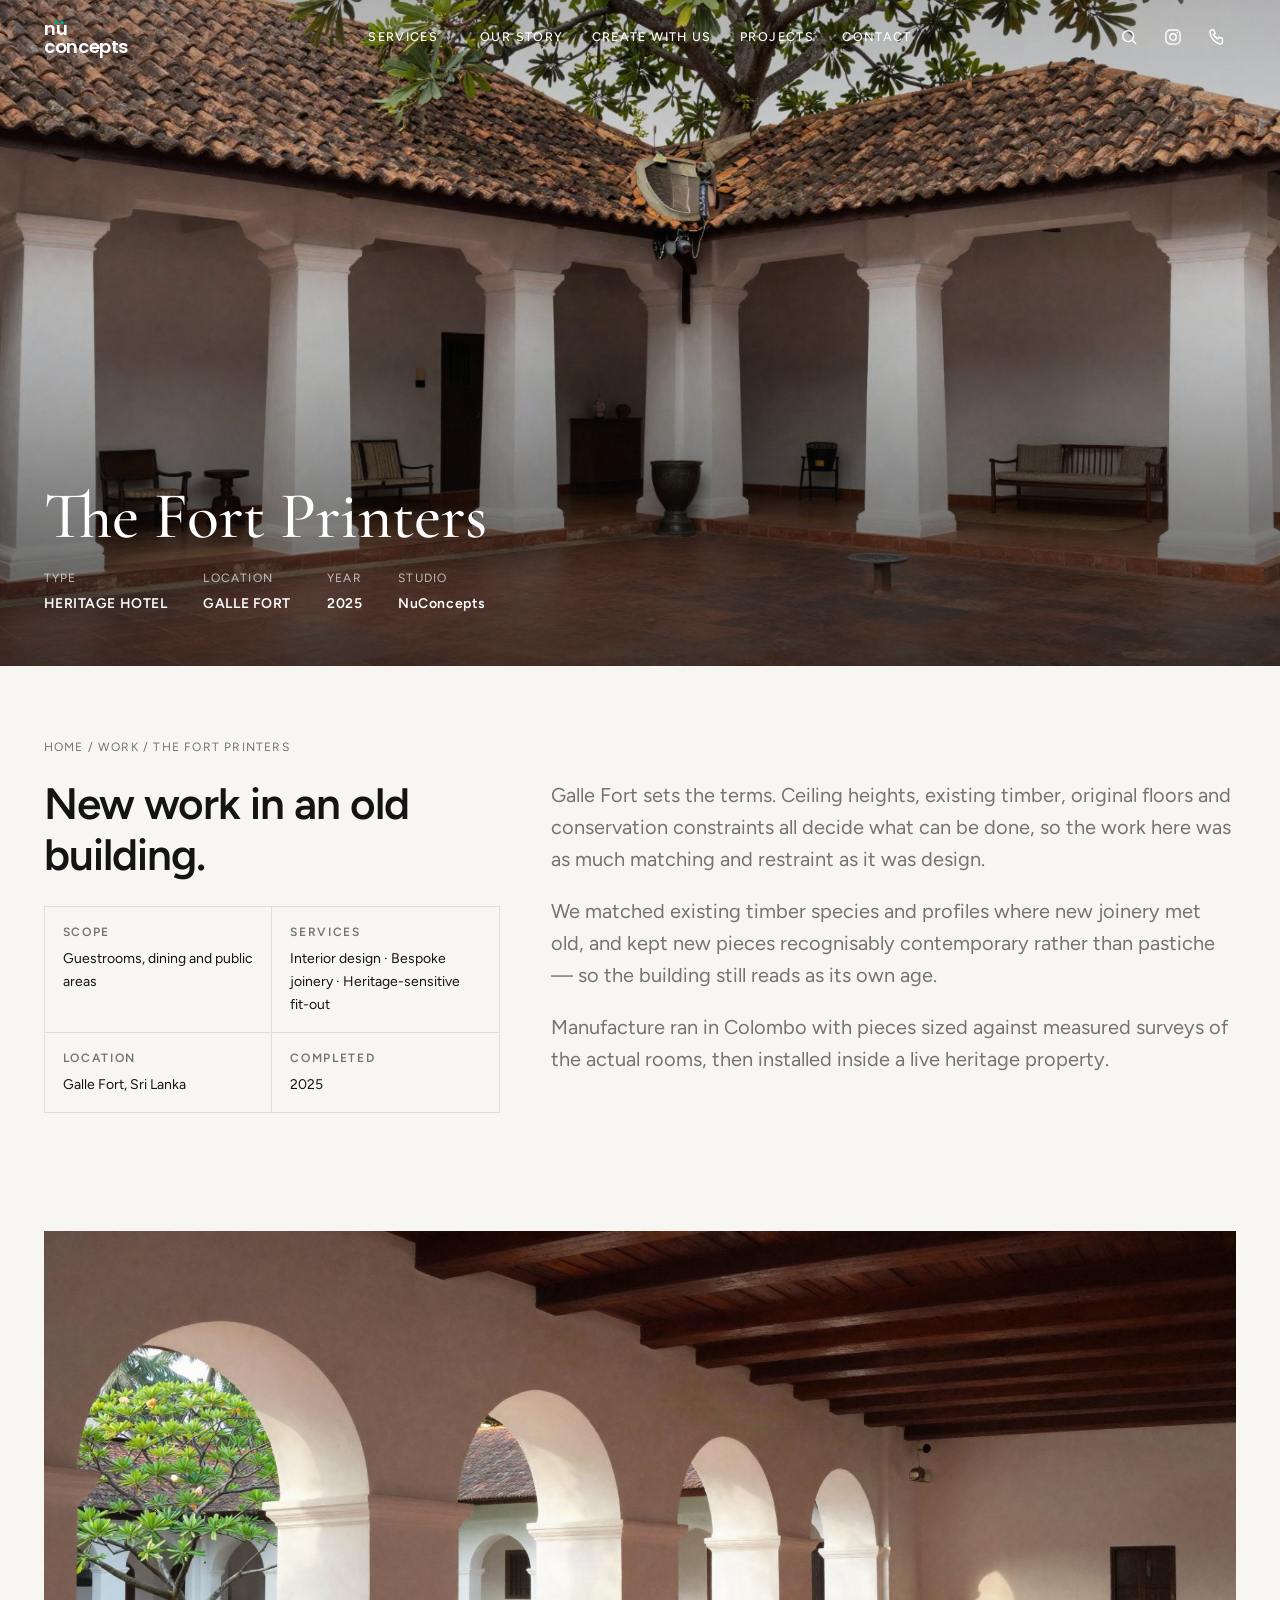
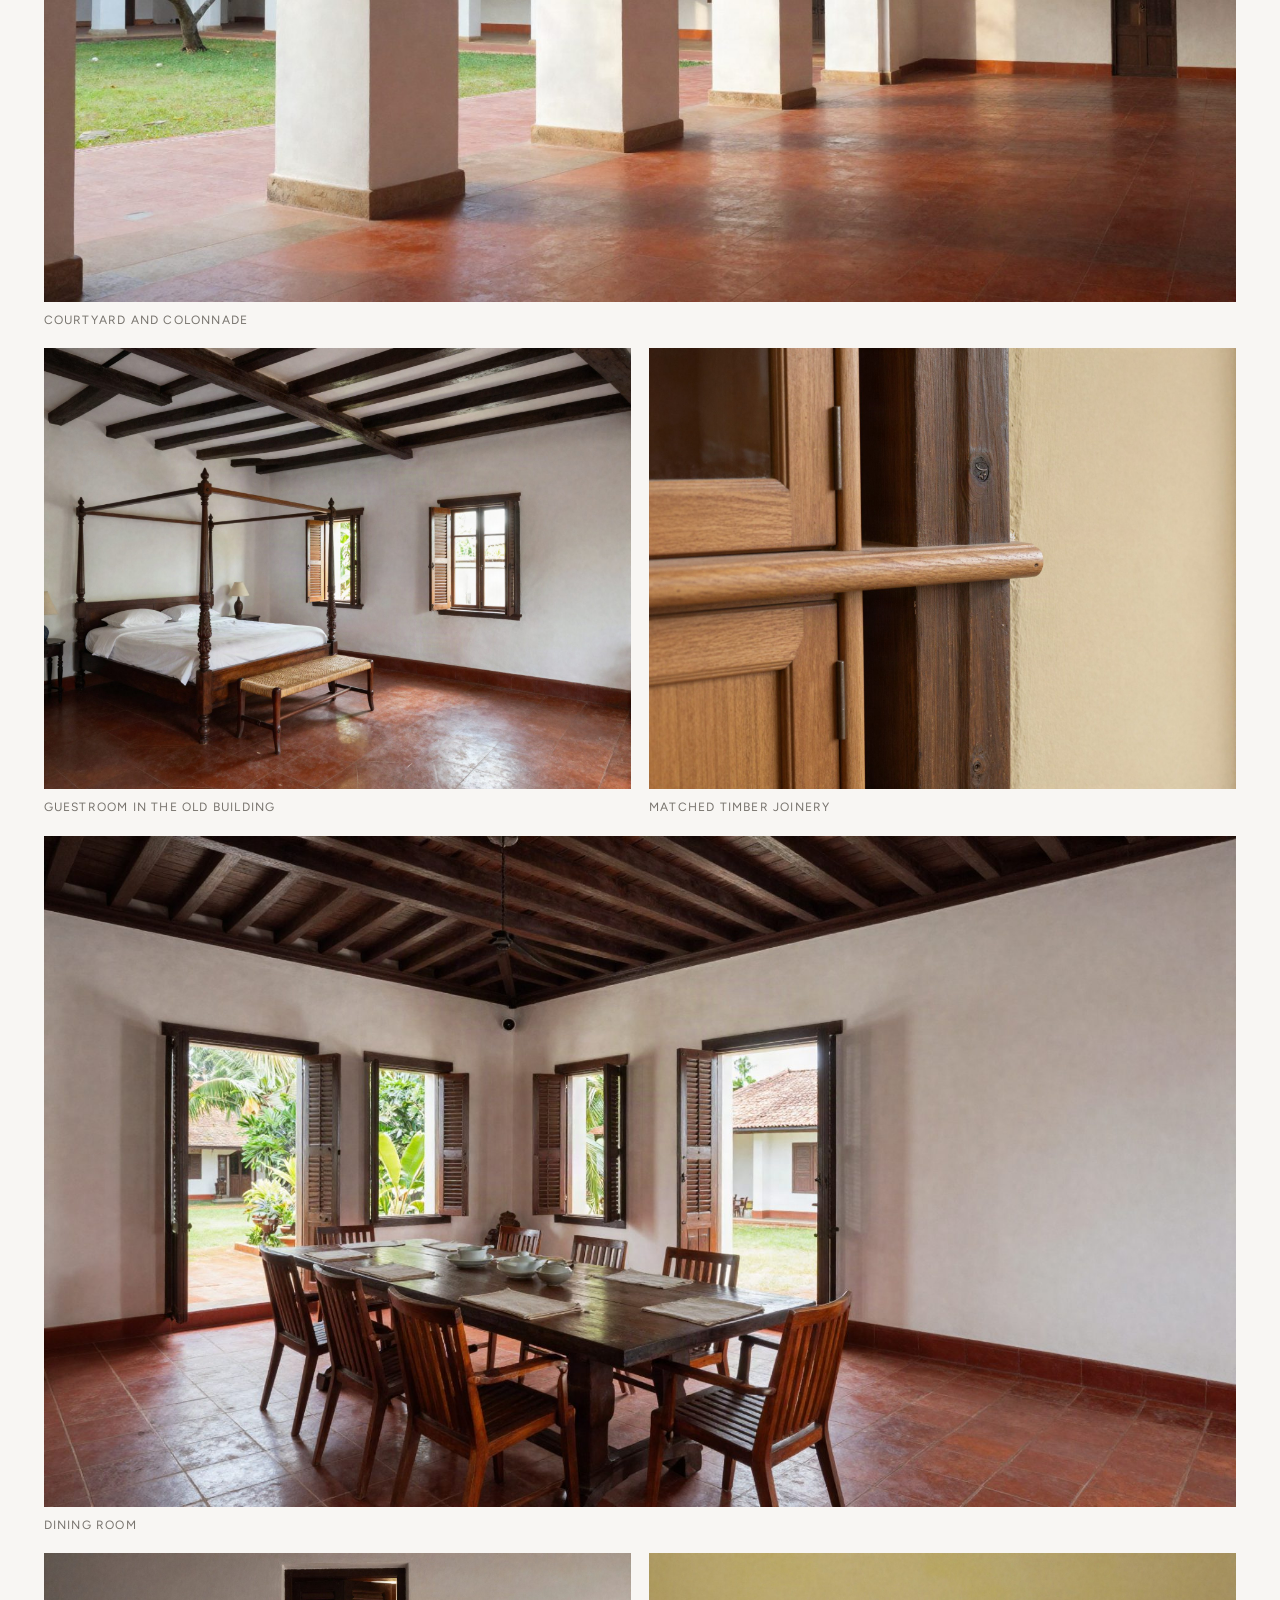
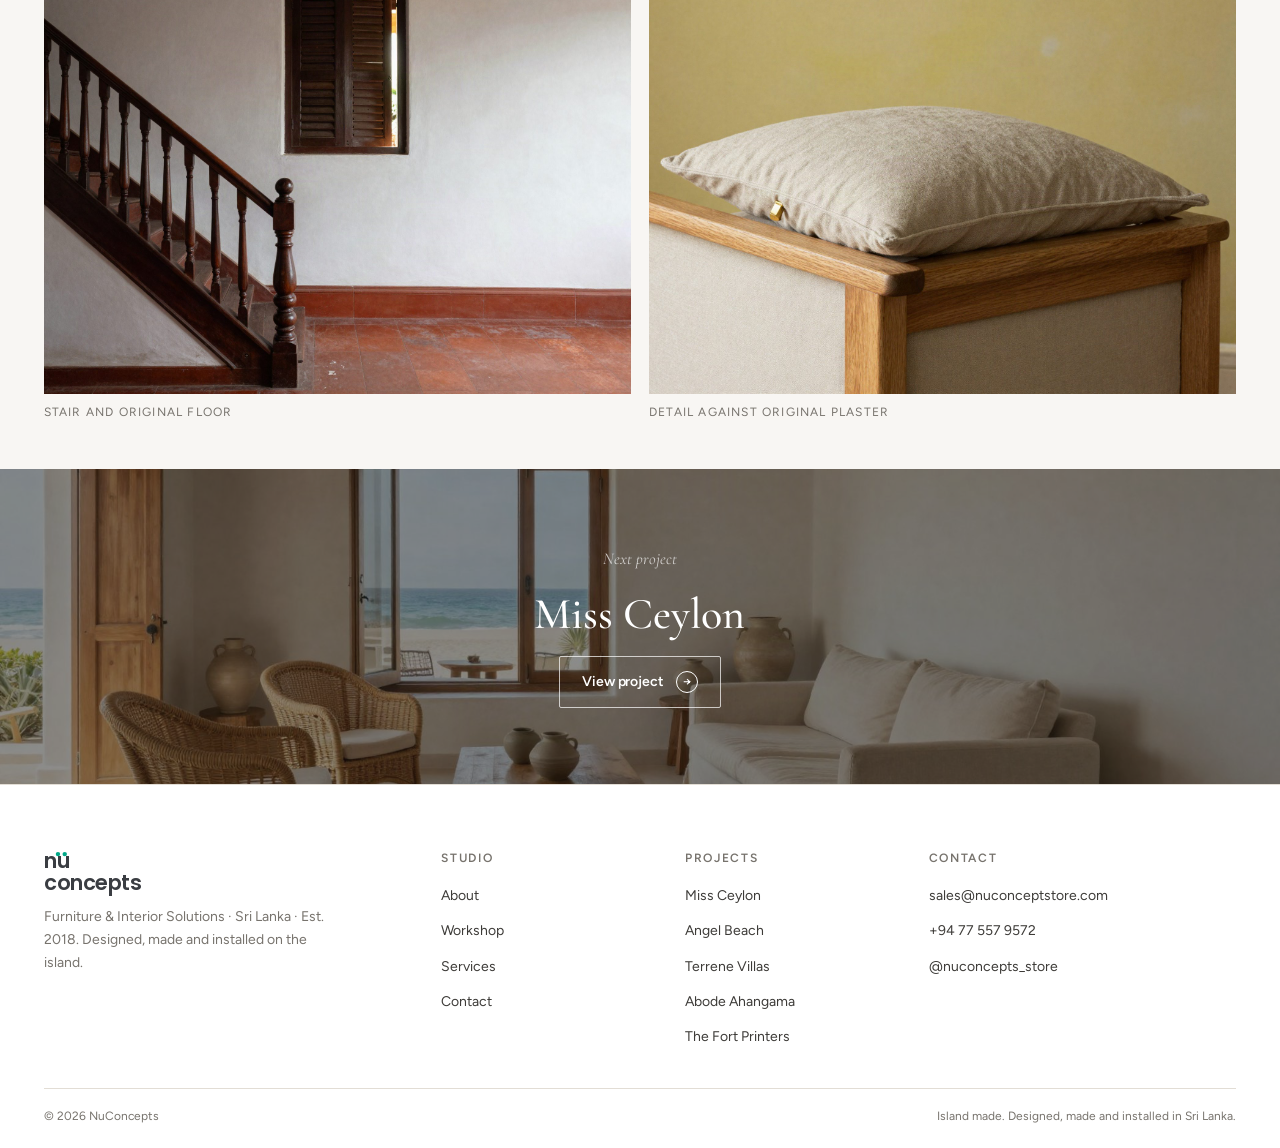
<file: projects/the-fort-printers.html>
<!doctype html>
<html lang="en">
<head>
<meta charset="utf-8">
<script>document.documentElement.classList.add('js');</script>
<script>
/* Flags broken images before any <img> is parsed, so no error event is missed.
   A "complete && naturalWidth === 0" sweep cannot be used instead: Chrome
   reports exactly that for lazy images it has merely deferred. */
document.addEventListener('error', function (e) {
  var t = e.target;
  if (t && t.tagName === 'IMG') t.setAttribute('data-img-error', '1');
}, true);
</script>
<script>
/* Preview-only noindex, so it never follows the build to nuconceptstore.com. */
if (location.hostname.endsWith('github.io')) {
  document.head.insertAdjacentHTML('beforeend', '<meta name="robots" content="noindex,nofollow">');
}
</script>
<meta name="viewport" content="width=device-width, initial-scale=1">
<title>The Fort Printers — Heritage Hotel, Galle Fort | NuConcepts</title>
<meta name="description" content="A heritage hotel inside Galle Fort, where new work had to sit beside the original building without imitating it. Interior design and bespoke furniture by NuConcepts, Sri Lanka.">
<meta name="theme-color" content="#F8F6F3">
<link rel="canonical" href="https://nuconceptstore.com/projects/the-fort-printers.html">
<link rel="icon" href="../assets/favicon.svg" type="image/svg+xml">

<meta property="og:type" content="article">
<meta property="og:title" content="The Fort Printers — Heritage Hotel, Galle Fort | NuConcepts">
<meta property="og:description" content="A heritage hotel inside Galle Fort, where new work had to sit beside the original building without imitating it.">
<meta property="og:url" content="https://nuconceptstore.com/projects/the-fort-printers.html">
<meta property="og:image" content="https://nuconceptstore.com/assets/images/projects/the-fort-printers-hero.jpg">
<meta name="twitter:card" content="summary_large_image">

<link rel="preconnect" href="https://fonts.googleapis.com">
<link rel="preconnect" href="https://fonts.gstatic.com" crossorigin>
<link href="https://fonts.googleapis.com/css2?family=Cormorant+Garamond:ital,wght@0,400;0,500;0,600;1,400;1,500&family=Figtree:wght@300;400;500;600;700&family=Poppins:wght@500;600;700&display=swap" rel="stylesheet">
<link rel="stylesheet" href="../style.css">

<script type="application/ld+json">
{
  "@context": "https://schema.org",
  "@type": "CreativeWork",
  "name": "The Fort Printers",
  "about": "Heritage Hotel interior project in Galle Fort, Sri Lanka",
  "dateCreated": "2025",
  "url": "https://nuconceptstore.com/projects/the-fort-printers.html",
  "creator": { "@type": "Organization", "name": "NuConcepts", "url": "https://nuconceptstore.com/" }
}
</script>
</head>

<body class="project-page hero-header">
<a class="skip-link" href="#main">Skip to content</a>
<div class="progress" aria-hidden="true"></div>

<header class="site-header">
  <div class="wrap header-inner">
    <a class="site-logo" href="../index.html" aria-label="NuConcepts — home">
      <svg class="logo" viewBox="0 0 232 104" role="img" aria-label="nu concepts">
        <text class="logo-a" x="0" y="46">nu</text>
        <circle class="logo-dot" cx="33" cy="12" r="5.2"/>
        <circle class="logo-dot" cx="49" cy="12" r="5.2"/>
        <text class="logo-b" x="0" y="96">concepts</text>
      </svg>
    </a>

    <nav class="main-nav" aria-label="Primary">
      <div class="has-sub">
        <a href="../index.html#services" aria-haspopup="true" aria-expanded="false">Services <i aria-hidden="true">&#9662;</i></a>
        <div class="sub">
          <a href="../index.html#services">Interior Design</a>
          <a href="../index.html#services">Bespoke Manufacturing</a>
          <a href="../index.html#services">Full Supply &amp; Install</a>
          <a href="../index.html#services">Imported Products</a>
          <a href="../index.html#services">Hospitality Fit-Out</a>
        </div>
      </div>
      <a href="../index.html#about">Our Story</a>
      <a href="../index.html#create">Create With Us</a>
      <a href="../index.html#work">Projects</a>
      <a href="../index.html#contact">Contact</a>
    </nav>

    <div class="header-actions">
      <button class="icon-btn" id="searchOpen" aria-label="Search" aria-expanded="false">
        <svg viewBox="0 0 24 24" fill="none" stroke="currentColor" stroke-width="1.7"><circle cx="11" cy="11" r="6.5"/><path d="M16 16l4.5 4.5"/></svg>
      </button>
      <a class="icon-btn" href="https://instagram.com/nuconcepts_store" target="_blank" rel="noopener" aria-label="Instagram">
        <svg viewBox="0 0 24 24" fill="none" stroke="currentColor" stroke-width="1.7"><rect x="3.5" y="3.5" width="17" height="17" rx="5"/><circle cx="12" cy="12" r="3.9"/><circle cx="17.1" cy="6.9" r="1" fill="currentColor" stroke="none"/></svg>
      </a>
      <a class="icon-btn" href="tel:+94775579572" aria-label="Call the studio">
        <svg viewBox="0 0 24 24" fill="none" stroke="currentColor" stroke-width="1.7"><path d="M5 3.5h3.2l1.6 4-2 1.4a12 12 0 0 0 5.3 5.3l1.4-2 4 1.6V18a2.5 2.5 0 0 1-2.7 2.5A16.5 16.5 0 0 1 3.5 6.2 2.5 2.5 0 0 1 5 3.5z"/></svg>
      </a>
      <button class="menu-toggle" aria-label="Menu" aria-expanded="false" aria-controls="nav-overlay">
        <i></i><i></i><i></i>
      </button>
    </div>
  </div>
</header>

<div class="search-panel" id="searchPanel" aria-hidden="true" role="dialog" aria-label="Search">
  <div class="wrap search-inner">
    <label class="sr-only" for="searchInput">Search this site</label>
    <input id="searchInput" type="search" placeholder="What can we help you find?" autocomplete="off">
    <button class="icon-btn" id="searchClose" aria-label="Close search">
      <svg viewBox="0 0 24 24" fill="none" stroke="currentColor" stroke-width="1.7"><path d="M6 6l12 12M18 6L6 18"/></svg>
    </button>
    <ul class="search-results" id="searchResults"></ul>
  </div>
</div>

<div class="nav-overlay" id="nav-overlay" aria-hidden="true">
  <a class="big" href="../index.html#services">Services</a>
  <a class="big" href="../index.html#about">Our Story</a>
  <a class="big" href="../index.html#create">Create With Us</a>
  <a class="big" href="../index.html#work">Projects</a>
  <a class="big" href="../index.html#contact">Contact</a>
  <div class="nav-overlay-foot">
    <a href="mailto:sales@nuconceptstore.com">sales@nuconceptstore.com</a>
    <a href="tel:+94775579572">+94 77 557 9572</a>
    <a href="https://instagram.com/nuconcepts_store" target="_blank" rel="noopener">Instagram</a>
  </div>
</div>

<main id="main">

<section class="p-hero">
  <div class="hero-bg" data-parallax="0.12">
    <img src="../assets/images/projects/the-fort-printers-hero.jpg" alt="The Fort Printers — heritage hotel interior in Galle Fort, Sri Lanka" fetchpriority="high">
  </div>
  <div class="wrap" data-reveal="fade">
    <h1>The Fort Printers</h1>
    <div class="p-meta">
      <div><span>Type</span><b>Heritage Hotel</b></div>
      <div><span>Location</span><b>Galle Fort</b></div>
      <div><span>Year</span><b>2025</b></div>
      <div><span>Studio</span><b class="brand">NuConcepts</b></div>
    </div>
  </div>
</section>

<section class="section">
  <div class="wrap">
    <p class="crumbs"><a href="../index.html">Home</a> / <a href="../index.html#work">Work</a> / The Fort Printers</p>
    <div class="p-intro">
      <div data-reveal>
        <h2>New work in an old building.</h2>
        <div class="specs">
          <div><h4>Scope</h4><p>Guestrooms, dining and public areas</p></div>
          <div><h4>Services</h4><p>Interior design · Bespoke joinery · Heritage-sensitive fit-out</p></div>
          <div><h4>Location</h4><p>Galle Fort, Sri Lanka</p></div>
          <div><h4>Completed</h4><p>2025</p></div>
        </div>
      </div>
      <div class="body" data-reveal style="--d:120ms">
        <p>Galle Fort sets the terms. Ceiling heights, existing timber, original floors and conservation constraints all decide what can be done, so the work here was as much matching and restraint as it was design.</p>
        <p>We matched existing timber species and profiles where new joinery met old, and kept new pieces recognisably contemporary rather than pastiche — so the building still reads as its own age.</p>
        <p>Manufacture ran in Colombo with pieces sized against measured surveys of the actual rooms, then installed inside a live heritage property.</p>
      </div>
    </div>
  </div>
</section>

<section class="section section--tight">
  <div class="wrap">
    <div class="gallery">
      <figure data-reveal="fade">
        <div class="media zoom">
          <img loading="lazy" src="../assets/images/projects/the-fort-printers-01.jpg" alt="The Fort Printers — courtyard and colonnade">
        </div>
        <figcaption>Courtyard and colonnade</figcaption>
      </figure>
      <figure data-reveal="fade">
        <div class="media zoom">
          <img loading="lazy" src="../assets/images/projects/the-fort-printers-02.jpg" alt="The Fort Printers — guestroom in the old building">
        </div>
        <figcaption>Guestroom in the old building</figcaption>
      </figure>
      <figure data-reveal="fade">
        <div class="media zoom">
          <img loading="lazy" src="../assets/images/projects/the-fort-printers-03.jpg" alt="The Fort Printers — matched timber joinery">
        </div>
        <figcaption>Matched timber joinery</figcaption>
      </figure>
      <figure data-reveal="fade">
        <div class="media zoom">
          <img loading="lazy" src="../assets/images/projects/the-fort-printers-04.jpg" alt="The Fort Printers — dining room">
        </div>
        <figcaption>Dining room</figcaption>
      </figure>
      <figure data-reveal="fade">
        <div class="media zoom">
          <img loading="lazy" src="../assets/images/projects/the-fort-printers-05.jpg" alt="The Fort Printers — stair and original floor">
        </div>
        <figcaption>Stair and original floor</figcaption>
      </figure>
      <figure data-reveal="fade">
        <div class="media zoom">
          <img loading="lazy" src="../assets/images/projects/the-fort-printers-06.jpg" alt="The Fort Printers — detail against original plaster">
        </div>
        <figcaption>Detail against original plaster</figcaption>
      </figure>
    </div>
  </div>
</section>

<a class="next-project" href="miss-ceylon.html">
  <div class="media"><img loading="lazy" src="../assets/images/projects/miss-ceylon-hero.jpg" alt="Miss Ceylon interior project"></div>
  <div class="inner wrap">
    <p class="kicker" style="color:rgba(255,255,255,.7);font-family:var(--serif);font-style:italic">Next project</p>
    <h2>Miss Ceylon</h2>
    <span class="btn btn--onphoto">View project <span class="btn__ico" aria-hidden="true">&rarr;</span></span>
  </div>
</a>

</main>

<div class="lightbox" aria-hidden="true" role="dialog" aria-label="The Fort Printers gallery">
  <button class="lb-btn lightbox-close" aria-label="Close gallery"><span aria-hidden="true">&#10005;</span></button>
  <div class="lightbox-stage"></div>
  <div class="lightbox-bar wrap">
    <span class="caption"></span>
    <span class="lightbox-nav">
      <button class="lb-btn lb-prev" aria-label="Previous image"><span aria-hidden="true">&larr;</span></button>
      <button class="lb-btn lb-next" aria-label="Next image"><span aria-hidden="true">&rarr;</span></button>
    </span>
  </div>
</div>

<footer class="site-footer">
  <div class="wrap">
    <div class="foot-grid">
      <div class="foot-about">
        <span class="site-logo site-logo--foot"><svg class="logo" viewBox="0 0 232 104" role="img" aria-label="nu concepts">
        <text class="logo-a" x="0" y="46">nu</text>
        <circle class="logo-dot" cx="33" cy="12" r="5.2"/>
        <circle class="logo-dot" cx="49" cy="12" r="5.2"/>
        <text class="logo-b" x="0" y="96">concepts</text>
      </svg></span>
        <p>Furniture &amp; Interior Solutions &middot; Sri Lanka &middot; Est. 2018.
           Designed, made and installed on the island.</p>
      </div>
      <div>
        <h4>Studio</h4>
        <ul>
          <li><a href="../index.html#about">About</a></li>
          <li><a href="../index.html#film">Workshop</a></li>
          <li><a href="../index.html#services">Services</a></li>
          <li><a href="../index.html#contact">Contact</a></li>
        </ul>
      </div>
      <div>
        <h4>Projects</h4>
        <ul>
          <li><a href="miss-ceylon.html">Miss Ceylon</a></li>
          <li><a href="angel-beach.html">Angel Beach</a></li>
          <li><a href="terrene-villas.html">Terrene Villas</a></li>
          <li><a href="abode-ahangama.html">Abode Ahangama</a></li>
          <li><a href="the-fort-printers.html">The Fort Printers</a></li>
        </ul>
      </div>
      <div>
        <h4>Contact</h4>
        <ul>
          <li><a href="mailto:sales@nuconceptstore.com">sales@nuconceptstore.com</a></li>
          <li><a href="tel:+94775579572">+94 77 557 9572</a></li>
          <li><a href="https://instagram.com/nuconcepts_store" target="_blank" rel="noopener">@nuconcepts_store</a></li>
        </ul>
      </div>
    </div>
    <div class="foot-bottom">
      <span>&copy; <span data-year>2026</span> NuConcepts</span>
      <span>Island made. Designed, made and installed in Sri Lanka.</span>
    </div>
  </div>
</footer>

<button class="to-top" aria-label="Back to top"><span aria-hidden="true">&uarr;</span></button>

<script src="../site.js" defer></script>
</body>
</html>
</file>
<file: style.css>
/* ==========================================================================
   NuConcepts — Furniture & Interior Solutions, Sri Lanka
   Stylesheet v3.0 — rebuilt against the client's reference sites
   (boconcept.com, onlyandco.com)

   Type: Figtree carries structure (headings, nav, UI, body) the way BoConcept
   uses its grotesque; Cormorant Garamond is the accent voice — the hero line,
   project names, editorial card copy — the way onlyandco.com uses its serif.

    1. Tokens        6. Rails          11. Notes
    2. Base          7. Work           12. Text blocks
    3. Motion        8. Feature        13. Contact
    4. Header        9. Services       14. Footer
    5. Hero         10. Story          15. Project pages / Responsive
   ========================================================================== */

/* 1. TOKENS =============================================================== */
:root{
  --sand:#F8F6F3;          /* page ground */
  --stone:#EFECE7;         /* panel ground */
  --shell:#E6E2DB;         /* quiet fill */
  --white:#FFFFFF;
  --ink:#141414;
  --body:#3D3B38;
  --muted:#77736D;
  --line:#E2DDD5;
  --line-firm:#CFC8BE;
  --accent:#00A888;

  --max:1400px;
  --pad:clamp(18px,3.4vw,56px);
  --gutter:clamp(14px,1.4vw,22px);

  --sans:"Figtree","Helvetica Neue",Arial,sans-serif;
  --serif:"Cormorant Garamond",Georgia,"Times New Roman",serif;

  --t-xs:12px;
  --t-sm:14px;
  --t-base:clamp(15px,.28vw + 14px,16.5px);
  --t-lg:clamp(17px,.6vw + 15px,20px);
  --h3:clamp(18px,.7vw + 16px,22px);
  --h2:clamp(27px,2.2vw + 18px,44px);
  --h1:clamp(34px,4vw + 16px,66px);

  --ease:cubic-bezier(.22,1,.36,1);
  --dur:.45s;
  --header-h:74px;
}

/* 2. BASE ================================================================= */
*,*::before,*::after{box-sizing:border-box}
html{-webkit-text-size-adjust:100%}
html:focus-within{scroll-behavior:smooth}
body{
  margin:0;background:var(--sand);color:var(--body);
  font-family:var(--sans);font-size:var(--t-base);line-height:1.65;
  font-weight:400;-webkit-font-smoothing:antialiased;overflow-x:hidden;
}
body.is-locked{overflow:hidden}
img,svg,video{display:block;max-width:100%}
a{color:inherit;text-decoration:none}
button,input,textarea,select{font:inherit;color:inherit}
h1,h2,h3,h4{margin:0;color:var(--ink);font-weight:600;letter-spacing:-.022em}
h1{font-size:var(--h1);line-height:1.04}
h2{font-size:var(--h2);line-height:1.14}
h3{font-size:var(--h3);line-height:1.3}
p{margin:0 0 1em}
p:last-child{margin-bottom:0}
::selection{background:var(--ink);color:var(--sand)}
:focus-visible{outline:2px solid var(--ink);outline-offset:3px}

.wrap{width:min(var(--max),calc(100% - var(--pad)*2));margin-inline:auto}
.section{padding:clamp(52px,5.6vw,96px) 0}
.section--tight{padding:clamp(36px,3.6vw,60px) 0}
.section--stone{background:var(--stone)}
.section--white{background:var(--white)}
.sr-only{position:absolute;width:1px;height:1px;margin:-1px;overflow:hidden;clip:rect(0 0 0 0);white-space:nowrap}
.skip-link{position:absolute;left:-9999px;z-index:200;background:var(--ink);color:#fff;padding:12px 18px}
.skip-link:focus{left:12px;top:12px}

/* The serif is an accent voice, never the workhorse. */
.serif{font-family:var(--serif);font-weight:400;letter-spacing:.005em}
.lede{font-size:var(--t-lg);color:var(--muted);line-height:1.55}

/* Section heads — centred by default, like most of boconcept.com ---------- */
.head{max-width:62ch;margin:0 auto clamp(28px,3vw,48px);text-align:center}
.head--left{margin-left:0;margin-right:0;text-align:left;max-width:56ch}
.head .kicker{
  font-family:var(--serif);font-size:var(--t-lg);font-style:italic;
  color:var(--muted);margin-bottom:4px;
}
.eyebrow{
  font-size:var(--t-xs);letter-spacing:.14em;text-transform:uppercase;
  font-weight:600;color:var(--muted);margin:0 0 12px;
}
.head .lede{margin:14px auto 0;max-width:56ch}
.head--left .lede{margin-inline:0}

/* Buttons ---------------------------------------------------------------- */
.btn{
  display:inline-flex;align-items:center;gap:12px;
  padding:14px 22px;border:1px solid transparent;border-radius:2px;cursor:pointer;
  font-size:var(--t-sm);font-weight:600;letter-spacing:-.01em;line-height:1;
  transition:background var(--dur) var(--ease),color var(--dur) var(--ease),
             border-color var(--dur) var(--ease);
}
.btn__ico{
  width:22px;height:22px;border-radius:50%;border:1px solid currentColor;
  display:grid;place-items:center;font-size:11px;flex:none;
  transition:transform var(--dur) var(--ease);
}
.btn:hover .btn__ico{transform:translateX(3px)}
.btn--solid{background:var(--ink);color:var(--white)}
.btn--solid:hover{background:#000}
.btn--light{background:var(--white);color:var(--ink)}
.btn--light:hover{background:var(--sand)}
.btn--line{border-color:currentColor}
.btn--line:hover{background:var(--ink);border-color:var(--ink);color:var(--white)}
.btn--onphoto{border-color:rgba(255,255,255,.7);color:#fff}
.btn--onphoto:hover{background:#fff;border-color:#fff;color:var(--ink)}

.tlink{
  display:inline-flex;align-items:center;gap:9px;
  font-size:var(--t-sm);font-weight:600;color:var(--ink);
  border-bottom:1px solid var(--line-firm);padding-bottom:3px;
  transition:border-color var(--dur) var(--ease);
}
.tlink:hover{border-color:var(--ink)}
.tlink i{font-style:normal;transition:transform var(--dur) var(--ease)}
.tlink:hover i{transform:translateX(3px)}

/* 3. MOTION =============================================================== */
/* Every hidden state is scoped to .js so the page still reads with scripting
   off or broken, rather than rendering blank. */
.js [data-reveal]{
  opacity:0;transform:translateY(20px);
  transition:opacity .8s var(--ease),transform .8s var(--ease);
  transition-delay:var(--d,0ms);
}
.js [data-reveal="fade"]{transform:none}
.js [data-reveal].is-in{opacity:1;transform:none}

.media{position:relative;display:block;overflow:hidden;background:var(--shell)}
.media img{width:100%;height:100%;object-fit:cover}
/* Designed stand-in when a photograph has not been supplied yet. */
.media--empty{background:linear-gradient(150deg,#EAE5DC,#DED8CD 60%,#D3CCC0)}
.media--empty img{display:none}
/* A project whose own photography has not arrived yet. Workshop imagery,
   dimmed, with the status stated over it — so the card reads as deliberate
   without the picture passing for a photograph of the place itself. */
.media--pending::after{
  content:"";position:absolute;inset:0;z-index:1;
  background:linear-gradient(180deg,rgba(22,19,16,.12),rgba(22,19,16,.18) 52%,rgba(22,19,16,.74));
}
.media--pending::before{
  content:attr(data-label);position:absolute;z-index:2;left:0;right:0;bottom:0;
  padding:14px 16px;font-size:10px;letter-spacing:.18em;text-transform:uppercase;
  font-weight:600;color:rgba(255,255,255,.88);
}
.media--empty::before{
  content:attr(data-label);position:absolute;left:0;right:0;bottom:0;
  padding:14px 16px;font-size:10px;letter-spacing:.18em;text-transform:uppercase;
  font-weight:600;color:rgba(20,20,20,.38);
}
.zoom img{transition:transform 1.1s var(--ease)}
.zoom:hover img{transform:scale(1.04)}

.progress{
  position:fixed;top:0;left:0;z-index:80;height:2px;width:100%;
  transform:scaleX(0);transform-origin:left;background:var(--ink);
}
.to-top{
  position:fixed;right:20px;bottom:20px;z-index:55;width:42px;height:42px;border-radius:50%;
  background:var(--ink);color:#fff;border:0;cursor:pointer;display:grid;place-items:center;
  opacity:0;transform:translateY(12px);pointer-events:none;
  transition:opacity var(--dur) var(--ease),transform var(--dur) var(--ease);
}
.to-top.is-on{opacity:1;transform:none;pointer-events:auto}

/* 4. HEADER =============================================================== */
/* onlyandco.com's arrangement: a solid light bar with the wordmark left,
   uppercase tabs centred and utility icons right. */
/* Solid is the DEFAULT so a page without a dark hero can never hide the
   wordmark. Pages that open on a hero opt into the transparent overlay with
   .hero-header on <body>; forgetting it costs a plain bar, not an invisible
   logo. Everything in the bar inherits the header's colour so the two states
   stay in step. */
.site-header{
  position:fixed;z-index:70;inset:0 0 auto;
  background:var(--sand);border-bottom:1px solid var(--line);color:var(--ink);
  transition:transform .45s var(--ease),background .35s,color .35s,
             border-color .35s,box-shadow .35s;
}
.site-header.scrolled{box-shadow:0 1px 14px rgba(20,20,20,.06)}
body.hero-header .site-header:not(.scrolled){
  background:transparent;border-bottom-color:transparent;color:#fff;box-shadow:none;
}
.site-header.is-hidden{transform:translateY(-105%)}
.header-inner{
  display:grid;grid-template-columns:1fr auto 1fr;align-items:center;gap:24px;
  min-height:var(--header-h);
}

.site-logo{justify-self:start}

.main-nav{display:flex;align-items:center;gap:clamp(16px,2.2vw,38px);justify-self:center}
.main-nav a{
  position:relative;display:inline-block;padding:6px 0;
  font-size:12.5px;font-weight:500;letter-spacing:.11em;text-transform:uppercase;
  color:inherit;white-space:nowrap;
}
.main-nav a i{font-style:normal;font-size:9px;margin-left:3px;opacity:.6}
.main-nav a::after{
  content:"";position:absolute;left:0;right:0;bottom:0;height:1px;background:currentColor;
  transform:scaleX(0);transform-origin:right;transition:transform .35s var(--ease);
}
.main-nav a:hover::after,.main-nav a.is-active::after{transform:scaleX(1);transform-origin:left}

/* Services dropdown — the PRODUCTS menu in the reference */
.has-sub{position:relative}
.sub{
  position:absolute;top:100%;left:50%;transform:translate(-50%,6px);
  min-width:230px;padding:10px 0;background:var(--white);
  border:1px solid var(--line);box-shadow:0 12px 30px rgba(20,20,20,.08);
  opacity:0;visibility:hidden;transition:opacity .25s var(--ease),transform .25s var(--ease),visibility .25s;
}
.has-sub:hover .sub,.has-sub:focus-within .sub{opacity:1;visibility:visible;transform:translate(-50%,0)}
.sub a{
  display:block;padding:9px 20px;font-size:13px;letter-spacing:0;
  text-transform:none;font-weight:400;color:var(--body);
}
.sub a::after{display:none}
.sub a:hover{background:var(--stone);color:var(--ink)}

.header-actions{display:flex;justify-self:end;align-items:center;gap:6px}
.icon-btn{
  width:38px;height:38px;display:grid;place-items:center;border:0;border-radius:50%;
  background:none;color:inherit;cursor:pointer;
  transition:background var(--dur) var(--ease);
}
.icon-btn:hover{background:var(--stone)}
.site-header:not(.scrolled) .icon-btn:hover{background:rgba(255,255,255,.16)}
.icon-btn svg{width:20px;height:20px}

.menu-toggle{
  display:none;width:24px;height:16px;padding:0;position:relative;
  background:none;border:0;cursor:pointer;color:inherit;margin-left:4px;
}
.menu-toggle i{position:absolute;left:0;height:1.5px;width:100%;background:currentColor;transition:transform .4s var(--ease),opacity .3s}
.menu-toggle i:nth-child(1){top:1px}
.menu-toggle i:nth-child(2){top:7px}
.menu-toggle i:nth-child(3){top:13px}
body.nav-open .menu-toggle i:nth-child(1){transform:translateY(6px) rotate(45deg)}
body.nav-open .menu-toggle i:nth-child(2){opacity:0}
body.nav-open .menu-toggle i:nth-child(3){transform:translateY(-6px) rotate(-45deg)}

/* Search ----------------------------------------------------------------- */
.search-panel{
  position:fixed;z-index:69;left:0;right:0;top:var(--header-h);
  background:var(--white);border-bottom:1px solid var(--line);
  transform:translateY(-12px);opacity:0;visibility:hidden;
  transition:opacity .28s var(--ease),transform .28s var(--ease),visibility .28s;
  box-shadow:0 14px 30px rgba(20,20,20,.07);
}
body.search-open .search-panel{opacity:1;visibility:visible;transform:none}
.search-inner{display:grid;grid-template-columns:1fr auto;align-items:center;gap:12px;padding:18px 0 20px}
.search-inner input{
  border:0;border-bottom:1px solid var(--line-firm);background:none;
  padding:10px 2px;font-size:var(--t-lg);color:var(--ink);
}
.search-inner input:focus{outline:0;border-color:var(--ink)}
.search-results{grid-column:1/-1;list-style:none;margin:6px 0 0;padding:0;display:grid;gap:2px;max-height:46vh;overflow-y:auto}
.search-results li a{display:block;padding:10px 12px;border-radius:2px;color:var(--body)}
.search-results li a:hover,.search-results li a:focus-visible{background:var(--stone);color:var(--ink)}
.search-results .kind{display:block;font-size:11px;letter-spacing:.12em;text-transform:uppercase;color:var(--muted);margin-bottom:2px}
.search-results .empty{padding:10px 12px;color:var(--muted)}

.nav-overlay{
  position:fixed;inset:0;z-index:65;background:var(--ink);color:#fff;visibility:hidden;
  display:flex;flex-direction:column;justify-content:center;padding:96px var(--pad) 40px;
  clip-path:inset(0 0 100% 0);transition:clip-path .6s var(--ease);
}
body.nav-open .nav-overlay{clip-path:inset(0 0 0 0);visibility:visible}
.nav-overlay a.big{
  display:block;padding:7px 0;font-size:clamp(26px,6vw,44px);font-weight:500;
  letter-spacing:.02em;text-transform:uppercase;opacity:0;transform:translateY(18px);
  transition:opacity .45s var(--ease),transform .45s var(--ease);
}
body.nav-open .nav-overlay a.big{opacity:1;transform:none}
body.nav-open .nav-overlay a.big:nth-child(1){transition-delay:.1s}
body.nav-open .nav-overlay a.big:nth-child(2){transition-delay:.16s}
body.nav-open .nav-overlay a.big:nth-child(3){transition-delay:.22s}
body.nav-open .nav-overlay a.big:nth-child(4){transition-delay:.28s}
body.nav-open .nav-overlay a.big:nth-child(5){transition-delay:.34s}
.nav-overlay-foot{
  margin-top:auto;padding-top:28px;border-top:1px solid rgba(255,255,255,.18);
  display:flex;flex-wrap:wrap;gap:8px 26px;font-size:var(--t-sm);opacity:.75;
}

/* 5. HERO ================================================================= */
.hero{position:relative;min-height:100svh;display:flex;align-items:flex-end;overflow:hidden;background:var(--ink);color:#fff}
.hero-bg{position:absolute;inset:-6% 0 0;z-index:0}
.hero-bg img{width:100%;height:110%;object-fit:cover}
.hero-bg.media--empty::before{display:none}
.hero-video{position:absolute;inset:0;width:100%;height:110%;object-fit:cover;opacity:0;transition:opacity 1s var(--ease);pointer-events:none}
.hero-bg.video-on .hero-video{opacity:1}
.hero-bg.video-on img{opacity:0;transition:opacity 1s var(--ease)}
.hero::after{
  content:"";position:absolute;inset:0;z-index:1;
  background:linear-gradient(180deg,rgba(10,10,10,.30) 0%,rgba(10,10,10,.05) 36%,rgba(10,10,10,.62) 100%);
}
.hero-inner{position:relative;z-index:2;width:min(var(--max),calc(100% - var(--pad)*2));margin-inline:auto;padding:0 0 clamp(44px,6vw,88px)}
.hero-eyebrow{font-family:var(--serif);font-size:clamp(18px,1.6vw,24px);font-style:italic;margin-bottom:4px;color:rgba(255,255,255,.92)}
.hero h1{color:#fff;max-width:21ch;margin-bottom:16px}
.hero-lede{
  max-width:46ch;margin:0 0 28px;color:rgba(255,255,255,.9);
  font-size:var(--t-lg);line-height:1.55;
}
.hero-actions{display:flex;flex-wrap:wrap;gap:12px}
.cta-row{display:flex;flex-wrap:wrap;gap:12px;margin-top:28px}

/* 6. RAILS ================================================================ */
.rail{position:relative}
.rail-track{
  display:flex;gap:var(--gutter);list-style:none;margin:0;padding:0 0 4px;
  overflow-x:auto;scroll-snap-type:x mandatory;-webkit-overflow-scrolling:touch;scrollbar-width:none;
}
.rail-track::-webkit-scrollbar{display:none}
.rail-track > li{flex:0 0 clamp(200px,24vw,282px);scroll-snap-align:start}
.tile{display:block}
.tile .media{width:100%;aspect-ratio:3/4}
.tile__label{
  display:flex;align-items:center;justify-content:space-between;gap:10px;
  padding-top:12px;font-size:var(--t-base);font-weight:600;color:var(--ink);letter-spacing:-.015em;
}
.tile__label i{font-style:normal;opacity:0;transform:translateX(-5px);transition:opacity var(--dur) var(--ease),transform var(--dur) var(--ease)}
.tile:hover .tile__label i,.tile:focus-visible .tile__label i{opacity:1;transform:none}

.rail-foot{display:flex;align-items:center;gap:18px;margin-top:20px}
.rail-bar{flex:1;height:2px;background:var(--line);position:relative;overflow:hidden}
.rail-bar i{position:absolute;top:0;bottom:0;left:0;background:var(--ink);width:30%;transition:transform .2s linear}
.rail-btns{display:flex;gap:8px}
.rail-btn{
  width:38px;height:38px;border-radius:50%;border:1px solid var(--line-firm);
  background:transparent;color:var(--ink);cursor:pointer;display:grid;place-items:center;font-size:14px;
  transition:background var(--dur) var(--ease),border-color var(--dur),opacity var(--dur);
}
.rail-btn:hover{background:var(--ink);border-color:var(--ink);color:#fff}
.rail-btn[disabled]{opacity:.28;pointer-events:none}

/* 7. WORK ================================================================= */
.filters{display:flex;flex-wrap:wrap;gap:8px;margin-bottom:24px}
.filter{
  border:1px solid var(--line-firm);background:transparent;border-radius:2px;
  padding:9px 16px;font-size:var(--t-sm);font-weight:500;cursor:pointer;color:var(--body);
  transition:background var(--dur) var(--ease),color var(--dur),border-color var(--dur);
}
.filter:hover{border-color:var(--ink);color:var(--ink)}
.filter.is-on{background:var(--ink);border-color:var(--ink);color:#fff}

.work-grid{display:grid;grid-template-columns:repeat(3,1fr);gap:clamp(18px,2vw,32px)}
.work-card{display:block;transition:opacity var(--dur) var(--ease),filter var(--dur) var(--ease)}
.work-card.is-filtered{opacity:.16;filter:grayscale(1);pointer-events:none}
.work-card .media{width:100%;aspect-ratio:4/5}
.work-card h3{
  font-family:var(--serif);font-size:clamp(22px,1.6vw,28px);font-weight:500;
  letter-spacing:0;margin-top:16px;
}
.work-card__meta{
  font-size:var(--t-xs);letter-spacing:.1em;text-transform:uppercase;
  color:var(--muted);margin:5px 0 0;
}

/* 8. FEATURE ============================================================== */

/* 9. SERVICES ============================================================= */
.svc{border-top:1px solid var(--line)}
.svc-row{border-bottom:1px solid var(--line)}
.svc-head{
  display:grid;grid-template-columns:1fr auto;gap:20px;align-items:center;width:100%;
  padding:22px 0;background:none;border:0;text-align:left;cursor:pointer;color:var(--ink);
  transition:padding-left var(--dur) var(--ease);
}
.svc-row:hover .svc-head,.svc-row.is-open .svc-head{padding-left:8px}
.svc-head h3{font-size:clamp(20px,1.5vw,26px);font-weight:600}
.svc-head .plus{position:relative;width:16px;height:16px;flex:none}
.svc-head .plus::before,.svc-head .plus::after{
  content:"";position:absolute;left:0;right:0;top:50%;height:1.5px;background:currentColor;
  transition:transform .35s var(--ease);
}
.svc-head .plus::after{transform:rotate(90deg)}
.svc-row.is-open .plus::after{transform:rotate(0)}
.svc-body{display:grid;grid-template-rows:0fr;transition:grid-template-rows .45s var(--ease)}
.svc-row.is-open .svc-body{grid-template-rows:1fr}
.svc-body > div{overflow:hidden}
.svc-detail{display:grid;grid-template-columns:1.1fr .9fr;gap:clamp(18px,3vw,48px);padding-bottom:26px}
.svc-detail p{color:var(--muted);margin:0;max-width:54ch}
.svc-tags{display:flex;flex-wrap:wrap;gap:7px;align-content:flex-start}
.svc-tags span{border:1px solid var(--line);border-radius:2px;padding:6px 12px;font-size:var(--t-xs);color:var(--muted)}

/* Process */
.steps{display:grid;grid-template-columns:repeat(4,1fr);gap:clamp(18px,2vw,30px)}
.step{padding-top:18px;border-top:1px solid var(--line-firm)}
.step b{display:block;font-size:var(--t-xs);letter-spacing:.14em;color:var(--muted);font-weight:600}
.step h3{margin:8px 0 6px}
.step p{color:var(--muted);font-size:var(--t-sm);line-height:1.65}

/* 10. STORY =============================================================== */
.story-grid{display:grid;grid-template-columns:1.5fr 1fr;gap:var(--gutter);align-items:end;margin-top:clamp(24px,3vw,40px)}
.story-grid figure{margin:0}
.story-a .media{width:100%;aspect-ratio:16/10}
.story-b .media{width:100%;aspect-ratio:4/5}

/* 11. NOTES =============================================================== */
.notes{display:grid;grid-template-columns:repeat(3,1fr);gap:clamp(20px,2.4vw,36px)}
.note .media{width:100%;aspect-ratio:3/2;margin-bottom:15px}
/* .note p is 0-1-1, so these carry two classes or the body rule wins. */
.note .note-num{
  display:flex;align-items:center;gap:10px;margin:0 0 10px;
  font-family:var(--sans);font-size:var(--t-xs);letter-spacing:.12em;
  font-weight:600;color:var(--muted);
}
.note .note-num::after{content:"";height:1px;width:28px;background:var(--line-firm)}
.note h3{margin-bottom:3px}
.note .note-sub{
  font-family:var(--sans);font-size:var(--t-base);color:var(--muted);
  margin:0 0 13px;line-height:1.5;
}
.note p{font-family:var(--sans);font-size:var(--t-sm);line-height:1.65;color:var(--muted);margin:0}

/* Film band ------------------------------------------------------------- */
/* A facade: the still and the play button are all that load until someone
   actually asks for the video. */
.film{position:relative;overflow:hidden;background:var(--ink);color:#fff}
.film-bg{position:absolute;inset:0;width:100%;height:100%;object-fit:cover;z-index:0;opacity:1}
.film::after{
  content:"";position:absolute;inset:0;z-index:1;
  background:linear-gradient(90deg,rgba(10,10,10,.88),rgba(10,10,10,.42) 56%,rgba(10,10,10,.08));
}
.film-inner{
  position:relative;z-index:2;display:flex;align-items:center;justify-content:space-between;
  gap:34px;padding:clamp(66px,9vw,142px) 0;
}
.film-copy{max-width:min(58%,660px)}
.film-lede{
  max-width:54ch;margin:0 0 24px;color:rgba(255,255,255,.8);
  font-size:var(--t-lg);line-height:1.6;
}
.film .eyebrow{color:rgba(255,255,255,.72)}
.film h2{color:#fff;max-width:22ch;margin-bottom:18px}
.film .tlink{color:#fff;border-bottom-color:rgba(255,255,255,.45)}
.film .tlink:hover{border-bottom-color:#fff}
.film-play{
  flex:none;width:clamp(60px,6vw,84px);aspect-ratio:1;border-radius:50%;
  border:1px solid rgba(255,255,255,.7);background:rgba(255,255,255,.06);
  color:#fff;cursor:pointer;display:grid;place-items:center;
  transition:background var(--dur) var(--ease),transform var(--dur) var(--ease);
}
.film-play:hover{background:rgba(255,255,255,.2);transform:scale(1.06)}
.film-play svg{width:46%;height:46%}

.film-box{
  position:fixed;inset:0;z-index:90;display:grid;place-items:center;
  background:rgba(8,8,8,.93);padding:var(--pad);
  opacity:0;visibility:hidden;transition:opacity .3s var(--ease),visibility .3s;
}
.film-box.is-on{opacity:1;visibility:visible}
.film-frame{display:flex;max-width:100%}
.film-video{
  max-width:100%;max-height:min(86vh,960px);width:auto;height:auto;
  display:block;background:#000;
}
.film-close{
  position:absolute;top:16px;right:18px;width:42px;height:42px;border:0;border-radius:50%;
  background:rgba(255,255,255,.14);color:#fff;font-size:26px;line-height:1;cursor:pointer;
  transition:background var(--dur) var(--ease);
}
.film-close:hover{background:rgba(255,255,255,.28)}
@media (max-width:760px){
  .film-inner{flex-direction:column;align-items:flex-start;gap:24px}
}

/* 12. TEXT BLOCKS ========================================================= */
.prose{max-width:70ch;margin-inline:auto;text-align:center}
.prose p{color:var(--muted)}
.tagcloud{display:flex;flex-wrap:wrap;gap:7px;justify-content:center;margin-top:20px}
.tagcloud span{border:1px solid var(--line);border-radius:2px;padding:6px 12px;font-size:var(--t-xs);color:var(--muted)}

.faq{border-top:1px solid var(--line);max-width:80ch;margin-inline:auto}
.faq-item{border-bottom:1px solid var(--line)}
.faq-q{
  width:100%;display:flex;justify-content:space-between;align-items:center;gap:20px;
  padding:20px 0;background:none;border:0;cursor:pointer;text-align:left;
  font-size:var(--h3);font-weight:600;color:var(--ink);
}
.faq-q .plus{position:relative;width:15px;height:15px;flex:none}
.faq-q .plus::before,.faq-q .plus::after{content:"";position:absolute;left:0;right:0;top:50%;height:1.5px;background:currentColor;transition:transform .35s var(--ease)}
.faq-q .plus::after{transform:rotate(90deg)}
.faq-item.is-open .plus::after{transform:rotate(0)}
.faq-a{display:grid;grid-template-rows:0fr;transition:grid-template-rows .45s var(--ease)}
.faq-item.is-open .faq-a{grid-template-rows:1fr}
.faq-a > div{overflow:hidden}
.faq-a p{color:var(--muted);padding-bottom:22px;margin:0}

/* 13. CONTACT ============================================================= */
.contact-grid{display:grid;grid-template-columns:1.05fr .95fr;gap:clamp(28px,4vw,72px);align-items:start}
.form{display:grid;gap:10px}
.field{position:relative}
.field input,.field textarea,.field select{
  width:100%;background:var(--white);border:1px solid var(--line-firm);border-radius:2px;
  padding:24px 16px 10px;transition:border-color .25s,box-shadow .25s;
}
.field textarea{min-height:132px;resize:vertical}
.field label{
  position:absolute;left:17px;top:16px;font-size:var(--t-base);color:var(--muted);
  pointer-events:none;transform-origin:left top;transition:transform .24s var(--ease),color .24s;
}
.field input:focus,.field textarea:focus,.field select:focus{outline:0;border-color:var(--ink);box-shadow:0 0 0 1px var(--ink)}
.field input:focus + label,.field textarea:focus + label,
.field input:not(:placeholder-shown) + label,.field textarea:not(:placeholder-shown) + label,
.field select:focus + label,.field select.has-value + label{transform:translateY(-12px) scale(.75);color:var(--ink)}
.field select{appearance:none;cursor:pointer}
.field .chev{position:absolute;right:16px;top:50%;transform:translateY(-50%);pointer-events:none;color:var(--muted)}
.field.has-error input,.field.has-error textarea{border-color:#B4432E;box-shadow:0 0 0 1px #B4432E}
.field .err{display:none;color:#B4432E;font-size:var(--t-xs);padding:5px 2px 0}
.field.has-error .err{display:block}
.form-foot{display:flex;flex-wrap:wrap;gap:14px;align-items:center;margin-top:8px}
.form-note{font-size:var(--t-xs);color:var(--muted);max-width:34ch;line-height:1.5}
.form-status{display:none;font-size:var(--t-sm);padding:13px 15px;background:var(--stone);border-left:2px solid var(--ink);margin-top:6px}
.form-status.is-on{display:block}

.detail-list{display:grid;gap:1px;background:var(--line);border:1px solid var(--line)}
.detail-list div{background:var(--sand);padding:18px 20px}
.detail-list h4{font-size:var(--t-xs);letter-spacing:.14em;text-transform:uppercase;color:var(--muted);font-weight:600;margin:0 0 5px}
.detail-list a,.detail-list p{font-size:var(--t-lg);color:var(--ink);margin:0}
.detail-list a:hover{text-decoration:underline}

/* 14. FOOTER ============================================================== */

.site-footer{background:var(--white);padding:clamp(44px,5vw,76px) 0 22px;border-top:1px solid var(--line)}
.foot-grid{display:grid;grid-template-columns:1.4fr .8fr .8fr 1.2fr;gap:clamp(24px,3vw,52px)}
.foot-grid h4{font-size:var(--t-xs);letter-spacing:.14em;text-transform:uppercase;color:var(--muted);font-weight:600;margin:0 0 12px}
.foot-grid ul{list-style:none;margin:0;padding:0;display:grid;gap:8px}
.foot-grid li a{font-size:var(--t-sm);color:var(--body)}
.foot-grid li a:hover{color:var(--ink);text-decoration:underline}
.foot-about p{font-size:var(--t-sm);color:var(--muted);max-width:32ch;margin-top:12px}
.newsletter p{font-size:var(--t-sm);color:var(--muted);margin-bottom:12px}
.newsletter form{display:flex;gap:8px;flex-wrap:wrap}
.newsletter input{flex:1 1 150px;background:var(--white);border:1px solid var(--line-firm);border-radius:2px;padding:12px 14px;font-size:var(--t-sm)}
.newsletter input:focus{outline:0;border-color:var(--ink)}
.socials{display:flex;gap:8px;margin-top:16px}
.socials a{
  width:36px;height:36px;border-radius:50%;border:1px solid var(--line-firm);
  display:grid;place-items:center;color:var(--body);
  transition:background var(--dur) var(--ease),color var(--dur),border-color var(--dur);
}
.socials a:hover{background:var(--ink);border-color:var(--ink);color:#fff}
.socials svg{width:16px;height:16px}
.foot-bottom{
  display:flex;flex-wrap:wrap;justify-content:space-between;gap:10px 28px;
  border-top:1px solid var(--line);margin-top:clamp(28px,3vw,48px);padding-top:18px;
  font-size:var(--t-xs);color:var(--muted);
}

/* 15. PROJECT PAGES ======================================================= */
.p-hero{position:relative;min-height:74svh;display:flex;align-items:flex-end;overflow:hidden;background:var(--ink);color:#fff}
.p-hero .hero-bg{position:absolute;inset:-6% 0 0;z-index:0}
.p-hero::after{content:"";position:absolute;inset:0;z-index:1;background:linear-gradient(180deg,rgba(10,10,10,.3),rgba(10,10,10,.1) 40%,rgba(10,10,10,.7))}
.p-hero .wrap{position:relative;z-index:2;padding-bottom:clamp(34px,4vw,64px)}
.p-hero h1{color:#fff;font-family:var(--serif);font-weight:500;letter-spacing:0}
.p-meta{display:flex;flex-wrap:wrap;gap:10px 36px;margin-top:18px;font-size:var(--t-xs);letter-spacing:.1em;text-transform:uppercase}
.p-meta div{display:grid;gap:3px}
.p-meta span{opacity:.68}
.p-meta b{font-weight:600;font-size:var(--t-sm);letter-spacing:.04em}
.brand{text-transform:none;letter-spacing:0}
.crumbs{font-size:var(--t-xs);letter-spacing:.1em;text-transform:uppercase;color:var(--muted);margin-bottom:22px}
.crumbs a:hover{color:var(--ink)}
.p-intro{display:grid;grid-template-columns:1fr 1.5fr;gap:clamp(24px,4vw,64px)}
.p-intro .body{font-size:var(--t-lg);color:var(--muted);line-height:1.6}
.specs{display:grid;grid-template-columns:repeat(2,1fr);gap:1px;background:var(--line);border:1px solid var(--line);margin-top:26px}
.specs div{background:var(--sand);padding:16px 18px}
.specs h4{font-size:var(--t-xs);letter-spacing:.14em;text-transform:uppercase;color:var(--muted);font-weight:600;margin:0 0 4px}
.specs p{margin:0;font-size:var(--t-sm);color:var(--ink)}

.gallery{display:grid;grid-template-columns:repeat(6,1fr);gap:var(--gutter)}
.gallery figure{margin:0;grid-column:span 3}
.gallery figure:nth-child(3n+1){grid-column:span 6}
.gallery .media{aspect-ratio:4/3;cursor:pointer}
.gallery figure:nth-child(3n+1) .media{aspect-ratio:16/9}
.gallery figcaption{font-size:var(--t-xs);letter-spacing:.1em;text-transform:uppercase;color:var(--muted);padding-top:9px}

.next-project{display:block;position:relative;overflow:hidden;background:var(--ink);color:#fff}
.next-project .media{position:absolute;inset:0;opacity:.52;transition:opacity .5s}
.next-project:hover .media{opacity:.66}
.next-project .inner{position:relative;z-index:2;padding:clamp(48px,6vw,92px) 0;text-align:center}
.next-project h2{color:#fff;font-family:var(--serif);font-weight:500;letter-spacing:0;margin:8px 0 16px}

.lightbox{
  position:fixed;inset:0;z-index:9995;background:rgba(14,14,14,.96);
  display:grid;grid-template-rows:1fr auto;padding:52px 16px 20px;
  opacity:0;visibility:hidden;transition:opacity .35s var(--ease),visibility .35s;
}
.lightbox.is-on{opacity:1;visibility:visible}
.lightbox-stage{display:grid;place-items:center;overflow:hidden}
.lightbox-stage img{max-width:min(1200px,94vw);max-height:76vh;width:auto;object-fit:contain}
.lightbox-stage .media--empty{width:min(960px,92vw);aspect-ratio:16/9}
.lightbox-bar{display:flex;justify-content:space-between;align-items:center;gap:18px;color:#fff;padding-top:14px}
.lightbox-bar .caption{font-size:var(--t-xs);letter-spacing:.1em;text-transform:uppercase;opacity:.7}
.lb-btn{width:40px;height:40px;border-radius:50%;border:1px solid rgba(255,255,255,.3);background:none;color:#fff;cursor:pointer;display:grid;place-items:center;transition:background .3s}
.lb-btn:hover{background:rgba(255,255,255,.16)}
.lightbox-close{position:absolute;top:12px;right:14px}
.lightbox-nav{display:flex;gap:8px}

/* RESPONSIVE ============================================================== */
@media (max-width:1024px){
  .work-grid{grid-template-columns:repeat(2,1fr)}
  .steps{grid-template-columns:repeat(2,1fr);row-gap:28px}
  .notes{grid-template-columns:1fr;gap:30px}
  .foot-grid{grid-template-columns:1fr 1fr}
}
@media (max-width:900px){
  .main-nav{display:none}
  .menu-toggle{display:block}
  .hero{min-height:88svh}
  .contact-grid,.p-intro,.svc-detail,.story-grid{grid-template-columns:1fr}
  .story-b{display:none}
  .story-a .media{aspect-ratio:4/3}
  .gallery figure,.gallery figure:nth-child(n){grid-column:span 6}
  .gallery .media,.gallery figure:nth-child(3n+1) .media{aspect-ratio:4/3}
  .specs{grid-template-columns:1fr}
}
@media (max-width:620px){
  .work-grid{grid-template-columns:1fr}
  .work-card .media{aspect-ratio:4/3}
  .steps{grid-template-columns:1fr}
  .foot-grid{grid-template-columns:1fr}
}

@media (prefers-reduced-motion:reduce){
  html:focus-within{scroll-behavior:auto}
  *,*::before,*::after{animation-duration:.01ms !important;animation-iteration-count:1 !important;transition-duration:.01ms !important}
  .js [data-reveal]{opacity:1 !important;transform:none !important}
}
@media print{
  .site-header,.to-top,.progress,.nav-overlay{display:none !important}
  body{background:#fff}
  .js [data-reveal]{opacity:1 !important;transform:none !important}
}

/* ==========================================================================
   16. SIGN-UP
   Name + email, the pair onlyandco.com asks for. Works today by composing an
   email; set data-endpoint on the form to post to a real list provider.
   ========================================================================== */
.signup{display:grid;grid-template-columns:1fr 1fr;gap:clamp(24px,4vw,64px);align-items:center}
.signup-form{display:grid;gap:10px}
.signup-foot{display:flex;flex-wrap:wrap;gap:12px;align-items:center;margin-top:4px}
.signup-foot .form-note{margin:0}

/* Footer box: name and email side by side, button below. */
.foot-signup{display:grid;grid-template-columns:1fr 1fr;gap:8px}
.foot-signup .btn{grid-column:1/-1;justify-content:center}
.foot-signup .form-status{grid-column:1/-1;margin-top:0}
.foot-signup input[aria-invalid="true"]{border-color:#B4432E}

@media (max-width:900px){
  .signup{grid-template-columns:1fr}
}
@media (max-width:620px){
  .foot-signup{grid-template-columns:1fr}
}

/* ==========================================================================
   17. HERO LIGHTING
   The reference hero is a video of light moving over a product. Until a real
   clip is supplied, the still is given the same behaviour: the frame drifts
   very slowly while a warm highlight travels across it and the shadow side
   shifts against it. Both layers switch off the instant a video plays.
   ========================================================================== */
.hero-light,.hero-shade{position:absolute;inset:-35%;z-index:1;pointer-events:none;will-change:transform,opacity}
.hero-light{
  background:radial-gradient(58% 44% at 22% 28%,rgba(255,244,222,.42),transparent 68%);
  mix-blend-mode:soft-light;
  animation:heroSweep 17s ease-in-out infinite alternate;
}
.hero-shade{
  background:radial-gradient(95% 75% at 72% 82%,transparent 38%,rgba(8,9,12,.42));
  animation:heroShade 23s ease-in-out infinite alternate;
}
.hero-bg img{animation:heroDrift 30s ease-in-out infinite alternate}
.hero.video-on .hero-light,
.hero.video-on .hero-shade{opacity:0;transition:opacity 1s var(--ease)}
.hero.video-on .hero-bg img{animation:none}

@keyframes heroDrift{
  from{transform:scale(1.02) translate3d(0,0,0)}
  to{transform:scale(1.09) translate3d(-1.6%,-1.1%,0)}
}
@keyframes heroSweep{
  0%{transform:translate3d(-13%,-7%,0);opacity:.5}
  50%{opacity:1}
  100%{transform:translate3d(19%,9%,0);opacity:.45}
}
@keyframes heroShade{
  from{transform:translate3d(7%,3%,0)}
  to{transform:translate3d(-9%,-4%,0)}
}

/* Header responsive — the icons stay, only the tabs collapse. */
@media (max-width:1100px){
  .main-nav{gap:16px}
  .main-nav a{font-size:11.5px;letter-spacing:.08em}
}
@media (max-width:900px){
  .header-inner{grid-template-columns:auto 1fr;gap:12px}
  .main-nav{display:none}
  .menu-toggle{display:block}
  .header-actions{display:flex;justify-self:end}
}
@media (max-width:420px){
  .header-actions .icon-btn:nth-child(3){display:none}   /* phone lives in the menu */
}

/* ==========================================================================
   18. WORDMARK
   The real mark is a two-line lowercase geometric lockup, charcoal with green
   umlaut dots. Drawn as live text so it stays crisp at any size and recolours
   with the header; swap in the supplied file by replacing the <svg> with an
   <img src="assets/images/logo.svg">.
   ========================================================================== */
.site-logo .logo{height:38px;width:auto;display:block;overflow:visible}
.site-logo .logo text{
  font-family:"Poppins",var(--sans);font-weight:600;font-size:50px;
  letter-spacing:-.02em;fill:currentColor;
}
.site-logo--foot .logo text{fill:#3A3D42}
.site-logo .logo-dot{fill:var(--accent)}
.site-logo--foot .logo{height:44px}
@media (max-width:900px){ .site-logo .logo{height:32px} }

/* ==========================================================================
   19. CREATE WITH US
   ========================================================================== */
.c-intro{padding:calc(var(--header-h) + clamp(40px,6vw,92px)) 0 clamp(30px,4vw,56px);background:var(--sand)}
.c-intro .kicker{font-family:var(--serif);font-size:var(--t-lg);font-style:italic;color:var(--muted);margin-bottom:6px}
.c-intro h1{max-width:18ch;margin-bottom:20px}
.c-intro .lede{max-width:62ch}

/* Journey — a snake on desktop, a spine on mobile ------------------------- */
.journey{position:relative}
.journey-row{list-style:none;margin:0;padding:0;display:grid;grid-template-columns:repeat(4,1fr);gap:var(--gutter)}
.journey-row + .journey-row{margin-top:var(--gutter)}
/* second row runs back the other way, so the eye follows the path */
.journey-row--back{direction:rtl}
.journey-row--back > li{direction:ltr}
.journey a{
  display:block;height:100%;padding:18px 18px 20px;background:var(--white);
  border:1px solid var(--line);border-radius:2px;
  transition:border-color var(--dur) var(--ease),transform var(--dur) var(--ease);
}
.journey a:hover{border-color:var(--ink);transform:translateY(-2px)}
.journey a b{display:block;font-size:var(--t-xs);letter-spacing:.14em;color:var(--accent);font-weight:700;margin-bottom:6px}
.journey a span{display:block;font-size:var(--t-sm);font-weight:600;color:var(--ink);line-height:1.35}
/* the turn between the two rows */
.journey-turn{display:flex;justify-content:flex-end;padding:10px 0 0}
.journey-turn i{display:block;width:34px;height:34px;border-right:1px solid var(--line-firm);border-bottom:1px solid var(--line-firm);border-bottom-right-radius:2px}

/* Stages ----------------------------------------------------------------- */
.stages{display:grid;gap:clamp(34px,4.5vw,72px)}
.stage{display:grid;grid-template-columns:minmax(210px,.8fr) minmax(0,2fr);gap:clamp(18px,3vw,56px);
  padding-top:clamp(24px,3vw,40px);border-top:1px solid var(--line)}
.stage-num b{display:block;font-family:var(--serif);font-size:clamp(46px,5vw,76px);font-weight:500;line-height:1;color:var(--accent)}
.stage-num span{display:block;margin-top:8px;font-size:var(--t-xs);letter-spacing:.14em;text-transform:uppercase;color:var(--muted);font-weight:600}
.stage-body h3{font-size:clamp(20px,1.7vw,28px);margin-bottom:12px}
.stage-body p{color:var(--muted);max-width:62ch}
.stage-body .btn{margin-top:6px}
.stage-body .stage-close{font-family:var(--serif);font-size:var(--t-lg);color:var(--ink);margin-top:14px}

.chiplist{list-style:none;display:flex;flex-wrap:wrap;gap:7px;margin:0 0 14px;padding:0}
.chiplist li{border:1px solid var(--line-firm);border-radius:2px;padding:6px 12px;font-size:var(--t-xs);color:var(--body)}

/* The approval gate — deliberately the loudest thing on the page, because it
   is the reassurance the client asked to foreground. */
.approval{margin-top:18px;padding:18px 20px;background:var(--ink);color:#fff;border-left:4px solid var(--accent)}
.stage-body .approval-tag{font-size:var(--t-xs);letter-spacing:.18em;text-transform:uppercase;font-weight:700;color:var(--accent);margin-bottom:6px}
.stage-body .approval-line{color:#fff;margin:0;font-size:var(--t-lg);line-height:1.45;max-width:none}

.stage-gallery{display:grid;grid-template-columns:repeat(4,1fr);gap:10px;margin-top:18px}
.stage-gallery .media{width:100%;aspect-ratio:1/1}

/* Start form ------------------------------------------------------------- */
.start-form{max-width:860px;margin-inline:auto;display:grid;gap:10px}
.start-form .pair{display:grid;grid-template-columns:1fr 1fr;gap:10px}
.field-help{font-size:var(--t-xs);color:var(--muted);margin:-2px 0 6px}
.dropzone{border:1px dashed var(--line-firm);border-radius:2px;padding:18px;background:var(--white)}
.dropzone-label{display:block;cursor:pointer}
.dropzone-label b{display:block;font-size:var(--t-base);color:var(--ink)}
.dropzone-label span{display:block;font-size:var(--t-xs);color:var(--muted);margin-top:3px}
.dropzone input[type=file]{margin-top:12px;font-size:var(--t-sm);color:var(--body)}
.dropzone-note{font-size:var(--t-xs);color:var(--muted);margin:10px 0 0;line-height:1.5}
.start-foot{display:flex;flex-wrap:wrap;gap:10px;margin-top:6px}

@media (max-width:900px){
  /* one vertical spine, numbers down the left */
  .journey-row{grid-template-columns:1fr;gap:0}
  .journey-row--back{direction:ltr}
  .journey-row + .journey-row{margin-top:0}
  .journey-turn{display:none}
  .journey li{position:relative;padding-left:26px}
  .journey li::before{content:"";position:absolute;left:9px;top:0;bottom:0;width:1px;background:var(--line-firm)}
  .journey li:first-child::before{top:22px}
  .journey ol:last-child li:last-child::before{bottom:calc(100% - 22px)}
  .journey li::after{content:"";position:absolute;left:5px;top:19px;width:9px;height:9px;border-radius:50%;background:var(--accent)}
  .journey a{border:0;border-radius:0;background:none;padding:10px 0 14px}
  .journey a:hover{transform:none}
  .stage{grid-template-columns:1fr;gap:14px}
  .stage-num{display:flex;align-items:baseline;gap:12px}
  .stage-num b{font-size:40px}
  .stage-num span{margin-top:0}
  .stage-gallery{grid-template-columns:repeat(2,1fr)}
  .start-form .pair{grid-template-columns:1fr}
}

/* Homepage teaser for the Create With Us journey. Compact on purpose — the
   full path lives on that page, this is only a signpost. */
.miniflow{
  list-style:none;margin:0 auto clamp(26px,3vw,40px);padding:0;
  max-width:540px;text-align:left;
}
.miniflow li{
  display:flex;align-items:baseline;gap:18px;
  padding:13px 2px;border-top:1px solid var(--line);
  font-size:var(--t-sm);font-weight:500;color:var(--ink);line-height:1.4;
}
.miniflow li:last-child{border-bottom:1px solid var(--line)}
.miniflow li span{
  flex:none;min-width:2ch;font-size:var(--t-xs);letter-spacing:.12em;
  font-weight:700;color:var(--accent);
}
.miniflow-cta{text-align:center;margin:0}
</file>
